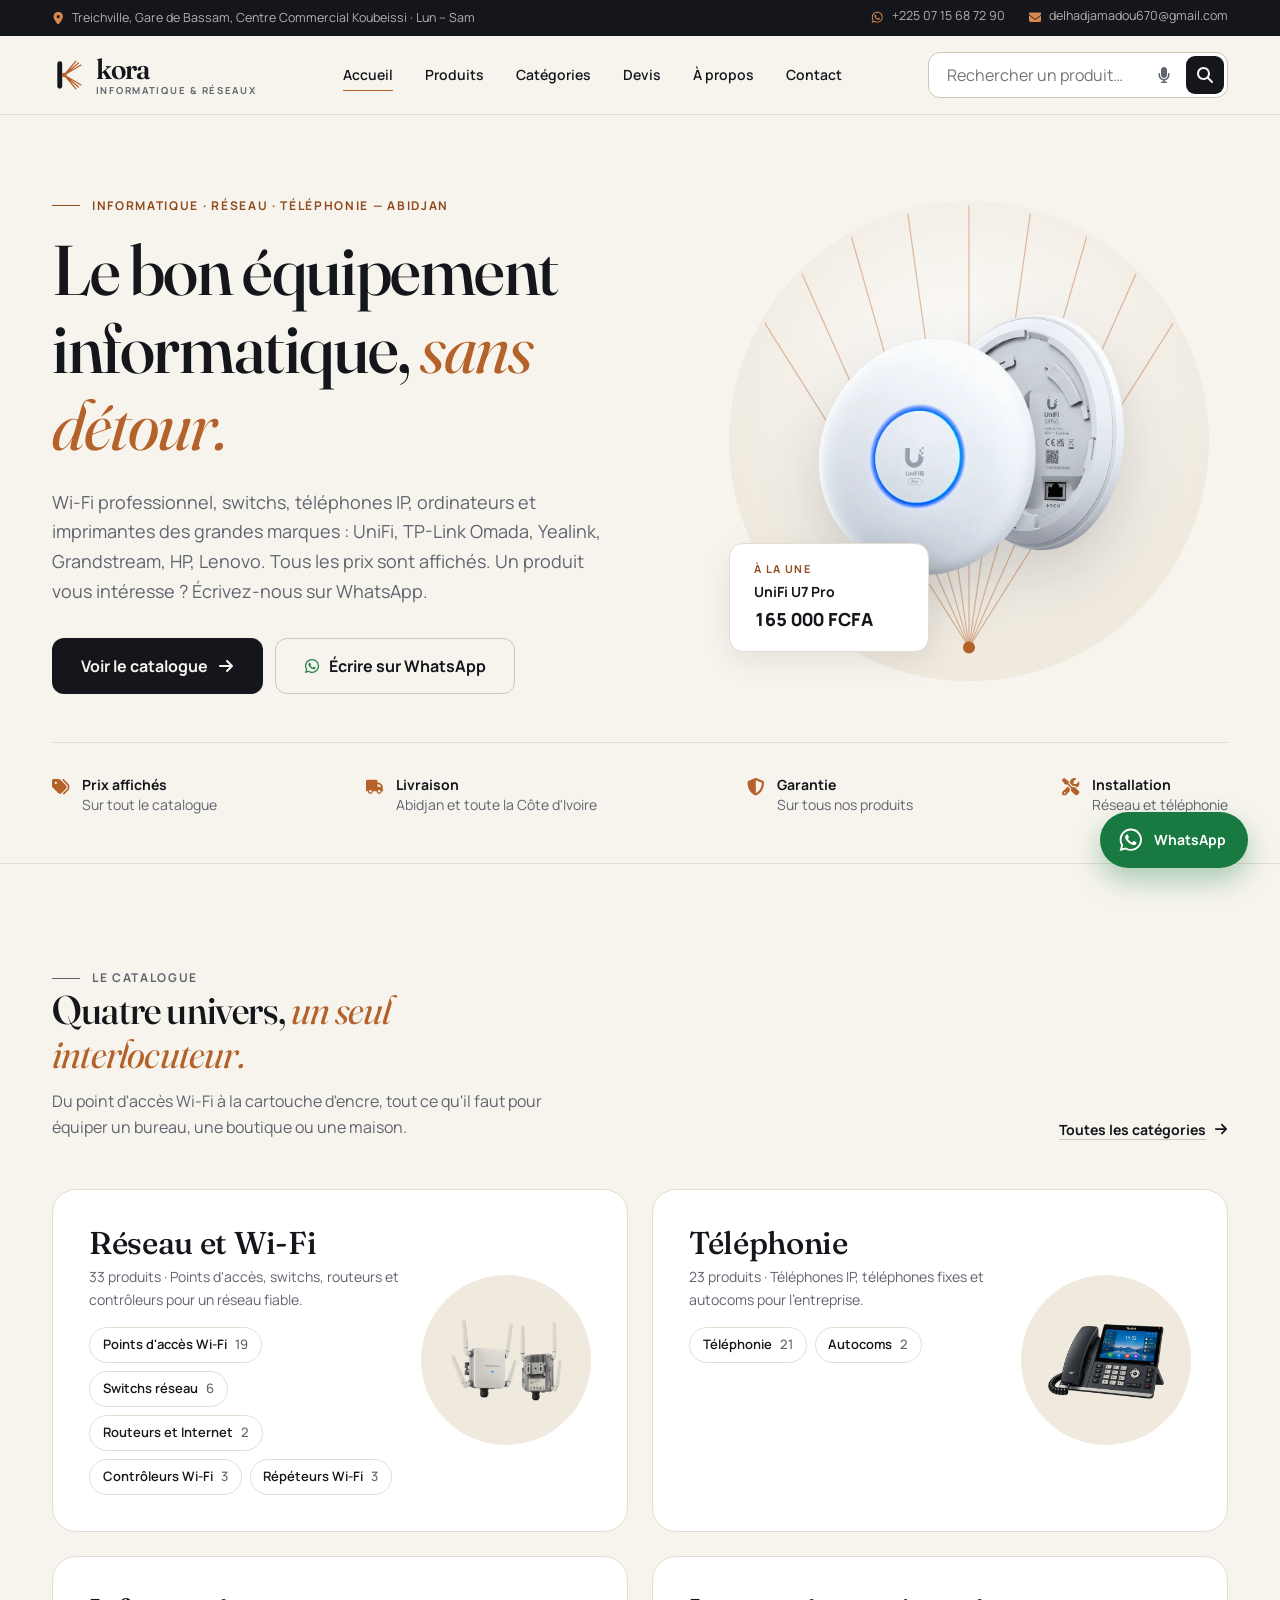
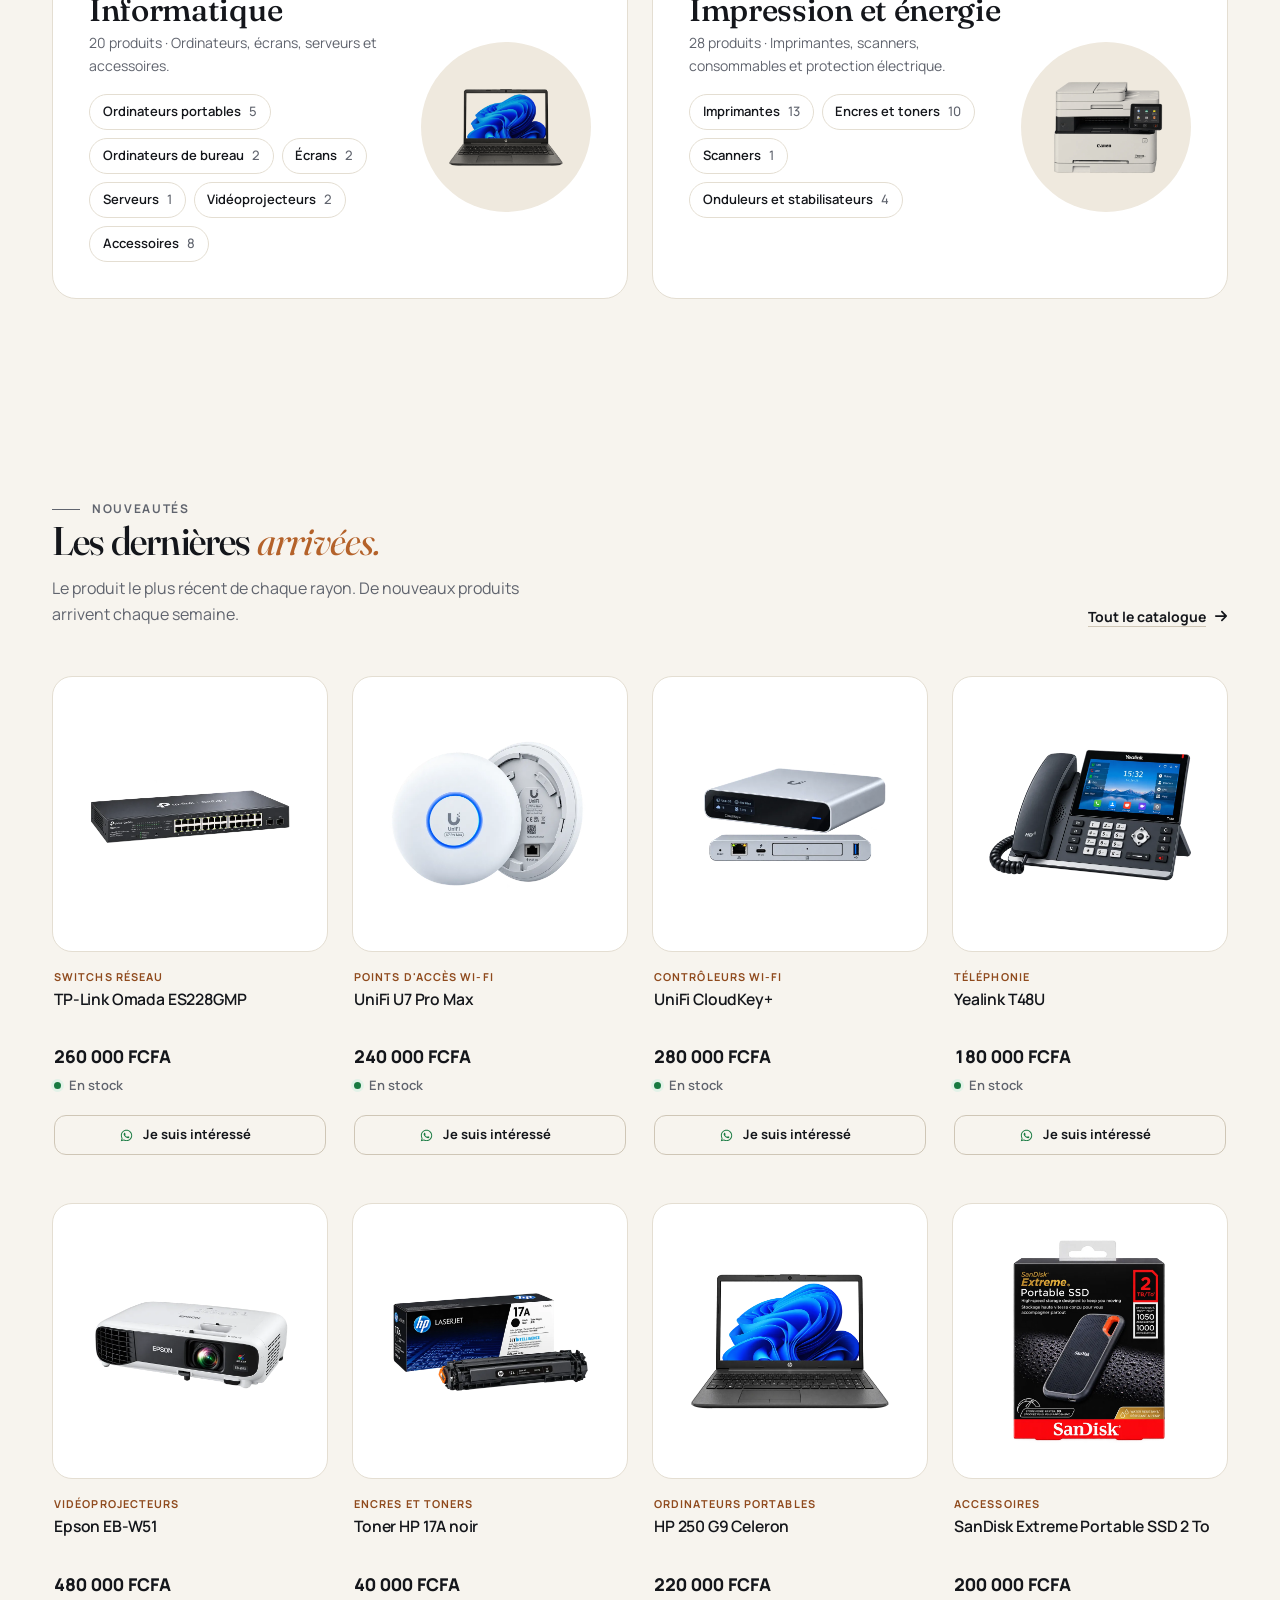
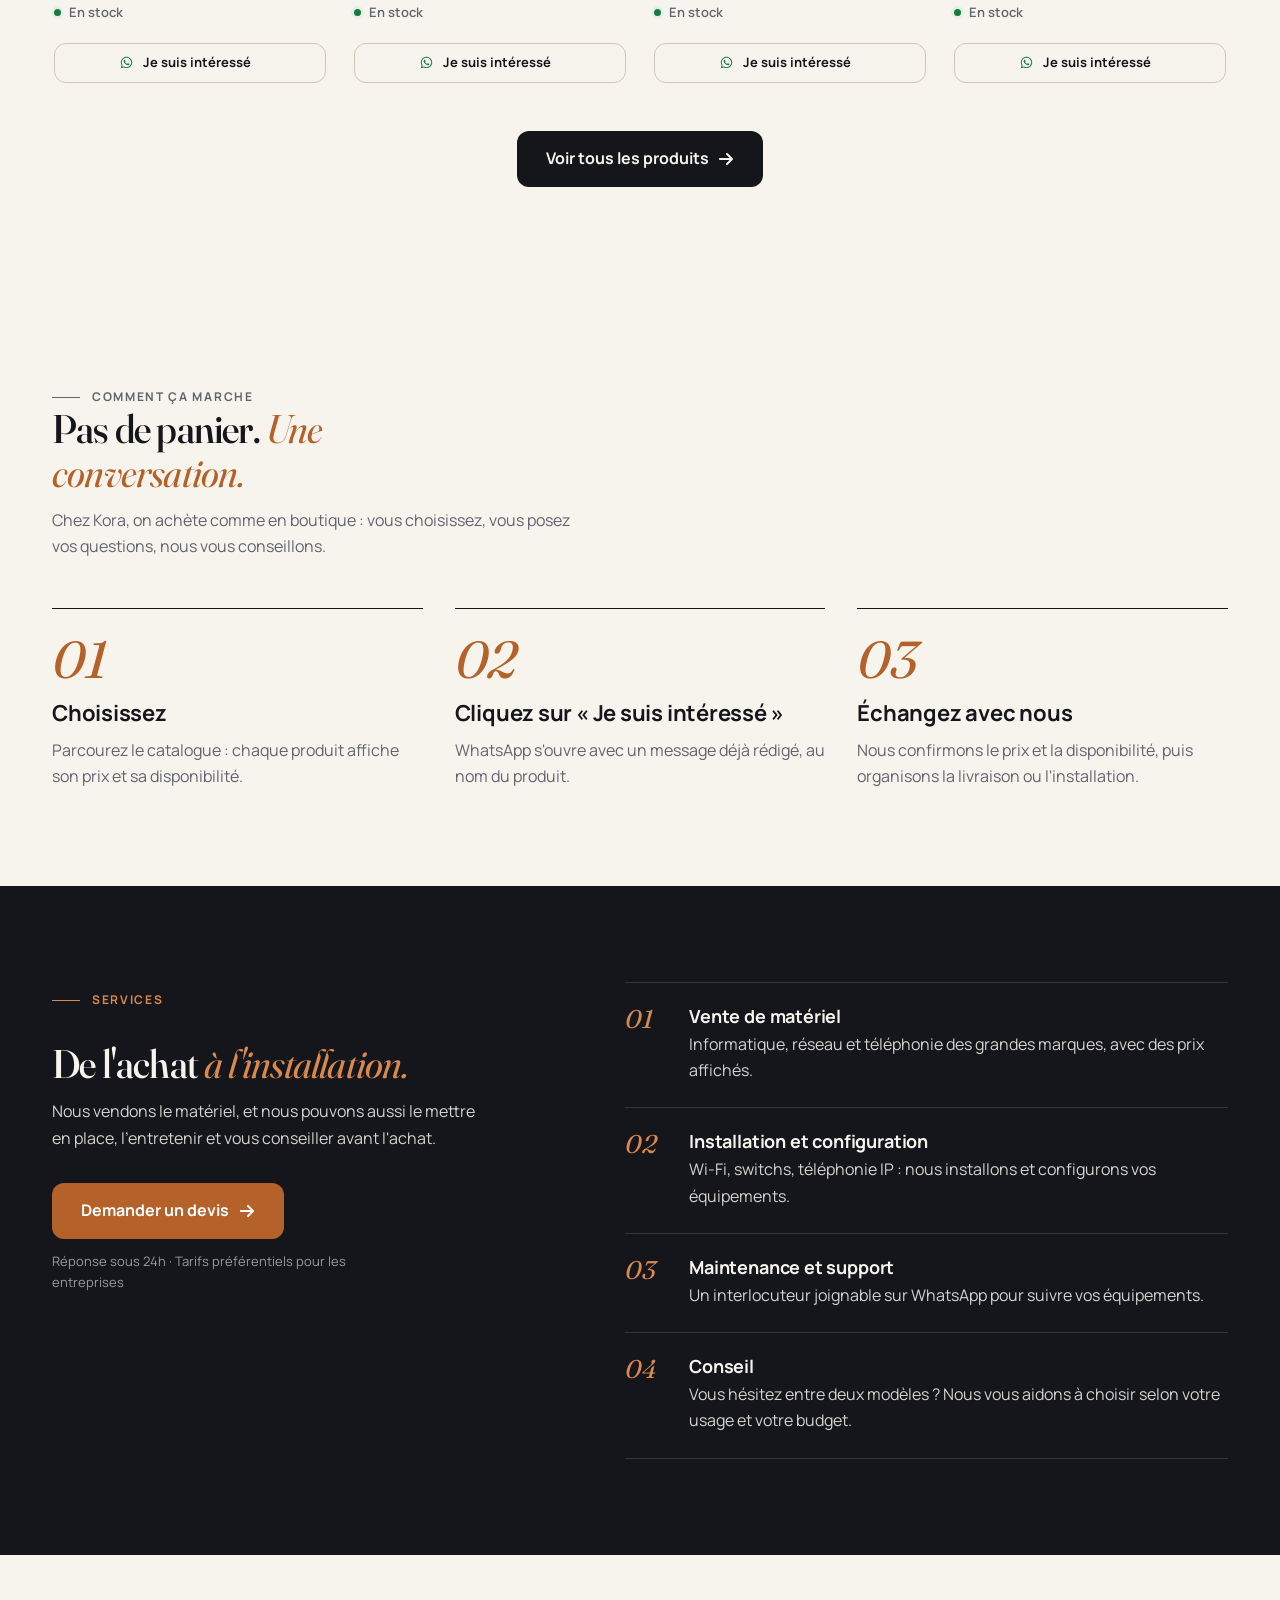
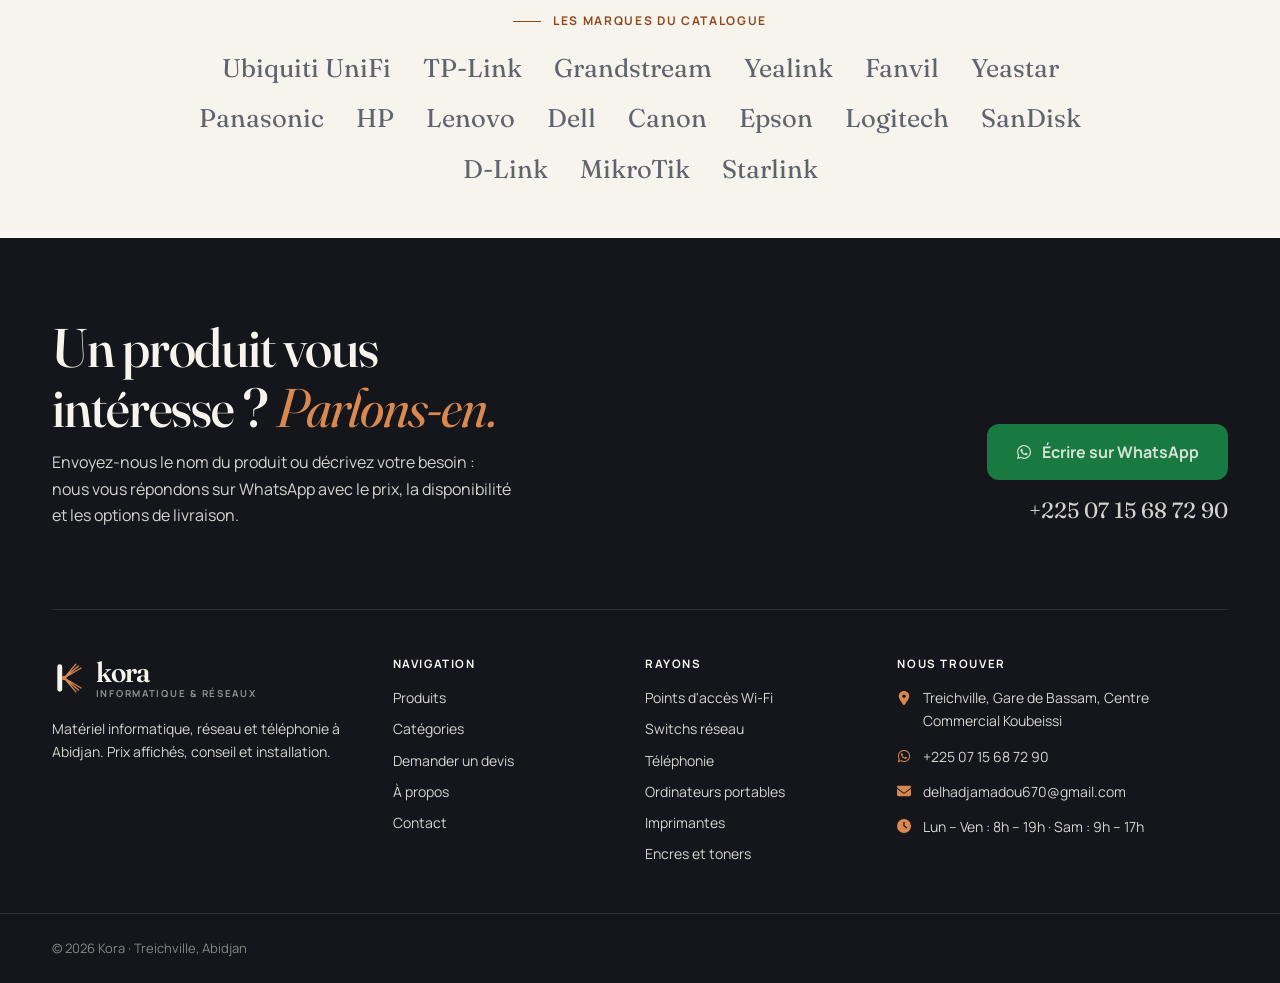
<file: index.html>
<!DOCTYPE html>
<html lang="fr">
<head>
  <meta charset="UTF-8">
  <meta name="viewport" content="width=device-width, initial-scale=1">
  <title>Kora – Matériel informatique, réseau et téléphonie à Abidjan</title>
  <meta name="description" content="Kora équipe les entreprises et les particuliers d'Abidjan : Wi-Fi professionnel, switchs, téléphones IP, ordinateurs, imprimantes. Prix affichés, réponse sur WhatsApp.">
  <meta name="theme-color" content="#f7f4ee">

  <meta property="og:type" content="website">
  <meta property="og:locale" content="fr_FR">
  <meta property="og:site_name" content="Kora">
  <meta property="og:title" content="Kora – Le bon équipement informatique, sans détour">
  <meta property="og:description" content="Wi-Fi, réseau, téléphonie IP, ordinateurs et imprimantes à Abidjan. Prix affichés, réponse sur WhatsApp.">
  <meta property="og:image" content="images/og-image.jpg">

  <link rel="icon" href="images/logo-kora.svg" type="image/svg+xml">
  <link rel="icon" href="images/favicon-32.png" type="image/png" sizes="32x32">
  <link rel="apple-touch-icon" href="images/apple-touch-icon.png">

  <link rel="preconnect" href="https://fonts.googleapis.com">
  <link rel="preconnect" href="https://fonts.gstatic.com" crossorigin>
  <link rel="stylesheet" href="https://fonts.googleapis.com/css2?family=Fraunces:ital,opsz,wght@0,9..144,400..600;1,9..144,400..500&family=Manrope:wght@400..800&display=swap">
  <link rel="stylesheet" href="css/base.css">
  <link rel="stylesheet" href="css/components.css">
  <link rel="stylesheet" href="css/pages.css">

  <script src="js/config.js" defer></script>
  <script src="js/data/catalogue.js" defer></script>
  <script src="js/main.js" defer></script>
  <script src="js/products.js" defer></script>
  <script src="js/voice-search.js" defer></script>
  <script src="js/pages/home.js" defer></script>

  <script type="application/ld+json">
    {
      "@context": "https://schema.org",
      "@type": "ComputerStore",
      "name": "Kora",
      "telephone": "+2250715687290",
      "email": "delhadjamadou670@gmail.com",
      "address": {
        "@type": "PostalAddress",
        "streetAddress": "Centre Commercial Koubeissi, Gare de Bassam",
        "addressLocality": "Treichville, Abidjan",
        "addressCountry": "CI"
      },
      "openingHoursSpecification": [
        { "@type": "OpeningHoursSpecification", "dayOfWeek": ["Monday", "Tuesday", "Wednesday", "Thursday", "Friday"], "opens": "08:00", "closes": "19:00" },
        { "@type": "OpeningHoursSpecification", "dayOfWeek": "Saturday", "opens": "09:00", "closes": "17:00" }
      ]
    }
  </script>
</head>
<body data-root="">
  <script src="js/icons.js"></script>
  <a class="skip-link" href="#contenu">Aller au contenu</a>

  <div class="topbar">
    <div class="container topbar-inner">
      <p><svg class="icon" aria-hidden="true"><use href="#icon-location-dot"></use></svg> Treichville, Gare de Bassam, Centre Commercial Koubeissi · Lun – Sam</p>
      <ul class="topbar-links">
        <li><a href="https://wa.me/2250715687290" target="_blank" rel="noopener"><svg class="icon" aria-hidden="true"><use href="#icon-whatsapp"></use></svg> +225 07 15 68 72 90</a></li>
        <li><a href="mailto:delhadjamadou670@gmail.com"><svg class="icon" aria-hidden="true"><use href="#icon-envelope"></use></svg> delhadjamadou670@gmail.com</a></li>
      </ul>
    </div>
  </div>

  <header class="site-header">
    <div class="container header-inner">
      <a class="brand" href="index.html">
        <img src="images/logo-kora.svg" alt="" width="34" height="34">
        <span class="brand-text"><span class="brand-name">kora</span><span class="brand-tagline">Informatique &amp; réseaux</span></span>
      </a>

      <nav class="main-nav" id="main-nav" aria-label="Navigation principale">
        <ul class="nav-list">
          <li><a href="index.html" aria-current="page">Accueil</a></li>
          <li><a href="pages/produits.html">Produits</a></li>
          <li><a href="pages/categories.html">Catégories</a></li>
          <li><a href="pages/devis.html">Devis</a></li>
          <li><a href="pages/a-propos.html">À propos</a></li>
          <li><a href="pages/contact.html">Contact</a></li>
        </ul>
        <a class="btn btn-whatsapp nav-whatsapp" href="https://wa.me/2250715687290" target="_blank" rel="noopener">
          <svg class="icon" aria-hidden="true"><use href="#icon-whatsapp"></use></svg> Écrire sur WhatsApp
        </a>
      </nav>

      <form class="header-search" action="pages/produits.html" method="get" role="search">
        <label class="visually-hidden" for="search-input">Rechercher un produit</label>
        <input id="search-input" type="search" name="search" placeholder="Rechercher un produit…" autocomplete="off">
        <button class="search-btn voice-search-btn" type="button" aria-label="Recherche vocale" aria-pressed="false">
          <svg class="icon" aria-hidden="true"><use href="#icon-microphone"></use></svg>
        </button>
        <button class="search-btn search-submit" type="submit" aria-label="Rechercher">
          <svg class="icon" aria-hidden="true"><use href="#icon-magnifying-glass"></use></svg>
        </button>
      </form>

      <button class="menu-toggle" type="button" aria-expanded="false" aria-controls="main-nav" aria-label="Ouvrir le menu">
        <svg class="icon icon-open" aria-hidden="true"><use href="#icon-bars"></use></svg>
        <svg class="icon icon-close" aria-hidden="true"><use href="#icon-xmark"></use></svg>
      </button>
    </div>
  </header>

  <main id="contenu">
    <section class="hero">
      <div class="container">
        <div class="hero-inner">
          <div>
            <p class="eyebrow">Informatique · Réseau · Téléphonie — Abidjan</p>
            <h1>Le bon équipement informatique, <em>sans détour.</em></h1>
            <p class="hero-lead">
              Wi-Fi professionnel, switchs, téléphones IP, ordinateurs et imprimantes des grandes marques :
              UniFi, TP-Link Omada, Yealink, Grandstream, HP, Lenovo. Tous les prix sont affichés.
              Un produit vous intéresse ? Écrivez-nous sur WhatsApp.
            </p>
            <div class="hero-actions">
              <a class="btn btn-primary btn-lg" href="pages/produits.html">
                Voir le catalogue <svg class="icon icon-arrow" aria-hidden="true"><use href="#icon-arrow-right"></use></svg>
              </a>
              <a class="btn btn-outline btn-lg" href="https://wa.me/2250715687290" target="_blank" rel="noopener">
                <svg class="icon icon-whatsapp" aria-hidden="true"><use href="#icon-whatsapp"></use></svg> Écrire sur WhatsApp
              </a>
            </div>
          </div>

          <div class="hero-visual">
            <div class="hero-calabash">
              <svg class="hero-strings" viewBox="0 0 400 400" aria-hidden="true">
                <g stroke="currentColor" stroke-width="1" stroke-opacity="0.4" stroke-linecap="round">
                  <line x1="200" y1="372" x2="30" y2="102"/>
                  <line x1="200" y1="372" x2="61" y2="61"/>
                  <line x1="200" y1="372" x2="102" y2="30"/>
                  <line x1="200" y1="372" x2="149" y2="11"/>
                  <line x1="200" y1="372" x2="200" y2="4"/>
                  <line x1="200" y1="372" x2="251" y2="11"/>
                  <line x1="200" y1="372" x2="298" y2="30"/>
                  <line x1="200" y1="372" x2="339" y2="61"/>
                  <line x1="200" y1="372" x2="370" y2="102"/>
                </g>
                <circle cx="200" cy="372" r="5" fill="currentColor"/>
              </svg>
              <img src="images/products/unifi-u7-pro.webp" alt="Point d'accès Wi-Fi UniFi U7 Pro" width="320" height="320" fetchpriority="high">
            </div>
            <a class="hero-tag" id="hero-product" data-slug="unifi-u7-pro" href="pages/produit.html?slug=unifi-u7-pro">
              <span class="hero-tag-label">À la une</span>
              <strong>UniFi U7 Pro</strong>
              <span class="hero-tag-price"></span>
            </a>
          </div>
        </div>

        <ul class="assurances">
          <li>
            <svg class="icon" aria-hidden="true"><use href="#icon-tags"></use></svg>
            <div><strong>Prix affichés</strong><span>Sur tout le catalogue</span></div>
          </li>
          <li>
            <svg class="icon" aria-hidden="true"><use href="#icon-truck"></use></svg>
            <div><strong>Livraison</strong><span>Abidjan et toute la Côte d'Ivoire</span></div>
          </li>
          <li>
            <svg class="icon" aria-hidden="true"><use href="#icon-shield-halved"></use></svg>
            <div><strong>Garantie</strong><span>Sur tous nos produits</span></div>
          </li>
          <li>
            <svg class="icon" aria-hidden="true"><use href="#icon-screwdriver-wrench"></use></svg>
            <div><strong>Installation</strong><span>Réseau et téléphonie</span></div>
          </li>
        </ul>
      </div>
    </section>

    <section class="section" aria-labelledby="universes-title" data-reveal>
      <div class="container">
        <div class="section-header">
          <div>
            <p class="eyebrow">Le catalogue</p>
            <h2 id="universes-title">Quatre univers, <em>un seul interlocuteur.</em></h2>
            <p>Du point d'accès Wi-Fi à la cartouche d'encre, tout ce qu'il faut pour équiper un bureau, une boutique ou une maison.</p>
          </div>
          <a class="link-arrow" href="pages/categories.html">
            Toutes les catégories <svg class="icon" aria-hidden="true"><use href="#icon-arrow-right"></use></svg>
          </a>
        </div>
        <ul class="universe-grid" id="home-universes"></ul>
      </div>
    </section>

    <section class="section" aria-labelledby="latest-title" data-reveal>
      <div class="container">
        <div class="section-header">
          <div>
            <p class="eyebrow">Nouveautés</p>
            <h2 id="latest-title">Les dernières <em>arrivées.</em></h2>
            <p>Le produit le plus récent de chaque rayon. De nouveaux produits arrivent chaque semaine.</p>
          </div>
          <a class="link-arrow" href="pages/produits.html">
            Tout le catalogue <svg class="icon" aria-hidden="true"><use href="#icon-arrow-right"></use></svg>
          </a>
        </div>
        <ul class="product-grid" id="latest-products"></ul>
        <div class="section-footer">
          <a class="btn btn-primary btn-lg" href="pages/produits.html">
            Voir tous les produits <svg class="icon icon-arrow" aria-hidden="true"><use href="#icon-arrow-right"></use></svg>
          </a>
        </div>
      </div>
    </section>

    <section class="section" aria-labelledby="steps-title" data-reveal>
      <div class="container">
        <div class="section-header">
          <div>
            <p class="eyebrow">Comment ça marche</p>
            <h2 id="steps-title">Pas de panier. <em>Une conversation.</em></h2>
            <p>Chez Kora, on achète comme en boutique : vous choisissez, vous posez vos questions, nous vous conseillons.</p>
          </div>
        </div>
        <ol class="steps">
          <li>
            <span class="step-number" aria-hidden="true">01</span>
            <h3>Choisissez</h3>
            <p>Parcourez le catalogue : chaque produit affiche son prix et sa disponibilité.</p>
          </li>
          <li>
            <span class="step-number" aria-hidden="true">02</span>
            <h3>Cliquez sur « Je suis intéressé »</h3>
            <p>WhatsApp s'ouvre avec un message déjà rédigé, au nom du produit.</p>
          </li>
          <li>
            <span class="step-number" aria-hidden="true">03</span>
            <h3>Échangez avec nous</h3>
            <p>Nous confirmons le prix et la disponibilité, puis organisons la livraison ou l'installation.</p>
          </li>
        </ol>
      </div>
    </section>

    <section class="section on-dark" aria-labelledby="services-title">
      <div class="container services-inner">
        <div class="services-intro">
          <p class="eyebrow">Services</p>
          <h2 id="services-title">De l'achat <em>à l'installation.</em></h2>
          <p>Nous vendons le matériel, et nous pouvons aussi le mettre en place, l'entretenir et vous conseiller avant l'achat.</p>
          <a class="btn btn-accent btn-lg" href="pages/devis.html">
            Demander un devis <svg class="icon icon-arrow" aria-hidden="true"><use href="#icon-arrow-right"></use></svg>
          </a>
          <p class="form-note">Réponse sous 24h · Tarifs préférentiels pour les entreprises</p>
        </div>
        <ol class="services-list">
          <li>
            <span class="step-number" aria-hidden="true">01</span>
            <div>
              <h3>Vente de matériel</h3>
              <p>Informatique, réseau et téléphonie des grandes marques, avec des prix affichés.</p>
            </div>
          </li>
          <li>
            <span class="step-number" aria-hidden="true">02</span>
            <div>
              <h3>Installation et configuration</h3>
              <p>Wi-Fi, switchs, téléphonie IP : nous installons et configurons vos équipements.</p>
            </div>
          </li>
          <li>
            <span class="step-number" aria-hidden="true">03</span>
            <div>
              <h3>Maintenance et support</h3>
              <p>Un interlocuteur joignable sur WhatsApp pour suivre vos équipements.</p>
            </div>
          </li>
          <li>
            <span class="step-number" aria-hidden="true">04</span>
            <div>
              <h3>Conseil</h3>
              <p>Vous hésitez entre deux modèles ? Nous vous aidons à choisir selon votre usage et votre budget.</p>
            </div>
          </li>
        </ol>
      </div>
    </section>

    <section class="brands" aria-labelledby="brands-title">
      <div class="container">
        <p class="eyebrow" id="brands-title">Les marques du catalogue</p>
        <ul class="brand-list">
          <li>Ubiquiti UniFi</li>
          <li>TP-Link</li>
          <li>Grandstream</li>
          <li>Yealink</li>
          <li>Fanvil</li>
          <li>Yeastar</li>
          <li>Panasonic</li>
          <li>HP</li>
          <li>Lenovo</li>
          <li>Dell</li>
          <li>Canon</li>
          <li>Epson</li>
          <li>Logitech</li>
          <li>SanDisk</li>
          <li>D-Link</li>
          <li>MikroTik</li>
          <li>Starlink</li>
        </ul>
      </div>
    </section>
  </main>

  <footer class="site-footer on-dark">
    <div class="container">
      <div class="footer-cta">
        <div>
          <h2>Un produit vous intéresse&nbsp;? <em>Parlons-en.</em></h2>
          <p>Envoyez-nous le nom du produit ou décrivez votre besoin : nous vous répondons sur WhatsApp avec le prix, la disponibilité et les options de livraison.</p>
        </div>
        <div class="footer-cta-action">
          <a class="btn btn-whatsapp btn-lg" href="https://wa.me/2250715687290" target="_blank" rel="noopener">
            <svg class="icon" aria-hidden="true"><use href="#icon-whatsapp"></use></svg> Écrire sur WhatsApp
          </a>
          <a class="footer-cta-number" href="tel:+2250715687290">+225 07 15 68 72 90</a>
        </div>
      </div>

      <div class="footer-grid">
        <div class="footer-about">
          <a class="brand" href="index.html">
            <img src="images/logo-kora-light.svg" alt="" width="34" height="34">
            <span class="brand-text"><span class="brand-name">kora</span><span class="brand-tagline">Informatique &amp; réseaux</span></span>
          </a>
          <p>Matériel informatique, réseau et téléphonie à Abidjan. Prix affichés, conseil et installation.</p>
        </div>

        <nav aria-labelledby="footer-nav-title">
          <h2 class="footer-title" id="footer-nav-title">Navigation</h2>
          <ul class="footer-links">
            <li><a href="pages/produits.html">Produits</a></li>
            <li><a href="pages/categories.html">Catégories</a></li>
            <li><a href="pages/devis.html">Demander un devis</a></li>
            <li><a href="pages/a-propos.html">À propos</a></li>
            <li><a href="pages/contact.html">Contact</a></li>
          </ul>
        </nav>

        <div>
          <h2 class="footer-title">Rayons</h2>
          <ul class="footer-links">
            <li><a href="pages/produits.html?categorie=point-d-acces">Points d'accès Wi-Fi</a></li>
            <li><a href="pages/produits.html?categorie=switchs">Switchs réseau</a></li>
            <li><a href="pages/produits.html?categorie=telephonie-ip-analogique">Téléphonie</a></li>
            <li><a href="pages/produits.html?categorie=ordinateurs-portables">Ordinateurs portables</a></li>
            <li><a href="pages/produits.html?categorie=imprimantes">Imprimantes</a></li>
            <li><a href="pages/produits.html?categorie=consommables">Encres et toners</a></li>
          </ul>
        </div>

        <div>
          <h2 class="footer-title">Nous trouver</h2>
          <ul class="footer-contact">
            <li><svg class="icon" aria-hidden="true"><use href="#icon-location-dot"></use></svg> Treichville, Gare de Bassam, Centre Commercial Koubeissi</li>
            <li><svg class="icon" aria-hidden="true"><use href="#icon-whatsapp"></use></svg> <a href="https://wa.me/2250715687290" target="_blank" rel="noopener">+225 07 15 68 72 90</a></li>
            <li><svg class="icon" aria-hidden="true"><use href="#icon-envelope"></use></svg> <a href="mailto:delhadjamadou670@gmail.com">delhadjamadou670@gmail.com</a></li>
            <li><svg class="icon" aria-hidden="true"><use href="#icon-clock"></use></svg> Lun – Ven : 8h – 19h · Sam : 9h – 17h</li>
          </ul>
        </div>
      </div>
    </div>
    <div class="footer-bottom">
      <div class="container">
        <p>© <span data-year>2026</span> Kora · Treichville, Abidjan</p>
      </div>
    </div>
  </footer>
</body>
</html>
</file>
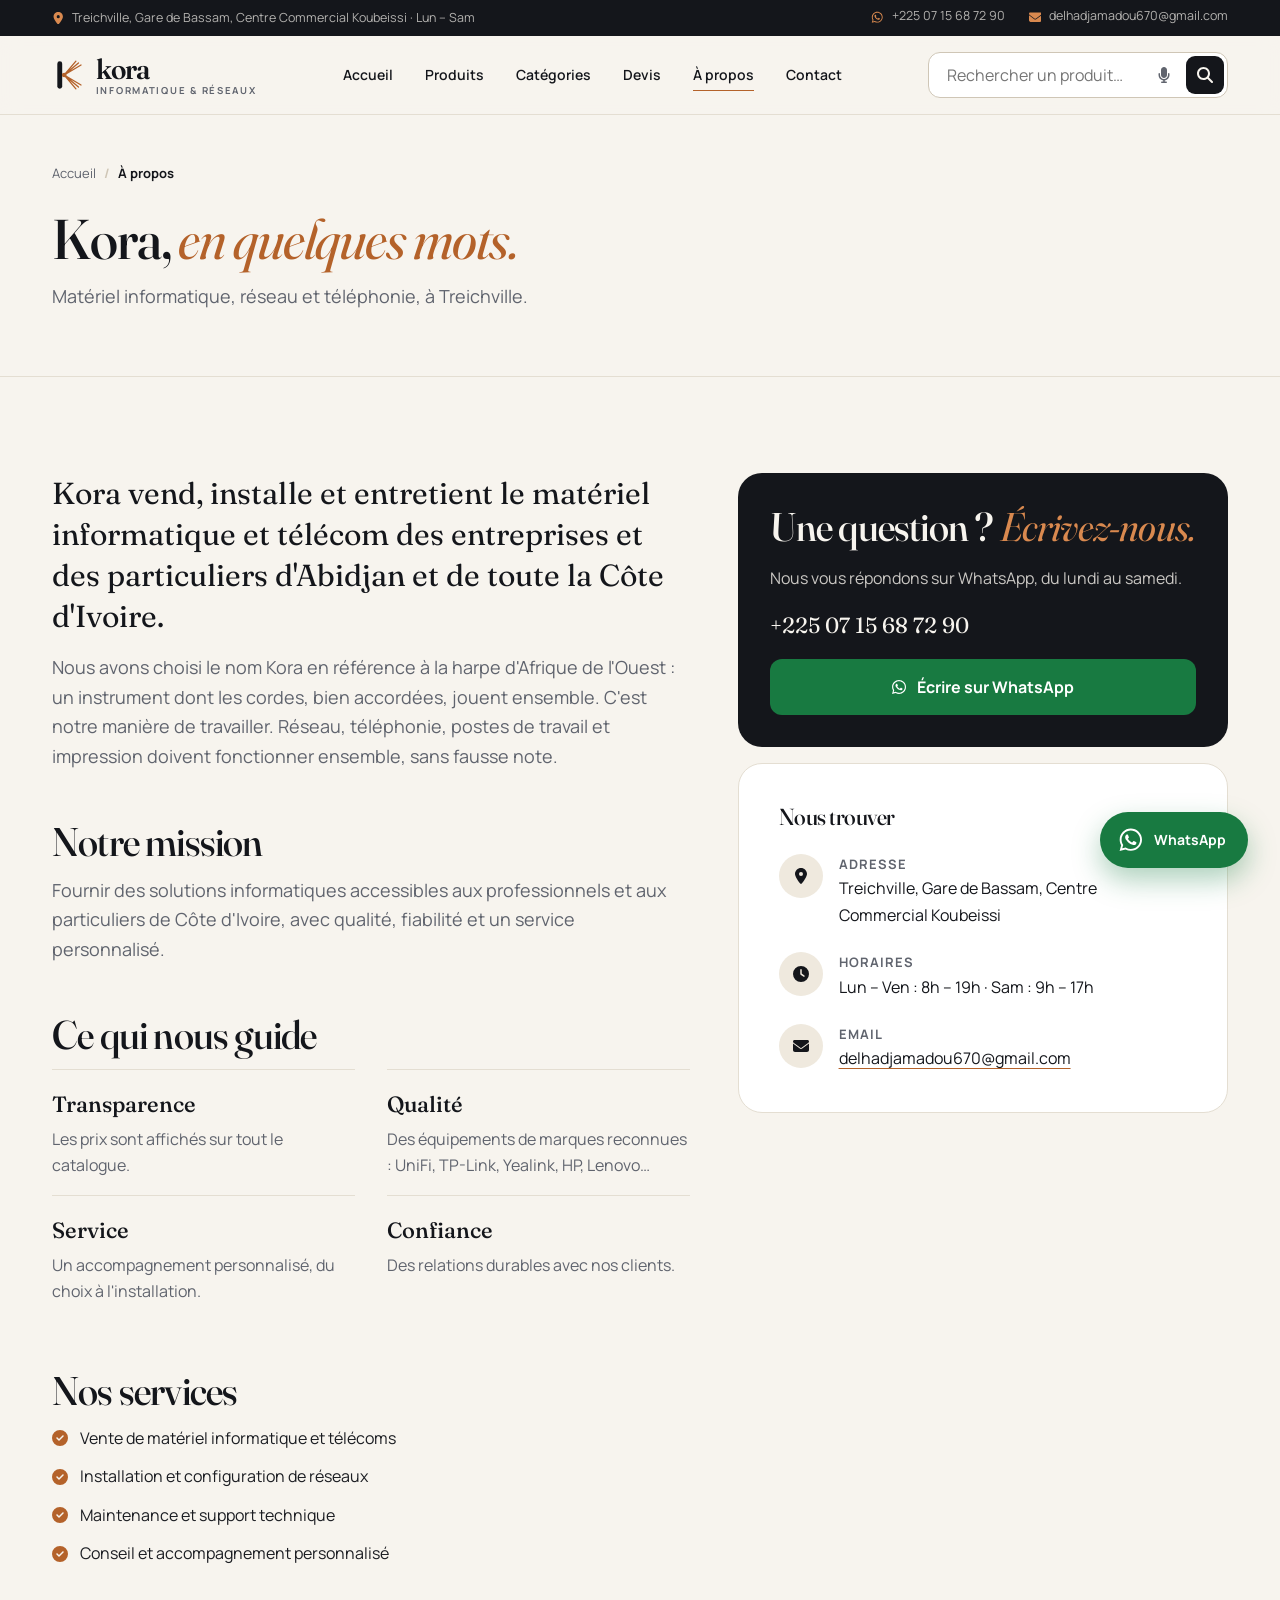
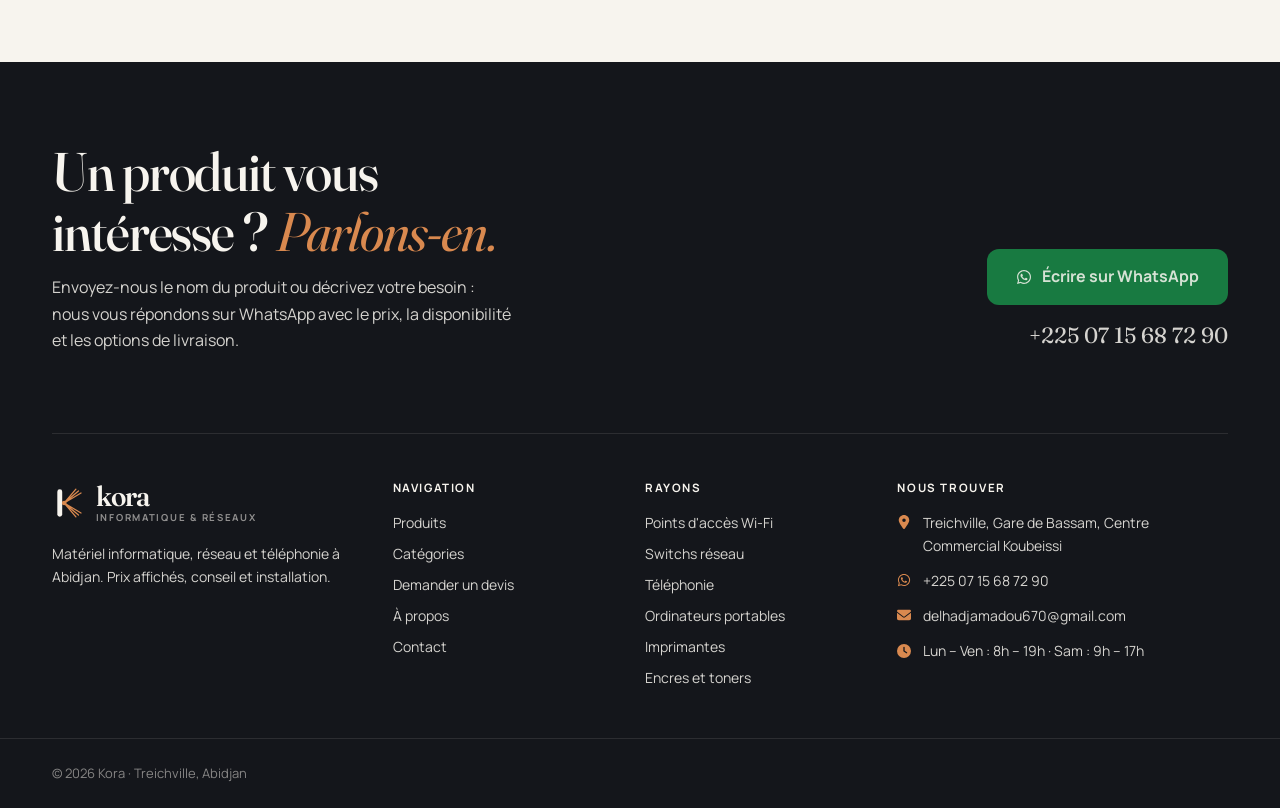
<file: pages/a-propos.html>
<!DOCTYPE html>
<html lang="fr">
<head>
  <meta charset="UTF-8">
  <meta name="viewport" content="width=device-width, initial-scale=1">
  <title>À propos | Kora</title>
  <meta name="description" content="Kora vend, installe et entretient du matériel informatique, réseau et téléphonie à Abidjan, pour les entreprises et les particuliers.">
  <meta name="theme-color" content="#f7f4ee">

  <meta property="og:type" content="website">
  <meta property="og:locale" content="fr_FR">
  <meta property="og:site_name" content="Kora">
  <meta property="og:title" content="À propos | Kora">
  <meta property="og:description" content="Vente d'équipements informatiques et de télécommunications à Abidjan.">
  <meta property="og:image" content="../images/og-image.jpg">

  <link rel="icon" href="../images/logo-kora.svg" type="image/svg+xml">
  <link rel="icon" href="../images/favicon-32.png" type="image/png" sizes="32x32">
  <link rel="apple-touch-icon" href="../images/apple-touch-icon.png">

  <link rel="preconnect" href="https://fonts.googleapis.com">
  <link rel="preconnect" href="https://fonts.gstatic.com" crossorigin>
  <link rel="stylesheet" href="https://fonts.googleapis.com/css2?family=Fraunces:ital,opsz,wght@0,9..144,400..600;1,9..144,400..500&family=Manrope:wght@400..800&display=swap">
  <link rel="stylesheet" href="../css/base.css">
  <link rel="stylesheet" href="../css/components.css">
  <link rel="stylesheet" href="../css/pages.css">

  <script src="../js/config.js" defer></script>
  <script src="../js/main.js" defer></script>
  <script src="../js/voice-search.js" defer></script>
</head>
<body data-root="../">
  <script src="../js/icons.js"></script>
  <a class="skip-link" href="#contenu">Aller au contenu</a>

  <div class="topbar">
    <div class="container topbar-inner">
      <p><svg class="icon" aria-hidden="true"><use href="#icon-location-dot"></use></svg> Treichville, Gare de Bassam, Centre Commercial Koubeissi · Lun – Sam</p>
      <ul class="topbar-links">
        <li><a href="https://wa.me/2250715687290" target="_blank" rel="noopener"><svg class="icon" aria-hidden="true"><use href="#icon-whatsapp"></use></svg> +225 07 15 68 72 90</a></li>
        <li><a href="mailto:delhadjamadou670@gmail.com"><svg class="icon" aria-hidden="true"><use href="#icon-envelope"></use></svg> delhadjamadou670@gmail.com</a></li>
      </ul>
    </div>
  </div>

  <header class="site-header">
    <div class="container header-inner">
      <a class="brand" href="../index.html">
        <img src="../images/logo-kora.svg" alt="" width="34" height="34">
        <span class="brand-text"><span class="brand-name">kora</span><span class="brand-tagline">Informatique &amp; réseaux</span></span>
      </a>

      <nav class="main-nav" id="main-nav" aria-label="Navigation principale">
        <ul class="nav-list">
          <li><a href="../index.html">Accueil</a></li>
          <li><a href="produits.html">Produits</a></li>
          <li><a href="categories.html">Catégories</a></li>
          <li><a href="devis.html">Devis</a></li>
          <li><a href="a-propos.html" aria-current="page">À propos</a></li>
          <li><a href="contact.html">Contact</a></li>
        </ul>
        <a class="btn btn-whatsapp nav-whatsapp" href="https://wa.me/2250715687290" target="_blank" rel="noopener">
          <svg class="icon" aria-hidden="true"><use href="#icon-whatsapp"></use></svg> Écrire sur WhatsApp
        </a>
      </nav>

      <form class="header-search" action="produits.html" method="get" role="search">
        <label class="visually-hidden" for="search-input">Rechercher un produit</label>
        <input id="search-input" type="search" name="search" placeholder="Rechercher un produit…" autocomplete="off">
        <button class="search-btn voice-search-btn" type="button" aria-label="Recherche vocale" aria-pressed="false">
          <svg class="icon" aria-hidden="true"><use href="#icon-microphone"></use></svg>
        </button>
        <button class="search-btn search-submit" type="submit" aria-label="Rechercher">
          <svg class="icon" aria-hidden="true"><use href="#icon-magnifying-glass"></use></svg>
        </button>
      </form>

      <button class="menu-toggle" type="button" aria-expanded="false" aria-controls="main-nav" aria-label="Ouvrir le menu">
        <svg class="icon icon-open" aria-hidden="true"><use href="#icon-bars"></use></svg>
        <svg class="icon icon-close" aria-hidden="true"><use href="#icon-xmark"></use></svg>
      </button>
    </div>
  </header>

  <main id="contenu">
    <section class="page-hero">
      <div class="container">
        <nav class="breadcrumb" aria-label="Fil d'Ariane">
          <ol>
            <li><a href="../index.html">Accueil</a></li>
            <li aria-current="page">À propos</li>
          </ol>
        </nav>
        <h1>Kora, <em>en quelques mots.</em></h1>
        <p>Matériel informatique, réseau et téléphonie, à Treichville.</p>
      </div>
    </section>

    <div class="section container">
      <div class="contact-layout">
        <article class="prose">
          <p class="lead">
            Kora vend, installe et entretient le matériel informatique et télécom des entreprises
            et des particuliers d'Abidjan et de toute la Côte d'Ivoire.
          </p>
          <p>
            Nous avons choisi le nom Kora en référence à la harpe
            d'Afrique de l'Ouest : un instrument dont les cordes, bien accordées, jouent ensemble.
            C'est notre manière de travailler. Réseau, téléphonie, postes de travail et impression
            doivent fonctionner ensemble, sans fausse note.
          </p>

          <h2>Notre mission</h2>
          <p>
            Fournir des solutions informatiques accessibles aux professionnels et aux particuliers
            de Côte d'Ivoire, avec qualité, fiabilité et un service personnalisé.
          </p>

          <h2>Ce qui nous guide</h2>
          <ul class="values-grid">
            <li><strong>Transparence</strong> Les prix sont affichés sur tout le catalogue.</li>
            <li><strong>Qualité</strong> Des équipements de marques reconnues : UniFi, TP-Link, Yealink, HP, Lenovo…</li>
            <li><strong>Service</strong> Un accompagnement personnalisé, du choix à l'installation.</li>
            <li><strong>Confiance</strong> Des relations durables avec nos clients.</li>
          </ul>

          <h2>Nos services</h2>
          <ul class="check-list">
            <li><svg class="icon" aria-hidden="true"><use href="#icon-circle-check"></use></svg> Vente de matériel informatique et télécoms</li>
            <li><svg class="icon" aria-hidden="true"><use href="#icon-circle-check"></use></svg> Installation et configuration de réseaux</li>
            <li><svg class="icon" aria-hidden="true"><use href="#icon-circle-check"></use></svg> Maintenance et support technique</li>
            <li><svg class="icon" aria-hidden="true"><use href="#icon-circle-check"></use></svg> Conseil et accompagnement personnalisé</li>
          </ul>
        </article>

        <div class="aside-stack">
          <section class="whatsapp-card on-dark" aria-labelledby="about-whatsapp-title">
            <h2 id="about-whatsapp-title">Une question&nbsp;? <em>Écrivez-nous.</em></h2>
            <p>Nous vous répondons sur WhatsApp, du lundi au samedi.</p>
            <span class="whatsapp-card-number">+225 07 15 68 72 90</span>
            <a class="btn btn-whatsapp btn-lg btn-block" href="https://wa.me/2250715687290" target="_blank" rel="noopener">
              <svg class="icon" aria-hidden="true"><use href="#icon-whatsapp"></use></svg> Écrire sur WhatsApp
            </a>
          </section>

          <section class="panel" aria-labelledby="about-contact-title">
            <h2 class="panel-title" id="about-contact-title">Nous trouver</h2>
            <ul class="info-list">
              <li>
                <span class="info-icon"><svg class="icon" aria-hidden="true"><use href="#icon-location-dot"></use></svg></span>
                <div><strong>Adresse</strong><span>Treichville, Gare de Bassam, Centre Commercial Koubeissi</span></div>
              </li>
              <li>
                <span class="info-icon"><svg class="icon" aria-hidden="true"><use href="#icon-clock"></use></svg></span>
                <div><strong>Horaires</strong><span>Lun – Ven : 8h – 19h · Sam : 9h – 17h</span></div>
              </li>
              <li>
                <span class="info-icon"><svg class="icon" aria-hidden="true"><use href="#icon-envelope"></use></svg></span>
                <div><strong>Email</strong><a href="mailto:delhadjamadou670@gmail.com">delhadjamadou670@gmail.com</a></div>
              </li>
            </ul>
          </section>
        </div>
      </div>
    </div>
  </main>

  <footer class="site-footer on-dark">
    <div class="container">
      <div class="footer-cta">
        <div>
          <h2>Un produit vous intéresse&nbsp;? <em>Parlons-en.</em></h2>
          <p>Envoyez-nous le nom du produit ou décrivez votre besoin : nous vous répondons sur WhatsApp avec le prix, la disponibilité et les options de livraison.</p>
        </div>
        <div class="footer-cta-action">
          <a class="btn btn-whatsapp btn-lg" href="https://wa.me/2250715687290" target="_blank" rel="noopener">
            <svg class="icon" aria-hidden="true"><use href="#icon-whatsapp"></use></svg> Écrire sur WhatsApp
          </a>
          <a class="footer-cta-number" href="tel:+2250715687290">+225 07 15 68 72 90</a>
        </div>
      </div>

      <div class="footer-grid">
        <div class="footer-about">
          <a class="brand" href="../index.html">
            <img src="../images/logo-kora-light.svg" alt="" width="34" height="34">
            <span class="brand-text"><span class="brand-name">kora</span><span class="brand-tagline">Informatique &amp; réseaux</span></span>
          </a>
          <p>Matériel informatique, réseau et téléphonie à Abidjan. Prix affichés, conseil et installation.</p>
        </div>

        <nav aria-labelledby="footer-nav-title">
          <h2 class="footer-title" id="footer-nav-title">Navigation</h2>
          <ul class="footer-links">
            <li><a href="produits.html">Produits</a></li>
            <li><a href="categories.html">Catégories</a></li>
            <li><a href="devis.html">Demander un devis</a></li>
            <li><a href="a-propos.html">À propos</a></li>
            <li><a href="contact.html">Contact</a></li>
          </ul>
        </nav>

        <div>
          <h2 class="footer-title">Rayons</h2>
          <ul class="footer-links">
            <li><a href="produits.html?categorie=point-d-acces">Points d'accès Wi-Fi</a></li>
            <li><a href="produits.html?categorie=switchs">Switchs réseau</a></li>
            <li><a href="produits.html?categorie=telephonie-ip-analogique">Téléphonie</a></li>
            <li><a href="produits.html?categorie=ordinateurs-portables">Ordinateurs portables</a></li>
            <li><a href="produits.html?categorie=imprimantes">Imprimantes</a></li>
            <li><a href="produits.html?categorie=consommables">Encres et toners</a></li>
          </ul>
        </div>

        <div>
          <h2 class="footer-title">Nous trouver</h2>
          <ul class="footer-contact">
            <li><svg class="icon" aria-hidden="true"><use href="#icon-location-dot"></use></svg> Treichville, Gare de Bassam, Centre Commercial Koubeissi</li>
            <li><svg class="icon" aria-hidden="true"><use href="#icon-whatsapp"></use></svg> <a href="https://wa.me/2250715687290" target="_blank" rel="noopener">+225 07 15 68 72 90</a></li>
            <li><svg class="icon" aria-hidden="true"><use href="#icon-envelope"></use></svg> <a href="mailto:delhadjamadou670@gmail.com">delhadjamadou670@gmail.com</a></li>
            <li><svg class="icon" aria-hidden="true"><use href="#icon-clock"></use></svg> Lun – Ven : 8h – 19h · Sam : 9h – 17h</li>
          </ul>
        </div>
      </div>
    </div>
    <div class="footer-bottom">
      <div class="container">
        <p>© <span data-year>2026</span> Kora · Treichville, Abidjan</p>
      </div>
    </div>
  </footer>
</body>
</html>
</file>
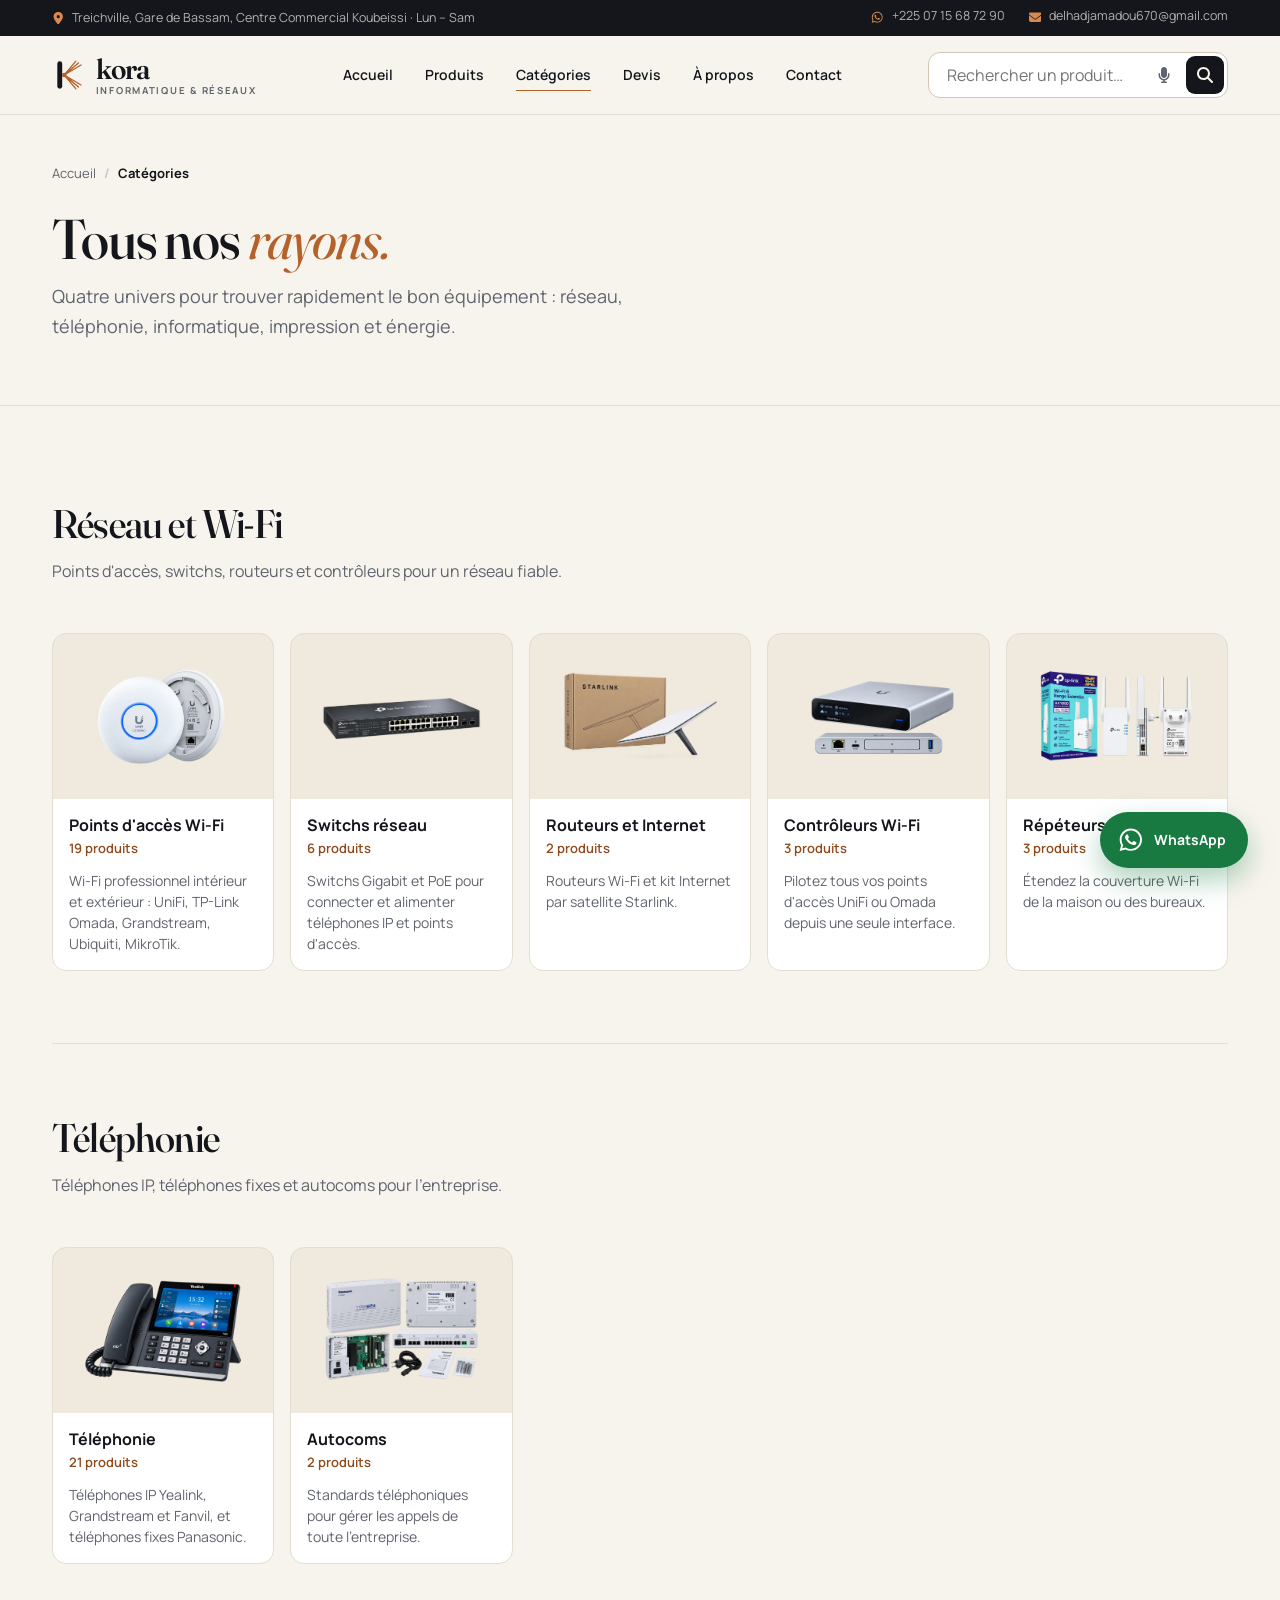
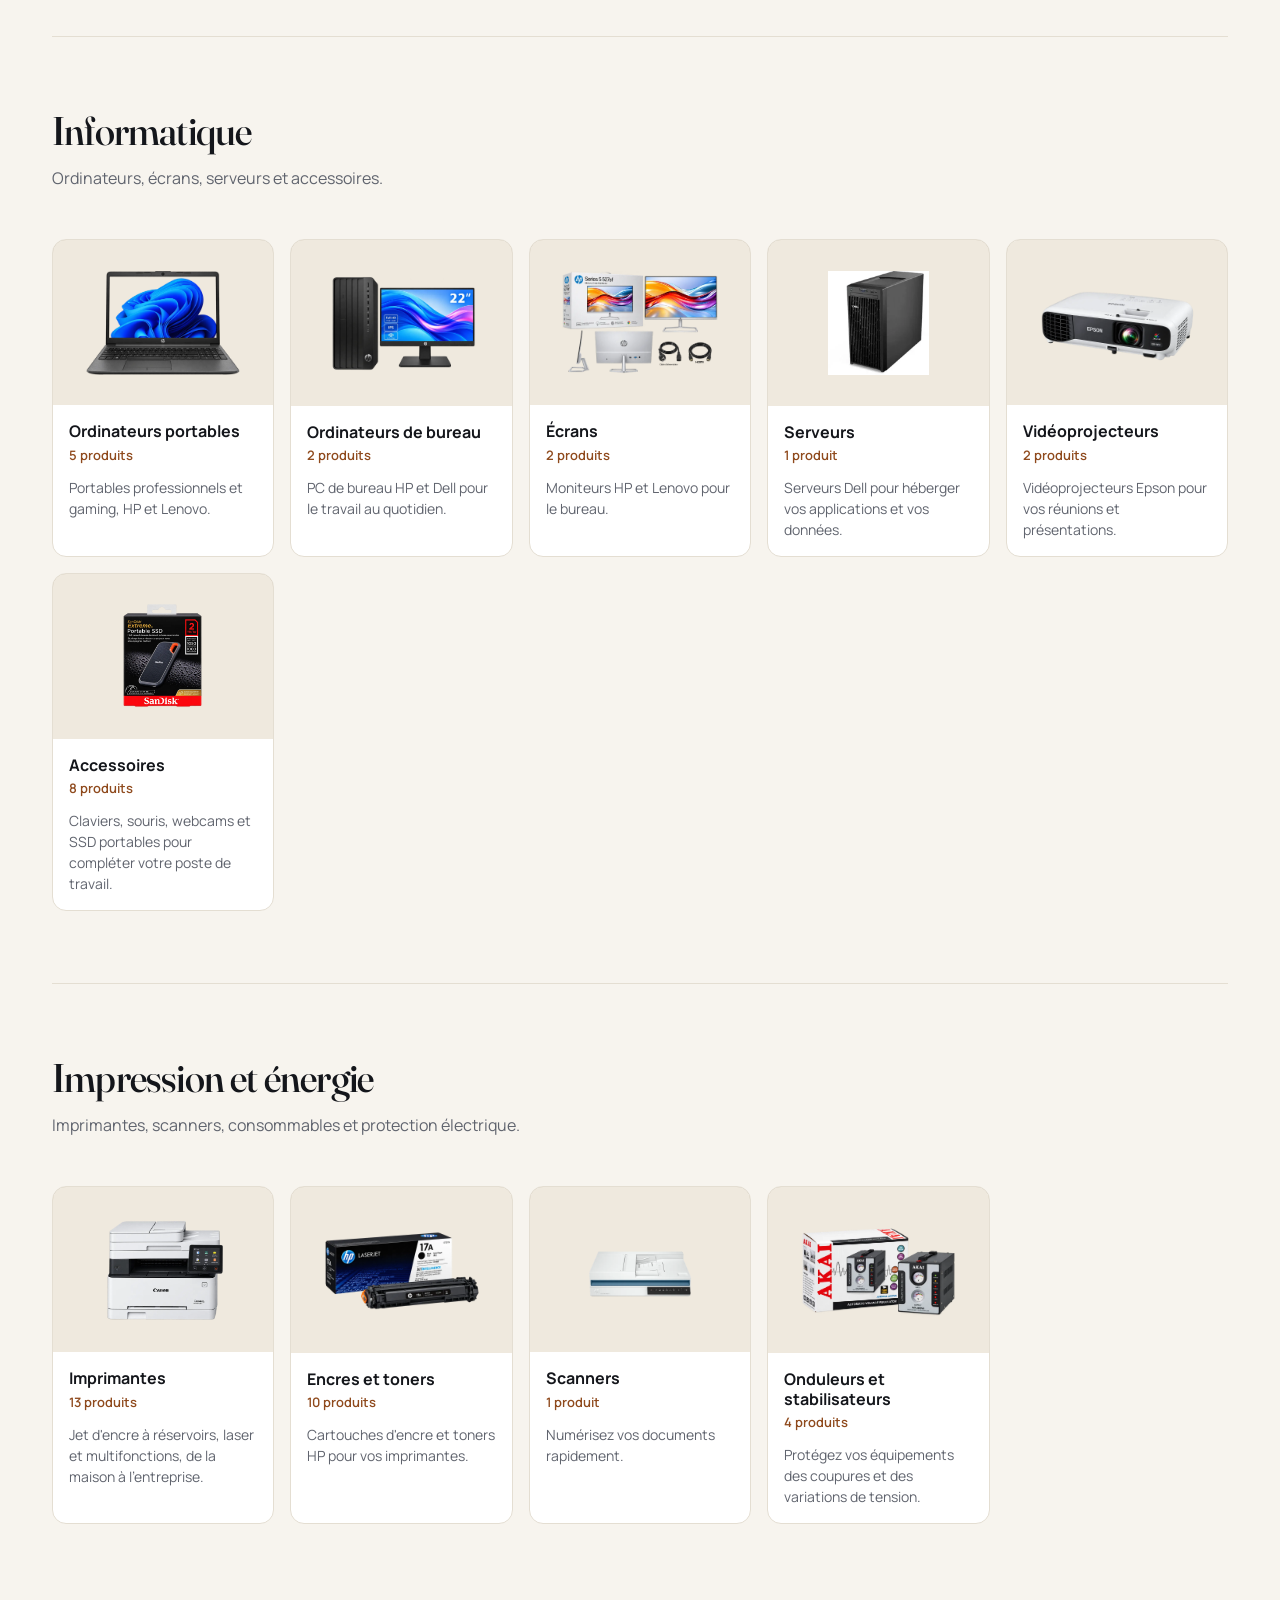
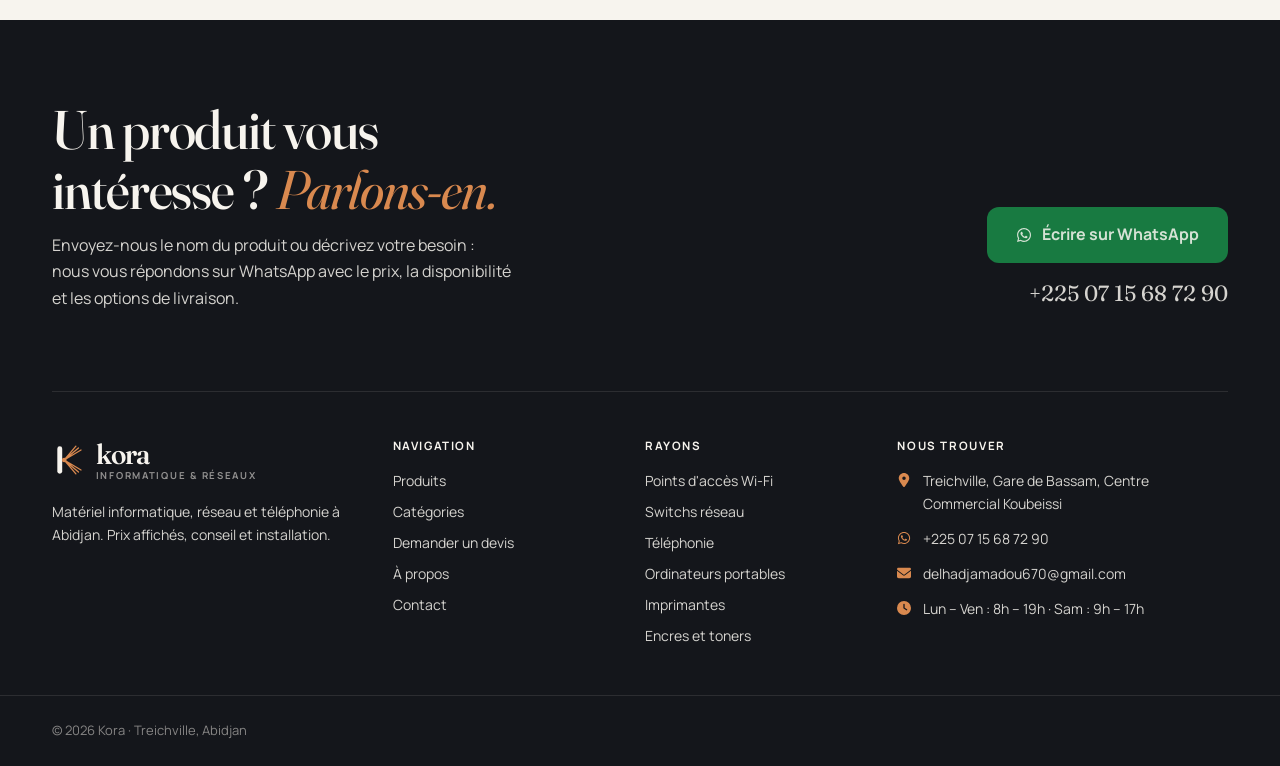
<file: pages/categories.html>
<!DOCTYPE html>
<html lang="fr">
<head>
  <meta charset="UTF-8">
  <meta name="viewport" content="width=device-width, initial-scale=1">
  <title>Nos catégories | Kora</title>
  <meta name="description" content="Parcourez les rayons de Kora : téléphonie IP, points d'accès Wi-Fi, switchs, routeurs, ordinateurs, imprimantes, onduleurs, consommables et plus.">
  <meta name="theme-color" content="#f7f4ee">

  <meta property="og:type" content="website">
  <meta property="og:locale" content="fr_FR">
  <meta property="og:site_name" content="Kora">
  <meta property="og:title" content="Nos catégories | Kora">
  <meta property="og:description" content="Toutes les catégories de matériel informatique, réseau et téléphonie de Kora.">
  <meta property="og:image" content="../images/og-image.jpg">

  <link rel="icon" href="../images/logo-kora.svg" type="image/svg+xml">
  <link rel="icon" href="../images/favicon-32.png" type="image/png" sizes="32x32">
  <link rel="apple-touch-icon" href="../images/apple-touch-icon.png">

  <link rel="preconnect" href="https://fonts.googleapis.com">
  <link rel="preconnect" href="https://fonts.gstatic.com" crossorigin>
  <link rel="stylesheet" href="https://fonts.googleapis.com/css2?family=Fraunces:ital,opsz,wght@0,9..144,400..600;1,9..144,400..500&family=Manrope:wght@400..800&display=swap">
  <link rel="stylesheet" href="../css/base.css">
  <link rel="stylesheet" href="../css/components.css">
  <link rel="stylesheet" href="../css/pages.css">

  <script src="../js/config.js" defer></script>
  <script src="../js/data/catalogue.js" defer></script>
  <script src="../js/main.js" defer></script>
  <script src="../js/products.js" defer></script>
  <script src="../js/voice-search.js" defer></script>
  <script src="../js/pages/categories.js" defer></script>
</head>
<body data-root="../">
  <script src="../js/icons.js"></script>
  <a class="skip-link" href="#contenu">Aller au contenu</a>

  <div class="topbar">
    <div class="container topbar-inner">
      <p><svg class="icon" aria-hidden="true"><use href="#icon-location-dot"></use></svg> Treichville, Gare de Bassam, Centre Commercial Koubeissi · Lun – Sam</p>
      <ul class="topbar-links">
        <li><a href="https://wa.me/2250715687290" target="_blank" rel="noopener"><svg class="icon" aria-hidden="true"><use href="#icon-whatsapp"></use></svg> +225 07 15 68 72 90</a></li>
        <li><a href="mailto:delhadjamadou670@gmail.com"><svg class="icon" aria-hidden="true"><use href="#icon-envelope"></use></svg> delhadjamadou670@gmail.com</a></li>
      </ul>
    </div>
  </div>

  <header class="site-header">
    <div class="container header-inner">
      <a class="brand" href="../index.html">
        <img src="../images/logo-kora.svg" alt="" width="34" height="34">
        <span class="brand-text"><span class="brand-name">kora</span><span class="brand-tagline">Informatique &amp; réseaux</span></span>
      </a>

      <nav class="main-nav" id="main-nav" aria-label="Navigation principale">
        <ul class="nav-list">
          <li><a href="../index.html">Accueil</a></li>
          <li><a href="produits.html">Produits</a></li>
          <li><a href="categories.html" aria-current="page">Catégories</a></li>
          <li><a href="devis.html">Devis</a></li>
          <li><a href="a-propos.html">À propos</a></li>
          <li><a href="contact.html">Contact</a></li>
        </ul>
        <a class="btn btn-whatsapp nav-whatsapp" href="https://wa.me/2250715687290" target="_blank" rel="noopener">
          <svg class="icon" aria-hidden="true"><use href="#icon-whatsapp"></use></svg> Écrire sur WhatsApp
        </a>
      </nav>

      <form class="header-search" action="produits.html" method="get" role="search">
        <label class="visually-hidden" for="search-input">Rechercher un produit</label>
        <input id="search-input" type="search" name="search" placeholder="Rechercher un produit…" autocomplete="off">
        <button class="search-btn voice-search-btn" type="button" aria-label="Recherche vocale" aria-pressed="false">
          <svg class="icon" aria-hidden="true"><use href="#icon-microphone"></use></svg>
        </button>
        <button class="search-btn search-submit" type="submit" aria-label="Rechercher">
          <svg class="icon" aria-hidden="true"><use href="#icon-magnifying-glass"></use></svg>
        </button>
      </form>

      <button class="menu-toggle" type="button" aria-expanded="false" aria-controls="main-nav" aria-label="Ouvrir le menu">
        <svg class="icon icon-open" aria-hidden="true"><use href="#icon-bars"></use></svg>
        <svg class="icon icon-close" aria-hidden="true"><use href="#icon-xmark"></use></svg>
      </button>
    </div>
  </header>

  <main id="contenu">
    <section class="page-hero">
      <div class="container">
        <nav class="breadcrumb" aria-label="Fil d'Ariane">
          <ol>
            <li><a href="../index.html">Accueil</a></li>
            <li aria-current="page">Catégories</li>
          </ol>
        </nav>
        <h1>Tous nos <em>rayons.</em></h1>
        <p>Quatre univers pour trouver rapidement le bon équipement : réseau, téléphonie, informatique, impression et énergie.</p>
      </div>
    </section>

    <div class="section">
      <div class="container" id="category-list"></div>
    </div>
  </main>

  <footer class="site-footer on-dark">
    <div class="container">
      <div class="footer-cta">
        <div>
          <h2>Un produit vous intéresse&nbsp;? <em>Parlons-en.</em></h2>
          <p>Envoyez-nous le nom du produit ou décrivez votre besoin : nous vous répondons sur WhatsApp avec le prix, la disponibilité et les options de livraison.</p>
        </div>
        <div class="footer-cta-action">
          <a class="btn btn-whatsapp btn-lg" href="https://wa.me/2250715687290" target="_blank" rel="noopener">
            <svg class="icon" aria-hidden="true"><use href="#icon-whatsapp"></use></svg> Écrire sur WhatsApp
          </a>
          <a class="footer-cta-number" href="tel:+2250715687290">+225 07 15 68 72 90</a>
        </div>
      </div>

      <div class="footer-grid">
        <div class="footer-about">
          <a class="brand" href="../index.html">
            <img src="../images/logo-kora-light.svg" alt="" width="34" height="34">
            <span class="brand-text"><span class="brand-name">kora</span><span class="brand-tagline">Informatique &amp; réseaux</span></span>
          </a>
          <p>Matériel informatique, réseau et téléphonie à Abidjan. Prix affichés, conseil et installation.</p>
        </div>

        <nav aria-labelledby="footer-nav-title">
          <h2 class="footer-title" id="footer-nav-title">Navigation</h2>
          <ul class="footer-links">
            <li><a href="produits.html">Produits</a></li>
            <li><a href="categories.html">Catégories</a></li>
            <li><a href="devis.html">Demander un devis</a></li>
            <li><a href="a-propos.html">À propos</a></li>
            <li><a href="contact.html">Contact</a></li>
          </ul>
        </nav>

        <div>
          <h2 class="footer-title">Rayons</h2>
          <ul class="footer-links">
            <li><a href="produits.html?categorie=point-d-acces">Points d'accès Wi-Fi</a></li>
            <li><a href="produits.html?categorie=switchs">Switchs réseau</a></li>
            <li><a href="produits.html?categorie=telephonie-ip-analogique">Téléphonie</a></li>
            <li><a href="produits.html?categorie=ordinateurs-portables">Ordinateurs portables</a></li>
            <li><a href="produits.html?categorie=imprimantes">Imprimantes</a></li>
            <li><a href="produits.html?categorie=consommables">Encres et toners</a></li>
          </ul>
        </div>

        <div>
          <h2 class="footer-title">Nous trouver</h2>
          <ul class="footer-contact">
            <li><svg class="icon" aria-hidden="true"><use href="#icon-location-dot"></use></svg> Treichville, Gare de Bassam, Centre Commercial Koubeissi</li>
            <li><svg class="icon" aria-hidden="true"><use href="#icon-whatsapp"></use></svg> <a href="https://wa.me/2250715687290" target="_blank" rel="noopener">+225 07 15 68 72 90</a></li>
            <li><svg class="icon" aria-hidden="true"><use href="#icon-envelope"></use></svg> <a href="mailto:delhadjamadou670@gmail.com">delhadjamadou670@gmail.com</a></li>
            <li><svg class="icon" aria-hidden="true"><use href="#icon-clock"></use></svg> Lun – Ven : 8h – 19h · Sam : 9h – 17h</li>
          </ul>
        </div>
      </div>
    </div>
    <div class="footer-bottom">
      <div class="container">
        <p>© <span data-year>2026</span> Kora · Treichville, Abidjan</p>
      </div>
    </div>
  </footer>
</body>
</html>
</file>
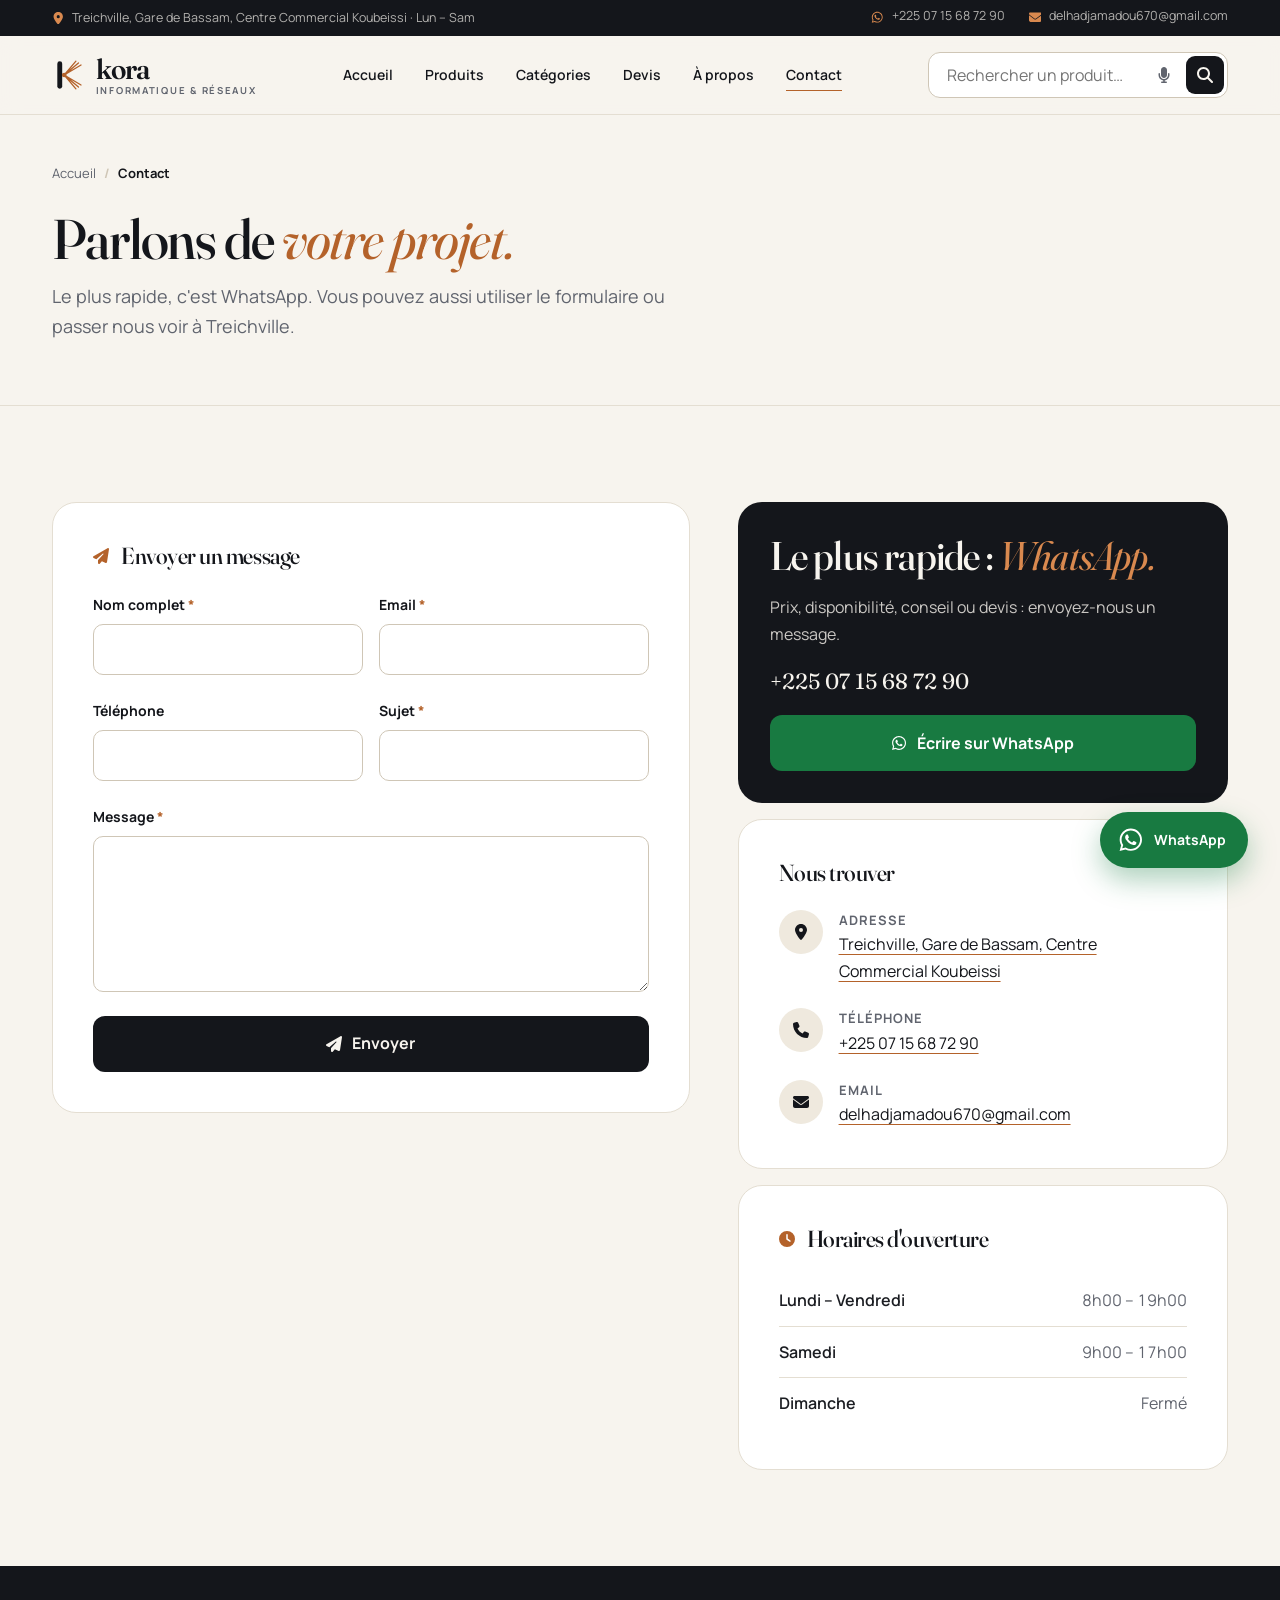
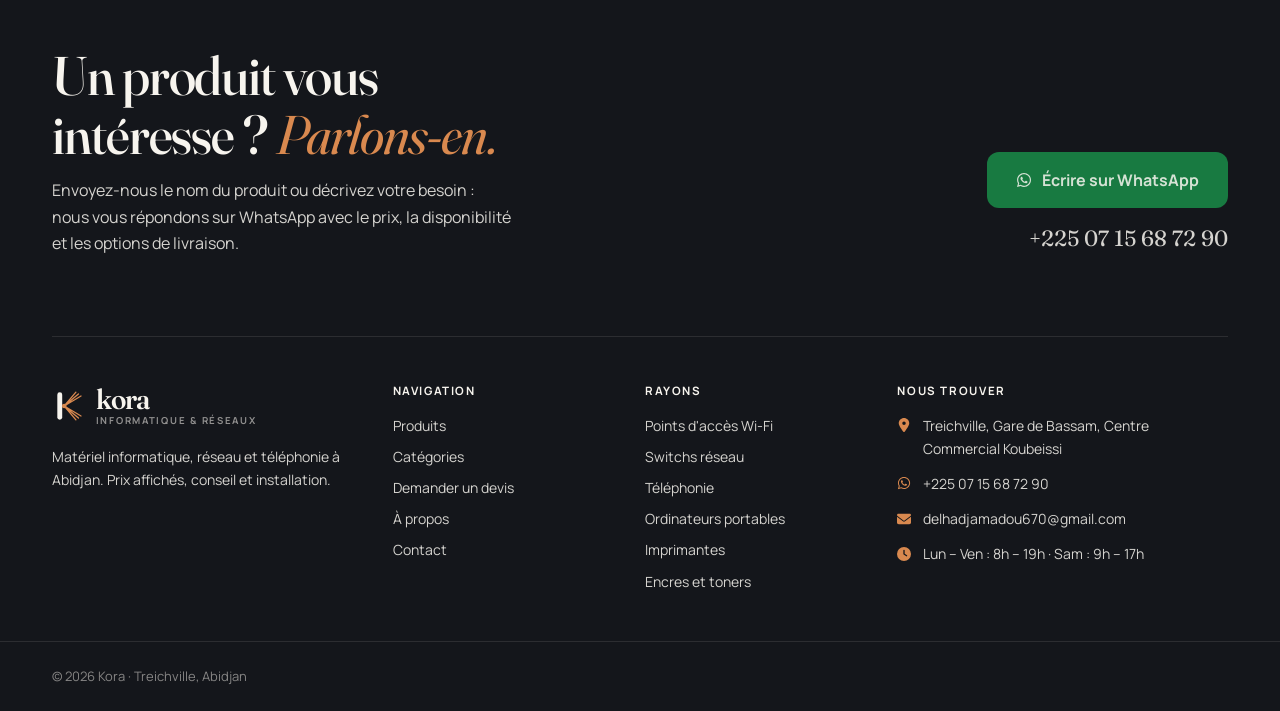
<file: pages/contact.html>
<!DOCTYPE html>
<html lang="fr">
<head>
  <meta charset="UTF-8">
  <meta name="viewport" content="width=device-width, initial-scale=1">
  <title>Contactez-nous | Kora</title>
  <meta name="description" content="Contactez Kora à Treichville (Gare de Bassam, Centre Commercial Koubeissi) : téléphone, WhatsApp, email et formulaire. Ouvert du lundi au samedi.">
  <meta name="theme-color" content="#f7f4ee">

  <meta property="og:type" content="website">
  <meta property="og:locale" content="fr_FR">
  <meta property="og:site_name" content="Kora">
  <meta property="og:title" content="Contactez-nous | Kora">
  <meta property="og:description" content="Téléphone, WhatsApp, email et adresse de Kora à Abidjan.">
  <meta property="og:image" content="../images/og-image.jpg">

  <link rel="icon" href="../images/logo-kora.svg" type="image/svg+xml">
  <link rel="icon" href="../images/favicon-32.png" type="image/png" sizes="32x32">
  <link rel="apple-touch-icon" href="../images/apple-touch-icon.png">

  <link rel="preconnect" href="https://fonts.googleapis.com">
  <link rel="preconnect" href="https://fonts.gstatic.com" crossorigin>
  <link rel="stylesheet" href="https://fonts.googleapis.com/css2?family=Fraunces:ital,opsz,wght@0,9..144,400..600;1,9..144,400..500&family=Manrope:wght@400..800&display=swap">
  <link rel="stylesheet" href="../css/base.css">
  <link rel="stylesheet" href="../css/components.css">
  <link rel="stylesheet" href="../css/pages.css">

  <script src="../js/config.js" defer></script>
  <script src="../js/main.js" defer></script>
  <script src="../js/voice-search.js" defer></script>
  <script src="../js/forms.js" defer></script>
  <script src="../js/pages/contact.js" defer></script>
</head>
<body data-root="../">
  <script src="../js/icons.js"></script>
  <a class="skip-link" href="#contenu">Aller au contenu</a>

  <div class="topbar">
    <div class="container topbar-inner">
      <p><svg class="icon" aria-hidden="true"><use href="#icon-location-dot"></use></svg> Treichville, Gare de Bassam, Centre Commercial Koubeissi · Lun – Sam</p>
      <ul class="topbar-links">
        <li><a href="https://wa.me/2250715687290" target="_blank" rel="noopener"><svg class="icon" aria-hidden="true"><use href="#icon-whatsapp"></use></svg> +225 07 15 68 72 90</a></li>
        <li><a href="mailto:delhadjamadou670@gmail.com"><svg class="icon" aria-hidden="true"><use href="#icon-envelope"></use></svg> delhadjamadou670@gmail.com</a></li>
      </ul>
    </div>
  </div>

  <header class="site-header">
    <div class="container header-inner">
      <a class="brand" href="../index.html">
        <img src="../images/logo-kora.svg" alt="" width="34" height="34">
        <span class="brand-text"><span class="brand-name">kora</span><span class="brand-tagline">Informatique &amp; réseaux</span></span>
      </a>

      <nav class="main-nav" id="main-nav" aria-label="Navigation principale">
        <ul class="nav-list">
          <li><a href="../index.html">Accueil</a></li>
          <li><a href="produits.html">Produits</a></li>
          <li><a href="categories.html">Catégories</a></li>
          <li><a href="devis.html">Devis</a></li>
          <li><a href="a-propos.html">À propos</a></li>
          <li><a href="contact.html" aria-current="page">Contact</a></li>
        </ul>
        <a class="btn btn-whatsapp nav-whatsapp" href="https://wa.me/2250715687290" target="_blank" rel="noopener">
          <svg class="icon" aria-hidden="true"><use href="#icon-whatsapp"></use></svg> Écrire sur WhatsApp
        </a>
      </nav>

      <form class="header-search" action="produits.html" method="get" role="search">
        <label class="visually-hidden" for="search-input">Rechercher un produit</label>
        <input id="search-input" type="search" name="search" placeholder="Rechercher un produit…" autocomplete="off">
        <button class="search-btn voice-search-btn" type="button" aria-label="Recherche vocale" aria-pressed="false">
          <svg class="icon" aria-hidden="true"><use href="#icon-microphone"></use></svg>
        </button>
        <button class="search-btn search-submit" type="submit" aria-label="Rechercher">
          <svg class="icon" aria-hidden="true"><use href="#icon-magnifying-glass"></use></svg>
        </button>
      </form>

      <button class="menu-toggle" type="button" aria-expanded="false" aria-controls="main-nav" aria-label="Ouvrir le menu">
        <svg class="icon icon-open" aria-hidden="true"><use href="#icon-bars"></use></svg>
        <svg class="icon icon-close" aria-hidden="true"><use href="#icon-xmark"></use></svg>
      </button>
    </div>
  </header>

  <main id="contenu">
    <section class="page-hero">
      <div class="container">
        <nav class="breadcrumb" aria-label="Fil d'Ariane">
          <ol>
            <li><a href="../index.html">Accueil</a></li>
            <li aria-current="page">Contact</li>
          </ol>
        </nav>
        <h1>Parlons de <em>votre projet.</em></h1>
        <p>Le plus rapide, c'est WhatsApp. Vous pouvez aussi utiliser le formulaire ou passer nous voir à Treichville.</p>
      </div>
    </section>

    <div class="section container">
      <div class="contact-layout">
        <form class="panel" id="contact-form">
          <h2 class="panel-title"><svg class="icon" aria-hidden="true"><use href="#icon-paper-plane"></use></svg> Envoyer un message</h2>
          <div class="form-grid">
            <div class="form-field">
              <label class="form-label" for="contact-nom">Nom complet <span class="required" aria-hidden="true">*</span></label>
              <input class="form-control" id="contact-nom" name="nom" type="text" autocomplete="name" required>
            </div>
            <div class="form-field">
              <label class="form-label" for="contact-email">Email <span class="required" aria-hidden="true">*</span></label>
              <input class="form-control" id="contact-email" name="email" type="email" autocomplete="email" required>
            </div>
            <div class="form-field">
              <label class="form-label" for="contact-telephone">Téléphone</label>
              <input class="form-control" id="contact-telephone" name="telephone" type="tel" autocomplete="tel">
            </div>
            <div class="form-field">
              <label class="form-label" for="contact-sujet">Sujet <span class="required" aria-hidden="true">*</span></label>
              <input class="form-control" id="contact-sujet" name="sujet" type="text" required>
            </div>
            <div class="form-field full">
              <label class="form-label" for="contact-message">Message <span class="required" aria-hidden="true">*</span></label>
              <textarea class="form-control" id="contact-message" name="message" rows="5" required></textarea>
            </div>
            <div class="full">
              <button class="btn btn-primary btn-lg btn-block" type="submit">
                <svg class="icon" aria-hidden="true"><use href="#icon-paper-plane"></use></svg> Envoyer
              </button>
            </div>
          </div>
          <div class="form-status" role="status" tabindex="-1" hidden>
            <svg class="icon" aria-hidden="true"><use href="#icon-circle-check"></use></svg>
            <p>Votre message est prêt dans WhatsApp, il ne reste qu'à l'envoyer. WhatsApp ne s'est pas ouvert ? <a href="https://wa.me/2250715687290" target="_blank" rel="noopener">Cliquez ici</a>.</p>
          </div>
        </form>

        <div class="aside-stack contact-aside">
          <section class="whatsapp-card on-dark" aria-labelledby="whatsapp-title">
            <h2 id="whatsapp-title">Le plus rapide : <em>WhatsApp.</em></h2>
            <p>Prix, disponibilité, conseil ou devis : envoyez-nous un message.</p>
            <span class="whatsapp-card-number">+225 07 15 68 72 90</span>
            <a class="btn btn-whatsapp btn-lg btn-block" href="https://wa.me/2250715687290" target="_blank" rel="noopener">
              <svg class="icon" aria-hidden="true"><use href="#icon-whatsapp"></use></svg> Écrire sur WhatsApp
            </a>
          </section>

          <section class="panel" aria-labelledby="contact-info-title">
            <h2 class="panel-title" id="contact-info-title">Nous trouver</h2>
            <ul class="info-list">
              <li>
                <span class="info-icon"><svg class="icon" aria-hidden="true"><use href="#icon-location-dot"></use></svg></span>
                <div>
                  <strong>Adresse</strong>
                  <a href="https://www.google.com/maps/search/?api=1&amp;query=Centre+Commercial+Koubeissi+Gare+de+Bassam+Treichville+Abidjan" target="_blank" rel="noopener">Treichville, Gare de Bassam, Centre Commercial Koubeissi</a>
                </div>
              </li>
              <li>
                <span class="info-icon"><svg class="icon" aria-hidden="true"><use href="#icon-phone"></use></svg></span>
                <div>
                  <strong>Téléphone</strong>
                  <a href="tel:+2250715687290">+225 07 15 68 72 90</a>
                </div>
              </li>
              <li>
                <span class="info-icon"><svg class="icon" aria-hidden="true"><use href="#icon-envelope"></use></svg></span>
                <div>
                  <strong>Email</strong>
                  <a href="mailto:delhadjamadou670@gmail.com">delhadjamadou670@gmail.com</a>
                </div>
              </li>
            </ul>
          </section>

          <section class="panel" aria-labelledby="hours-title">
            <h2 class="panel-title" id="hours-title"><svg class="icon" aria-hidden="true"><use href="#icon-clock"></use></svg> Horaires d'ouverture</h2>
            <dl class="hours">
              <div><dt>Lundi – Vendredi</dt><dd>8h00 – 19h00</dd></div>
              <div><dt>Samedi</dt><dd>9h00 – 17h00</dd></div>
              <div><dt>Dimanche</dt><dd>Fermé</dd></div>
            </dl>
          </section>
        </div>
      </div>
    </div>
  </main>

  <footer class="site-footer on-dark">
    <div class="container">
      <div class="footer-cta">
        <div>
          <h2>Un produit vous intéresse&nbsp;? <em>Parlons-en.</em></h2>
          <p>Envoyez-nous le nom du produit ou décrivez votre besoin : nous vous répondons sur WhatsApp avec le prix, la disponibilité et les options de livraison.</p>
        </div>
        <div class="footer-cta-action">
          <a class="btn btn-whatsapp btn-lg" href="https://wa.me/2250715687290" target="_blank" rel="noopener">
            <svg class="icon" aria-hidden="true"><use href="#icon-whatsapp"></use></svg> Écrire sur WhatsApp
          </a>
          <a class="footer-cta-number" href="tel:+2250715687290">+225 07 15 68 72 90</a>
        </div>
      </div>

      <div class="footer-grid">
        <div class="footer-about">
          <a class="brand" href="../index.html">
            <img src="../images/logo-kora-light.svg" alt="" width="34" height="34">
            <span class="brand-text"><span class="brand-name">kora</span><span class="brand-tagline">Informatique &amp; réseaux</span></span>
          </a>
          <p>Matériel informatique, réseau et téléphonie à Abidjan. Prix affichés, conseil et installation.</p>
        </div>

        <nav aria-labelledby="footer-nav-title">
          <h2 class="footer-title" id="footer-nav-title">Navigation</h2>
          <ul class="footer-links">
            <li><a href="produits.html">Produits</a></li>
            <li><a href="categories.html">Catégories</a></li>
            <li><a href="devis.html">Demander un devis</a></li>
            <li><a href="a-propos.html">À propos</a></li>
            <li><a href="contact.html">Contact</a></li>
          </ul>
        </nav>

        <div>
          <h2 class="footer-title">Rayons</h2>
          <ul class="footer-links">
            <li><a href="produits.html?categorie=point-d-acces">Points d'accès Wi-Fi</a></li>
            <li><a href="produits.html?categorie=switchs">Switchs réseau</a></li>
            <li><a href="produits.html?categorie=telephonie-ip-analogique">Téléphonie</a></li>
            <li><a href="produits.html?categorie=ordinateurs-portables">Ordinateurs portables</a></li>
            <li><a href="produits.html?categorie=imprimantes">Imprimantes</a></li>
            <li><a href="produits.html?categorie=consommables">Encres et toners</a></li>
          </ul>
        </div>

        <div>
          <h2 class="footer-title">Nous trouver</h2>
          <ul class="footer-contact">
            <li><svg class="icon" aria-hidden="true"><use href="#icon-location-dot"></use></svg> Treichville, Gare de Bassam, Centre Commercial Koubeissi</li>
            <li><svg class="icon" aria-hidden="true"><use href="#icon-whatsapp"></use></svg> <a href="https://wa.me/2250715687290" target="_blank" rel="noopener">+225 07 15 68 72 90</a></li>
            <li><svg class="icon" aria-hidden="true"><use href="#icon-envelope"></use></svg> <a href="mailto:delhadjamadou670@gmail.com">delhadjamadou670@gmail.com</a></li>
            <li><svg class="icon" aria-hidden="true"><use href="#icon-clock"></use></svg> Lun – Ven : 8h – 19h · Sam : 9h – 17h</li>
          </ul>
        </div>
      </div>
    </div>
    <div class="footer-bottom">
      <div class="container">
        <p>© <span data-year>2026</span> Kora · Treichville, Abidjan</p>
      </div>
    </div>
  </footer>
</body>
</html>
</file>
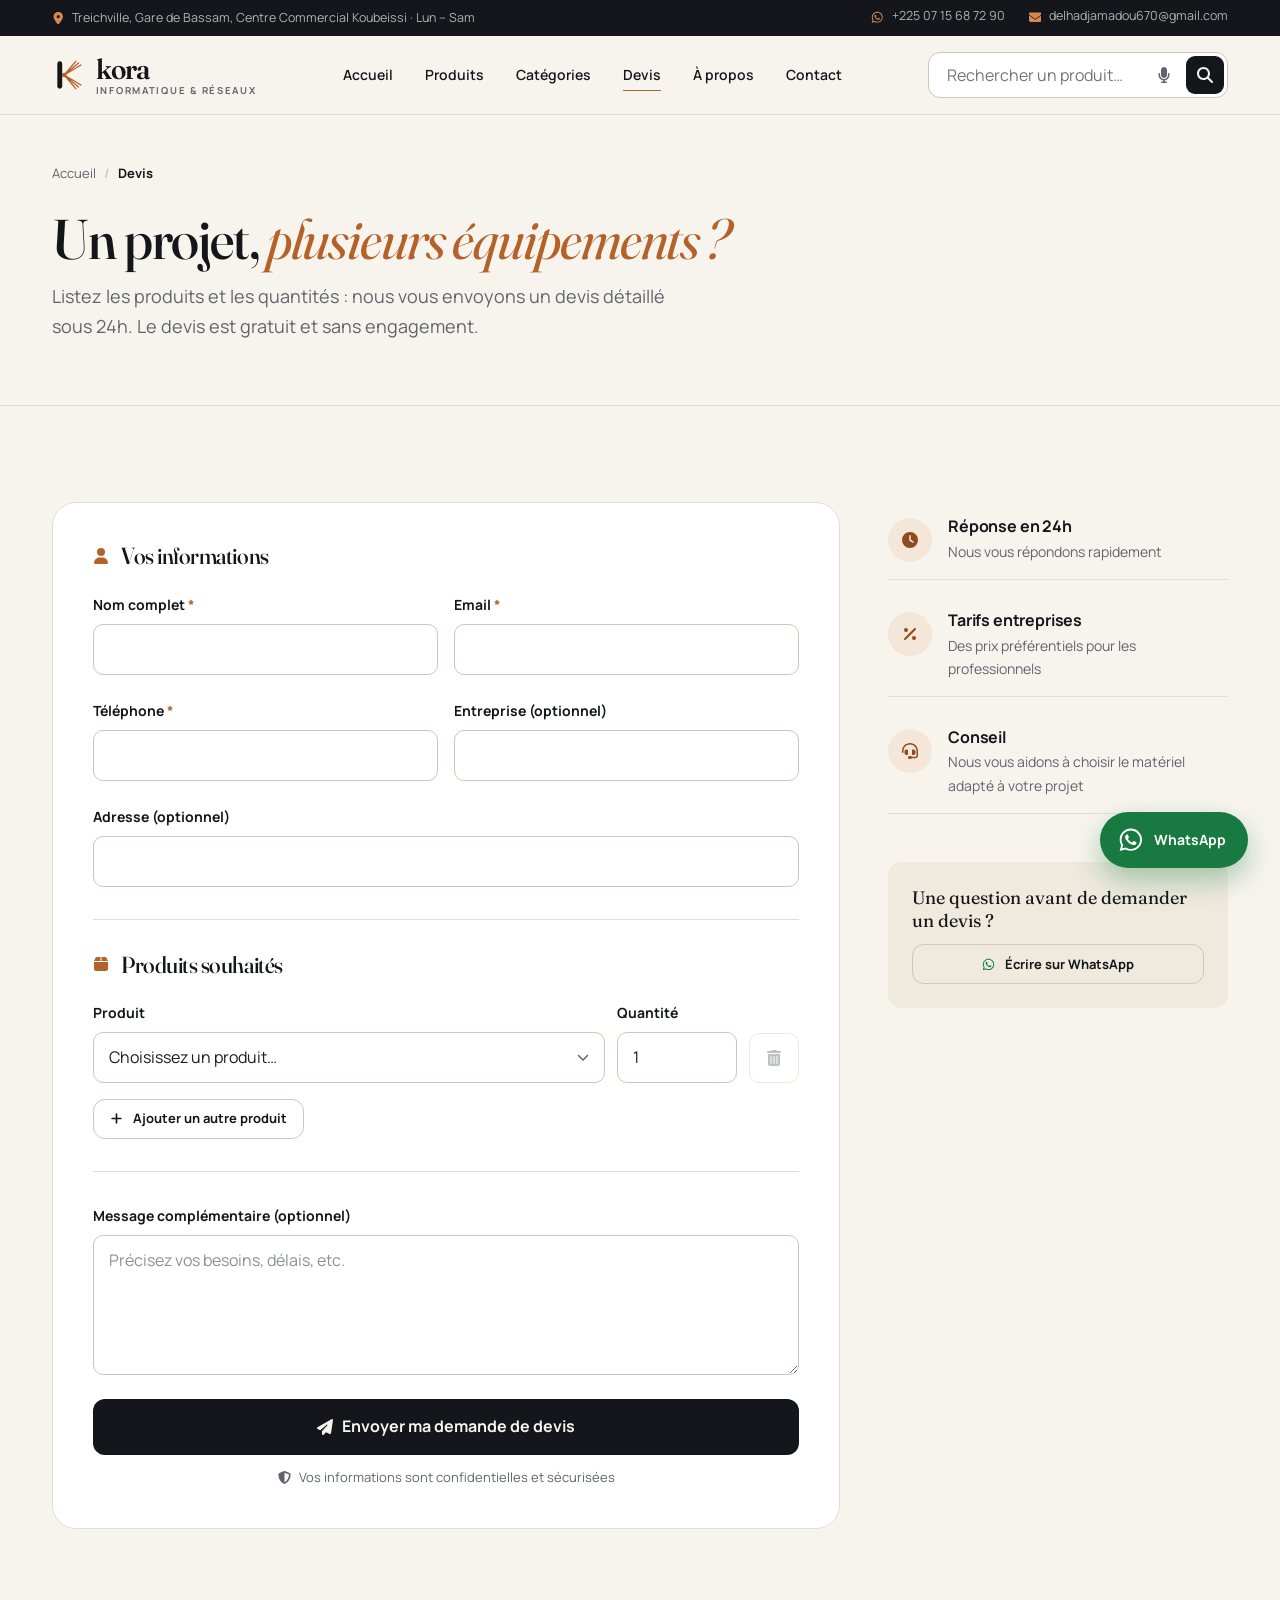
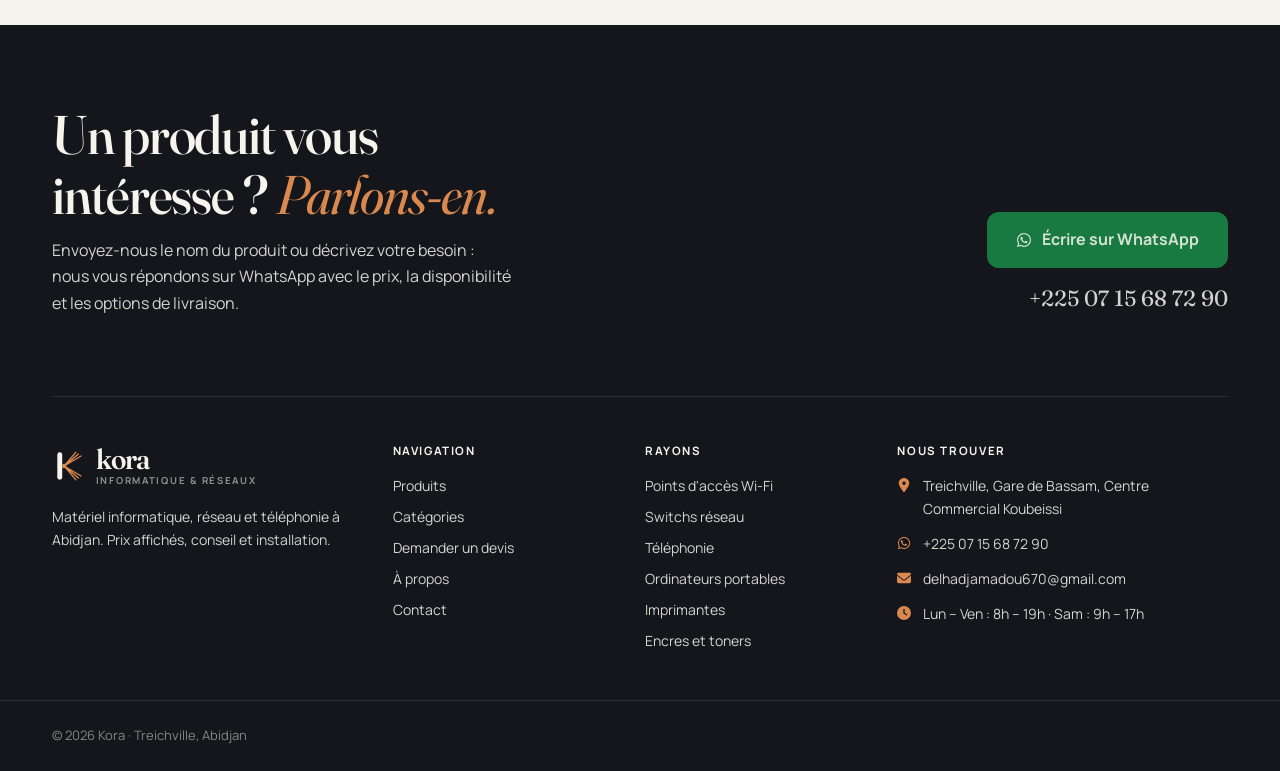
<file: pages/devis.html>
<!DOCTYPE html>
<html lang="fr">
<head>
  <meta charset="UTF-8">
  <meta name="viewport" content="width=device-width, initial-scale=1">
  <title>Demander un devis gratuit | Kora</title>
  <meta name="description" content="Demandez un devis gratuit à Kora : choisissez vos produits et quantités, réponse sous 24h. Tarifs préférentiels pour les entreprises.">
  <meta name="theme-color" content="#f7f4ee">

  <meta property="og:type" content="website">
  <meta property="og:locale" content="fr_FR">
  <meta property="og:site_name" content="Kora">
  <meta property="og:title" content="Demander un devis gratuit | Kora">
  <meta property="og:description" content="Recevez votre devis sous 24h. Tarifs préférentiels pour les entreprises.">
  <meta property="og:image" content="../images/og-image.jpg">

  <link rel="icon" href="../images/logo-kora.svg" type="image/svg+xml">
  <link rel="icon" href="../images/favicon-32.png" type="image/png" sizes="32x32">
  <link rel="apple-touch-icon" href="../images/apple-touch-icon.png">

  <link rel="preconnect" href="https://fonts.googleapis.com">
  <link rel="preconnect" href="https://fonts.gstatic.com" crossorigin>
  <link rel="stylesheet" href="https://fonts.googleapis.com/css2?family=Fraunces:ital,opsz,wght@0,9..144,400..600;1,9..144,400..500&family=Manrope:wght@400..800&display=swap">
  <link rel="stylesheet" href="../css/base.css">
  <link rel="stylesheet" href="../css/components.css">
  <link rel="stylesheet" href="../css/pages.css">

  <script src="../js/config.js" defer></script>
  <script src="../js/data/catalogue.js" defer></script>
  <script src="../js/main.js" defer></script>
  <script src="../js/products.js" defer></script>
  <script src="../js/voice-search.js" defer></script>
  <script src="../js/forms.js" defer></script>
  <script src="../js/pages/quote.js" defer></script>
</head>
<body data-root="../">
  <script src="../js/icons.js"></script>
  <a class="skip-link" href="#contenu">Aller au contenu</a>

  <div class="topbar">
    <div class="container topbar-inner">
      <p><svg class="icon" aria-hidden="true"><use href="#icon-location-dot"></use></svg> Treichville, Gare de Bassam, Centre Commercial Koubeissi · Lun – Sam</p>
      <ul class="topbar-links">
        <li><a href="https://wa.me/2250715687290" target="_blank" rel="noopener"><svg class="icon" aria-hidden="true"><use href="#icon-whatsapp"></use></svg> +225 07 15 68 72 90</a></li>
        <li><a href="mailto:delhadjamadou670@gmail.com"><svg class="icon" aria-hidden="true"><use href="#icon-envelope"></use></svg> delhadjamadou670@gmail.com</a></li>
      </ul>
    </div>
  </div>

  <header class="site-header">
    <div class="container header-inner">
      <a class="brand" href="../index.html">
        <img src="../images/logo-kora.svg" alt="" width="34" height="34">
        <span class="brand-text"><span class="brand-name">kora</span><span class="brand-tagline">Informatique &amp; réseaux</span></span>
      </a>

      <nav class="main-nav" id="main-nav" aria-label="Navigation principale">
        <ul class="nav-list">
          <li><a href="../index.html">Accueil</a></li>
          <li><a href="produits.html">Produits</a></li>
          <li><a href="categories.html">Catégories</a></li>
          <li><a href="devis.html" aria-current="page">Devis</a></li>
          <li><a href="a-propos.html">À propos</a></li>
          <li><a href="contact.html">Contact</a></li>
        </ul>
        <a class="btn btn-whatsapp nav-whatsapp" href="https://wa.me/2250715687290" target="_blank" rel="noopener">
          <svg class="icon" aria-hidden="true"><use href="#icon-whatsapp"></use></svg> Écrire sur WhatsApp
        </a>
      </nav>

      <form class="header-search" action="produits.html" method="get" role="search">
        <label class="visually-hidden" for="search-input">Rechercher un produit</label>
        <input id="search-input" type="search" name="search" placeholder="Rechercher un produit…" autocomplete="off">
        <button class="search-btn voice-search-btn" type="button" aria-label="Recherche vocale" aria-pressed="false">
          <svg class="icon" aria-hidden="true"><use href="#icon-microphone"></use></svg>
        </button>
        <button class="search-btn search-submit" type="submit" aria-label="Rechercher">
          <svg class="icon" aria-hidden="true"><use href="#icon-magnifying-glass"></use></svg>
        </button>
      </form>

      <button class="menu-toggle" type="button" aria-expanded="false" aria-controls="main-nav" aria-label="Ouvrir le menu">
        <svg class="icon icon-open" aria-hidden="true"><use href="#icon-bars"></use></svg>
        <svg class="icon icon-close" aria-hidden="true"><use href="#icon-xmark"></use></svg>
      </button>
    </div>
  </header>

  <main id="contenu">
    <section class="page-hero">
      <div class="container">
        <nav class="breadcrumb" aria-label="Fil d'Ariane">
          <ol>
            <li><a href="../index.html">Accueil</a></li>
            <li aria-current="page">Devis</li>
          </ol>
        </nav>
        <h1>Un projet, <em>plusieurs équipements&nbsp;?</em></h1>
        <p>Listez les produits et les quantités : nous vous envoyons un devis détaillé sous 24h. Le devis est gratuit et sans engagement.</p>
      </div>
    </section>

    <div class="section container">
      <div class="page-layout">
        <form class="panel" id="quote-form">
          <div class="form-section">
            <h2 class="panel-title"><svg class="icon" aria-hidden="true"><use href="#icon-user"></use></svg> Vos informations</h2>
            <div class="form-grid">
              <div class="form-field">
                <label class="form-label" for="quote-nom">Nom complet <span class="required" aria-hidden="true">*</span></label>
                <input class="form-control" id="quote-nom" name="nom" type="text" autocomplete="name" required>
              </div>
              <div class="form-field">
                <label class="form-label" for="quote-email">Email <span class="required" aria-hidden="true">*</span></label>
                <input class="form-control" id="quote-email" name="email" type="email" autocomplete="email" required>
              </div>
              <div class="form-field">
                <label class="form-label" for="quote-telephone">Téléphone <span class="required" aria-hidden="true">*</span></label>
                <input class="form-control" id="quote-telephone" name="telephone" type="tel" autocomplete="tel" required>
              </div>
              <div class="form-field">
                <label class="form-label" for="quote-entreprise">Entreprise (optionnel)</label>
                <input class="form-control" id="quote-entreprise" name="entreprise" type="text" autocomplete="organization">
              </div>
              <div class="form-field full">
                <label class="form-label" for="quote-adresse">Adresse (optionnel)</label>
                <input class="form-control" id="quote-adresse" name="adresse" type="text" autocomplete="street-address">
              </div>
            </div>
          </div>

          <div class="form-section">
            <h2 class="panel-title"><svg class="icon" aria-hidden="true"><use href="#icon-box"></use></svg> Produits souhaités</h2>
            <div class="quote-lines" id="quote-lines">
              <div class="quote-line">
                <label class="form-field">
                  <span class="form-label">Produit</span>
                  <select class="form-control" name="produits[]">
                    <option value="">Choisissez un produit…</option>
                  </select>
                </label>
                <label class="form-field">
                  <span class="form-label">Quantité</span>
                  <input class="form-control" name="quantites[]" type="number" value="1" min="1" inputmode="numeric">
                </label>
                <button class="quote-line-remove" type="button" aria-label="Supprimer cette ligne">
                  <svg class="icon" aria-hidden="true"><use href="#icon-trash-can"></use></svg>
                </button>
              </div>
            </div>
            <button class="btn btn-outline btn-sm quote-add" id="quote-add" type="button">
              <svg class="icon" aria-hidden="true"><use href="#icon-plus"></use></svg> Ajouter un autre produit
            </button>
          </div>

          <div class="form-section">
            <div class="form-field">
              <label class="form-label" for="quote-message">Message complémentaire (optionnel)</label>
              <textarea class="form-control" id="quote-message" name="message" rows="4" placeholder="Précisez vos besoins, délais, etc."></textarea>
            </div>
            <button class="btn btn-primary btn-lg btn-block form-submit" type="submit">
              <svg class="icon" aria-hidden="true"><use href="#icon-paper-plane"></use></svg> Envoyer ma demande de devis
            </button>
            <p class="form-note"><svg class="icon" aria-hidden="true"><use href="#icon-shield-halved"></use></svg> Vos informations sont confidentielles et sécurisées</p>
            <div class="form-status" role="status" tabindex="-1" hidden>
              <svg class="icon" aria-hidden="true"><use href="#icon-circle-check"></use></svg>
              <p>Votre demande est prête dans WhatsApp, il ne reste qu'à l'envoyer. WhatsApp ne s'est pas ouvert ? <a href="https://wa.me/2250715687290" target="_blank" rel="noopener">Cliquez ici</a>.</p>
            </div>
          </div>
        </form>

        <aside class="aside-stack" aria-label="Pourquoi demander un devis">
          <div class="benefit">
            <span class="info-icon"><svg class="icon" aria-hidden="true"><use href="#icon-clock"></use></svg></span>
            <div>
              <h3>Réponse en 24h</h3>
              <p>Nous vous répondons rapidement</p>
            </div>
          </div>
          <div class="benefit">
            <span class="info-icon"><svg class="icon" aria-hidden="true"><use href="#icon-percent"></use></svg></span>
            <div>
              <h3>Tarifs entreprises</h3>
              <p>Des prix préférentiels pour les professionnels</p>
            </div>
          </div>
          <div class="benefit">
            <span class="info-icon"><svg class="icon" aria-hidden="true"><use href="#icon-headset"></use></svg></span>
            <div>
              <h3>Conseil</h3>
              <p>Nous vous aidons à choisir le matériel adapté à votre projet</p>
            </div>
          </div>
          <div class="help-box">
            <p>Une question avant de demander un devis&nbsp;?</p>
            <a class="btn btn-outline btn-sm btn-block" href="https://wa.me/2250715687290" target="_blank" rel="noopener">
              <svg class="icon icon-whatsapp" aria-hidden="true"><use href="#icon-whatsapp"></use></svg> Écrire sur WhatsApp
            </a>
          </div>
        </aside>
      </div>
    </div>
  </main>

  <footer class="site-footer on-dark">
    <div class="container">
      <div class="footer-cta">
        <div>
          <h2>Un produit vous intéresse&nbsp;? <em>Parlons-en.</em></h2>
          <p>Envoyez-nous le nom du produit ou décrivez votre besoin : nous vous répondons sur WhatsApp avec le prix, la disponibilité et les options de livraison.</p>
        </div>
        <div class="footer-cta-action">
          <a class="btn btn-whatsapp btn-lg" href="https://wa.me/2250715687290" target="_blank" rel="noopener">
            <svg class="icon" aria-hidden="true"><use href="#icon-whatsapp"></use></svg> Écrire sur WhatsApp
          </a>
          <a class="footer-cta-number" href="tel:+2250715687290">+225 07 15 68 72 90</a>
        </div>
      </div>

      <div class="footer-grid">
        <div class="footer-about">
          <a class="brand" href="../index.html">
            <img src="../images/logo-kora-light.svg" alt="" width="34" height="34">
            <span class="brand-text"><span class="brand-name">kora</span><span class="brand-tagline">Informatique &amp; réseaux</span></span>
          </a>
          <p>Matériel informatique, réseau et téléphonie à Abidjan. Prix affichés, conseil et installation.</p>
        </div>

        <nav aria-labelledby="footer-nav-title">
          <h2 class="footer-title" id="footer-nav-title">Navigation</h2>
          <ul class="footer-links">
            <li><a href="produits.html">Produits</a></li>
            <li><a href="categories.html">Catégories</a></li>
            <li><a href="devis.html">Demander un devis</a></li>
            <li><a href="a-propos.html">À propos</a></li>
            <li><a href="contact.html">Contact</a></li>
          </ul>
        </nav>

        <div>
          <h2 class="footer-title">Rayons</h2>
          <ul class="footer-links">
            <li><a href="produits.html?categorie=point-d-acces">Points d'accès Wi-Fi</a></li>
            <li><a href="produits.html?categorie=switchs">Switchs réseau</a></li>
            <li><a href="produits.html?categorie=telephonie-ip-analogique">Téléphonie</a></li>
            <li><a href="produits.html?categorie=ordinateurs-portables">Ordinateurs portables</a></li>
            <li><a href="produits.html?categorie=imprimantes">Imprimantes</a></li>
            <li><a href="produits.html?categorie=consommables">Encres et toners</a></li>
          </ul>
        </div>

        <div>
          <h2 class="footer-title">Nous trouver</h2>
          <ul class="footer-contact">
            <li><svg class="icon" aria-hidden="true"><use href="#icon-location-dot"></use></svg> Treichville, Gare de Bassam, Centre Commercial Koubeissi</li>
            <li><svg class="icon" aria-hidden="true"><use href="#icon-whatsapp"></use></svg> <a href="https://wa.me/2250715687290" target="_blank" rel="noopener">+225 07 15 68 72 90</a></li>
            <li><svg class="icon" aria-hidden="true"><use href="#icon-envelope"></use></svg> <a href="mailto:delhadjamadou670@gmail.com">delhadjamadou670@gmail.com</a></li>
            <li><svg class="icon" aria-hidden="true"><use href="#icon-clock"></use></svg> Lun – Ven : 8h – 19h · Sam : 9h – 17h</li>
          </ul>
        </div>
      </div>
    </div>
    <div class="footer-bottom">
      <div class="container">
        <p>© <span data-year>2026</span> Kora · Treichville, Abidjan</p>
      </div>
    </div>
  </footer>
</body>
</html>
</file>
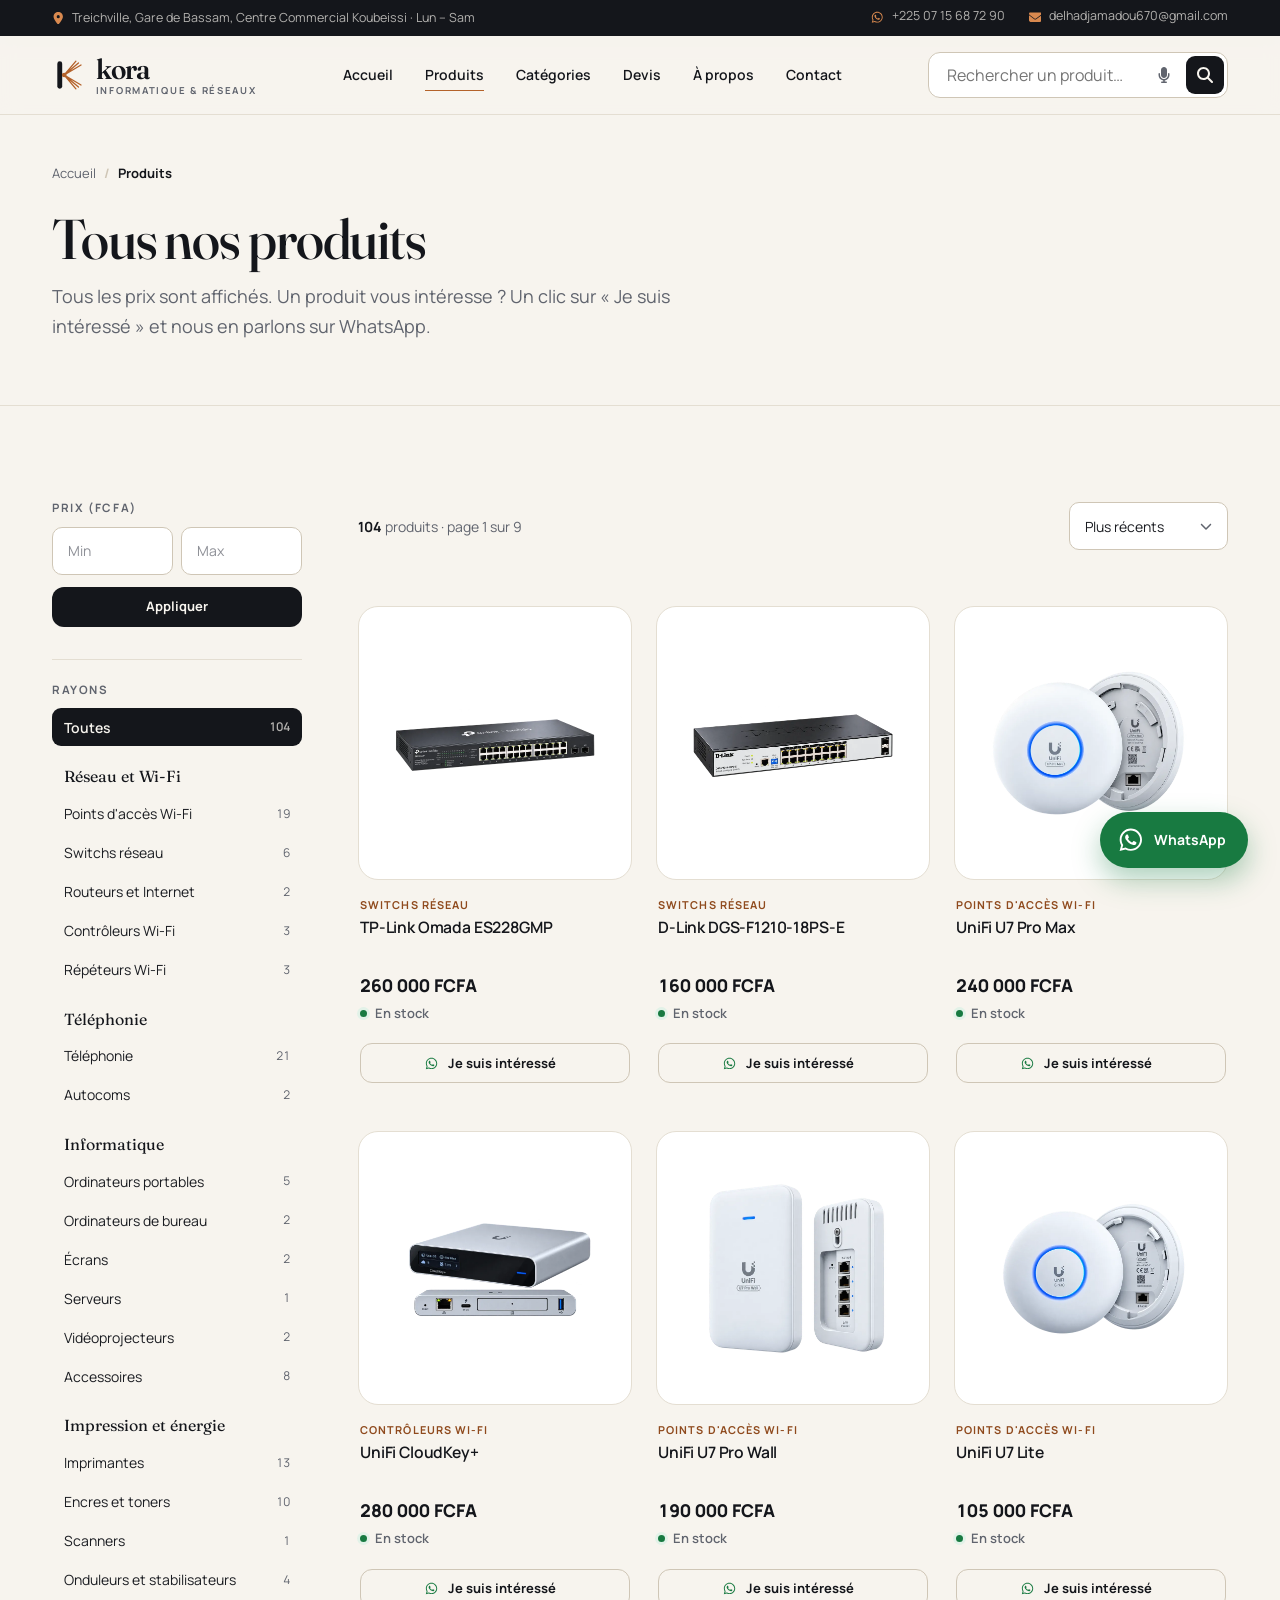
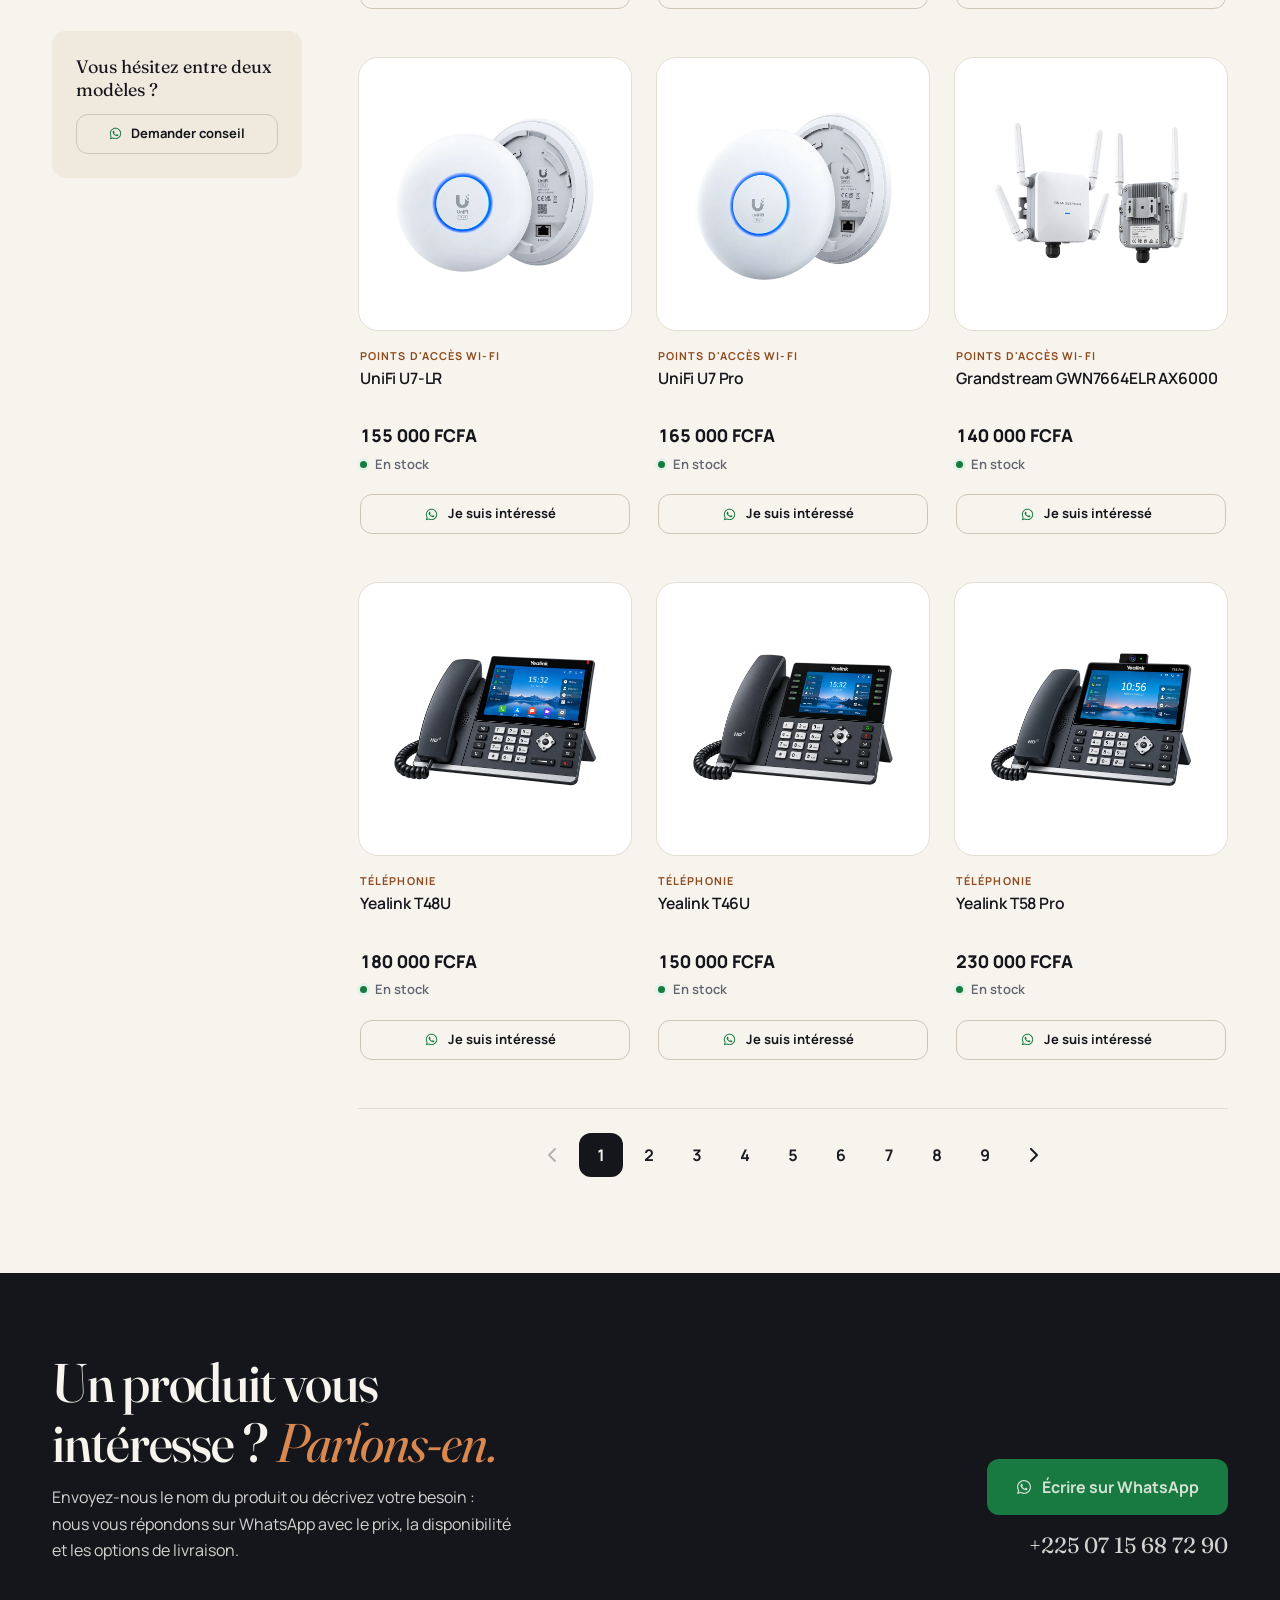
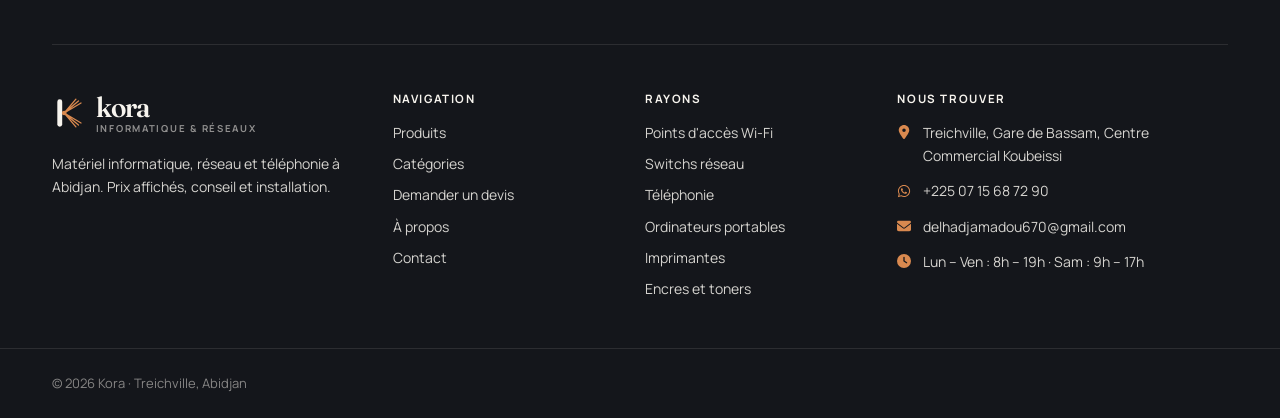
<file: pages/produits.html>
<!DOCTYPE html>
<html lang="fr">
<head>
  <meta charset="UTF-8">
  <meta name="viewport" content="width=device-width, initial-scale=1">
  <title>Nos produits | Kora</title>
  <meta name="description" content="Tout le catalogue Kora : points d'accès Wi-Fi, switchs, téléphones IP, ordinateurs, imprimantes, onduleurs et consommables. Recherche, filtres par catégorie et par prix.">
  <meta name="theme-color" content="#f7f4ee">

  <meta property="og:type" content="website">
  <meta property="og:locale" content="fr_FR">
  <meta property="og:site_name" content="Kora">
  <meta property="og:title" content="Nos produits | Kora">
  <meta property="og:description" content="Matériel informatique et télécoms à Abidjan. Commande sur WhatsApp.">
  <meta property="og:image" content="../images/og-image.jpg">

  <link rel="icon" href="../images/logo-kora.svg" type="image/svg+xml">
  <link rel="icon" href="../images/favicon-32.png" type="image/png" sizes="32x32">
  <link rel="apple-touch-icon" href="../images/apple-touch-icon.png">

  <link rel="preconnect" href="https://fonts.googleapis.com">
  <link rel="preconnect" href="https://fonts.gstatic.com" crossorigin>
  <link rel="stylesheet" href="https://fonts.googleapis.com/css2?family=Fraunces:ital,opsz,wght@0,9..144,400..600;1,9..144,400..500&family=Manrope:wght@400..800&display=swap">
  <link rel="stylesheet" href="../css/base.css">
  <link rel="stylesheet" href="../css/components.css">
  <link rel="stylesheet" href="../css/pages.css">

  <script src="../js/config.js" defer></script>
  <script src="../js/data/catalogue.js" defer></script>
  <script src="../js/main.js" defer></script>
  <script src="../js/products.js" defer></script>
  <script src="../js/voice-search.js" defer></script>
  <script src="../js/pages/catalog.js" defer></script>
</head>
<body data-root="../">
  <script src="../js/icons.js"></script>
  <a class="skip-link" href="#contenu">Aller au contenu</a>

  <div class="topbar">
    <div class="container topbar-inner">
      <p><svg class="icon" aria-hidden="true"><use href="#icon-location-dot"></use></svg> Treichville, Gare de Bassam, Centre Commercial Koubeissi · Lun – Sam</p>
      <ul class="topbar-links">
        <li><a href="https://wa.me/2250715687290" target="_blank" rel="noopener"><svg class="icon" aria-hidden="true"><use href="#icon-whatsapp"></use></svg> +225 07 15 68 72 90</a></li>
        <li><a href="mailto:delhadjamadou670@gmail.com"><svg class="icon" aria-hidden="true"><use href="#icon-envelope"></use></svg> delhadjamadou670@gmail.com</a></li>
      </ul>
    </div>
  </div>

  <header class="site-header">
    <div class="container header-inner">
      <a class="brand" href="../index.html">
        <img src="../images/logo-kora.svg" alt="" width="34" height="34">
        <span class="brand-text"><span class="brand-name">kora</span><span class="brand-tagline">Informatique &amp; réseaux</span></span>
      </a>

      <nav class="main-nav" id="main-nav" aria-label="Navigation principale">
        <ul class="nav-list">
          <li><a href="../index.html">Accueil</a></li>
          <li><a href="produits.html" aria-current="page">Produits</a></li>
          <li><a href="categories.html">Catégories</a></li>
          <li><a href="devis.html">Devis</a></li>
          <li><a href="a-propos.html">À propos</a></li>
          <li><a href="contact.html">Contact</a></li>
        </ul>
        <a class="btn btn-whatsapp nav-whatsapp" href="https://wa.me/2250715687290" target="_blank" rel="noopener">
          <svg class="icon" aria-hidden="true"><use href="#icon-whatsapp"></use></svg> Écrire sur WhatsApp
        </a>
      </nav>

      <form class="header-search" action="produits.html" method="get" role="search">
        <label class="visually-hidden" for="search-input">Rechercher un produit</label>
        <input id="search-input" type="search" name="search" placeholder="Rechercher un produit…" autocomplete="off">
        <button class="search-btn voice-search-btn" type="button" aria-label="Recherche vocale" aria-pressed="false">
          <svg class="icon" aria-hidden="true"><use href="#icon-microphone"></use></svg>
        </button>
        <button class="search-btn search-submit" type="submit" aria-label="Rechercher">
          <svg class="icon" aria-hidden="true"><use href="#icon-magnifying-glass"></use></svg>
        </button>
      </form>

      <button class="menu-toggle" type="button" aria-expanded="false" aria-controls="main-nav" aria-label="Ouvrir le menu">
        <svg class="icon icon-open" aria-hidden="true"><use href="#icon-bars"></use></svg>
        <svg class="icon icon-close" aria-hidden="true"><use href="#icon-xmark"></use></svg>
      </button>
    </div>
  </header>

  <main id="contenu">
    <section class="page-hero">
      <div class="container">
        <nav class="breadcrumb" aria-label="Fil d'Ariane">
          <ol>
            <li><a href="../index.html">Accueil</a></li>
            <li aria-current="page">Produits</li>
          </ol>
        </nav>
        <h1 id="catalog-title">Tous nos produits</h1>
        <p>Tous les prix sont affichés. Un produit vous intéresse&nbsp;? Un clic sur « Je suis intéressé » et nous en parlons sur WhatsApp.</p>
      </div>
    </section>

    <div class="section container">
      <div class="catalog-layout">
        <aside class="filters" id="filters" aria-labelledby="filters-title">
          <div class="filters-header">
            <h2 id="filters-title">Filtres</h2>
            <button class="filters-close" type="button" aria-label="Fermer les filtres">
              <svg class="icon" aria-hidden="true"><use href="#icon-xmark"></use></svg>
            </button>
          </div>

          <div class="filters-body">
            <form class="filter-group" id="catalog-form" action="produits.html" method="get">
              <h3 class="filter-title" id="price-title">Prix (FCFA)</h3>
              <div class="price-range" role="group" aria-labelledby="price-title">
                <label>
                  <span class="visually-hidden">Prix minimum</span>
                  <input class="form-control" type="number" name="prix_min" min="0" step="any" inputmode="numeric" placeholder="Min">
                </label>
                <label>
                  <span class="visually-hidden">Prix maximum</span>
                  <input class="form-control" type="number" name="prix_max" min="0" step="any" inputmode="numeric" placeholder="Max">
                </label>
              </div>
              <button class="btn btn-primary btn-sm btn-block" type="submit">Appliquer</button>
            </form>

            <div class="filter-group">
              <h3 class="filter-title">Rayons</h3>
              <ul class="category-filter" id="category-filter"></ul>
            </div>

            <div class="help-box">
              <p>Vous hésitez entre deux modèles&nbsp;?</p>
              <a class="btn btn-outline btn-sm btn-block" href="https://wa.me/2250715687290?text=Bonjour%2C%20j%27aimerais%20un%20conseil%20pour%20choisir%20un%20produit." target="_blank" rel="noopener">
                <svg class="icon icon-whatsapp" aria-hidden="true"><use href="#icon-whatsapp"></use></svg> Demander conseil
              </a>
            </div>
          </div>
        </aside>
        <div class="filters-backdrop"></div>

        <div>
          <div class="catalog-toolbar">
            <p class="catalog-count" id="catalog-count" aria-live="polite"></p>
            <div class="catalog-tools">
              <button class="btn btn-outline btn-sm filters-toggle" type="button" aria-controls="filters" aria-expanded="false">
                <svg class="icon" aria-hidden="true"><use href="#icon-tags"></use></svg> Filtrer
              </button>
              <div class="sort-field">
                <label class="visually-hidden" for="sort-select">Trier par</label>
                <select class="form-control" id="sort-select" name="tri" form="catalog-form">
                  <option value="recent">Plus récents</option>
                  <option value="prix_asc">Prix croissant</option>
                  <option value="prix_desc">Prix décroissant</option>
                  <option value="nom_asc">Nom (A-Z)</option>
                </select>
              </div>
            </div>
          </div>

          <ul class="chips catalog-chips" id="active-filters" hidden></ul>

          <ul class="product-grid" id="catalog-grid"></ul>

          <div class="empty-state" id="catalog-empty" hidden>
            <svg class="icon" aria-hidden="true"><use href="#icon-magnifying-glass"></use></svg>
            <h2>Rien ne correspond… <em>pour l'instant.</em></h2>
            <p class="text-muted">Essayez un autre mot-clé ou retirez un filtre. Vous cherchez un modèle précis&nbsp;? Demandez-nous directement sur WhatsApp.</p>
            <div class="empty-state-actions">
              <a class="btn btn-primary" href="produits.html">Voir tous les produits</a>
              <a class="btn btn-whatsapp" href="https://wa.me/2250715687290" target="_blank" rel="noopener">
                <svg class="icon" aria-hidden="true"><use href="#icon-whatsapp"></use></svg> Demander sur WhatsApp
              </a>
            </div>
          </div>

          <nav class="pagination" id="catalog-pagination" aria-label="Pagination" hidden></nav>
        </div>
      </div>
    </div>
  </main>

  <footer class="site-footer on-dark">
    <div class="container">
      <div class="footer-cta">
        <div>
          <h2>Un produit vous intéresse&nbsp;? <em>Parlons-en.</em></h2>
          <p>Envoyez-nous le nom du produit ou décrivez votre besoin : nous vous répondons sur WhatsApp avec le prix, la disponibilité et les options de livraison.</p>
        </div>
        <div class="footer-cta-action">
          <a class="btn btn-whatsapp btn-lg" href="https://wa.me/2250715687290" target="_blank" rel="noopener">
            <svg class="icon" aria-hidden="true"><use href="#icon-whatsapp"></use></svg> Écrire sur WhatsApp
          </a>
          <a class="footer-cta-number" href="tel:+2250715687290">+225 07 15 68 72 90</a>
        </div>
      </div>

      <div class="footer-grid">
        <div class="footer-about">
          <a class="brand" href="../index.html">
            <img src="../images/logo-kora-light.svg" alt="" width="34" height="34">
            <span class="brand-text"><span class="brand-name">kora</span><span class="brand-tagline">Informatique &amp; réseaux</span></span>
          </a>
          <p>Matériel informatique, réseau et téléphonie à Abidjan. Prix affichés, conseil et installation.</p>
        </div>

        <nav aria-labelledby="footer-nav-title">
          <h2 class="footer-title" id="footer-nav-title">Navigation</h2>
          <ul class="footer-links">
            <li><a href="produits.html">Produits</a></li>
            <li><a href="categories.html">Catégories</a></li>
            <li><a href="devis.html">Demander un devis</a></li>
            <li><a href="a-propos.html">À propos</a></li>
            <li><a href="contact.html">Contact</a></li>
          </ul>
        </nav>

        <div>
          <h2 class="footer-title">Rayons</h2>
          <ul class="footer-links">
            <li><a href="produits.html?categorie=point-d-acces">Points d'accès Wi-Fi</a></li>
            <li><a href="produits.html?categorie=switchs">Switchs réseau</a></li>
            <li><a href="produits.html?categorie=telephonie-ip-analogique">Téléphonie</a></li>
            <li><a href="produits.html?categorie=ordinateurs-portables">Ordinateurs portables</a></li>
            <li><a href="produits.html?categorie=imprimantes">Imprimantes</a></li>
            <li><a href="produits.html?categorie=consommables">Encres et toners</a></li>
          </ul>
        </div>

        <div>
          <h2 class="footer-title">Nous trouver</h2>
          <ul class="footer-contact">
            <li><svg class="icon" aria-hidden="true"><use href="#icon-location-dot"></use></svg> Treichville, Gare de Bassam, Centre Commercial Koubeissi</li>
            <li><svg class="icon" aria-hidden="true"><use href="#icon-whatsapp"></use></svg> <a href="https://wa.me/2250715687290" target="_blank" rel="noopener">+225 07 15 68 72 90</a></li>
            <li><svg class="icon" aria-hidden="true"><use href="#icon-envelope"></use></svg> <a href="mailto:delhadjamadou670@gmail.com">delhadjamadou670@gmail.com</a></li>
            <li><svg class="icon" aria-hidden="true"><use href="#icon-clock"></use></svg> Lun – Ven : 8h – 19h · Sam : 9h – 17h</li>
          </ul>
        </div>
      </div>
    </div>
    <div class="footer-bottom">
      <div class="container">
        <p>© <span data-year>2026</span> Kora · Treichville, Abidjan</p>
      </div>
    </div>
  </footer>
</body>
</html>
</file>
<file: css/base.css>
/* ==========================================================================
   BASE — variables, reset, typographie, boutons, formulaires, utilitaires
   Direction artistique Kora : papier ivoire, encre, cuivre (la calebasse
   de la kora) et des lignes fines qui rappellent ses cordes.
   ========================================================================== */

:root {
  /* Couleurs de la marque */
  --color-ink: #14161b;
  --color-ink-soft: #262931;
  --color-paper: #f7f4ee;
  --color-paper-deep: #efe9de;
  --color-surface: #ffffff;
  --color-copper: #b4622a;
  --color-copper-dark: #8f4a1d;
  --color-copper-light: #d9894f;
  --color-copper-soft: #f4e6d8;

  /* WhatsApp : réservé au contact */
  --color-whatsapp: #187a41;
  --color-whatsapp-dark: #12602f;
  --color-whatsapp-soft: #e2f2e8;

  /* Textes et états */
  --color-text: #1b1d22;
  --color-text-muted: #60646e;
  --color-border: #e4ded2;
  --color-border-strong: #cfc6b6;
  --color-success: #187a41;
  --color-danger: #b42318;
  --focus-ring: var(--color-copper);

  /* Typographie */
  --font-display: "Fraunces", Georgia, "Times New Roman", serif;
  --font-body: "Manrope", system-ui, -apple-system, "Segoe UI", Roboto, sans-serif;
  --fs-xs: 0.8125rem;
  --fs-sm: 0.875rem;
  --fs-base: 1rem;
  --fs-lg: 1.125rem;
  --fs-xl: 1.375rem;
  --fs-2xl: clamp(1.75rem, 1.35rem + 1.6vw, 2.5rem);
  --fs-3xl: clamp(2.4rem, 1.5rem + 3.8vw, 4.4rem);

  /* Espacements */
  --space-1: 0.25rem;
  --space-2: 0.5rem;
  --space-3: 0.75rem;
  --space-4: 1rem;
  --space-5: 1.5rem;
  --space-6: 2rem;
  --space-7: 3rem;
  --space-8: 5rem;

  /* Formes et effets */
  --radius-sm: 8px;
  --radius: 14px;
  --radius-lg: 24px;
  --radius-pill: 999px;
  --shadow-sm: 0 1px 2px rgb(20 22 27 / 0.06);
  --shadow: 0 10px 30px rgb(20 22 27 / 0.08);
  --shadow-lg: 0 24px 48px rgb(20 22 27 / 0.14);
  --ease: cubic-bezier(0.2, 0.7, 0.2, 1);
  --transition: 0.25s var(--ease);

  --container-width: 1240px;
}

/* --- Reset léger -------------------------------------------------------- */

*,
*::before,
*::after {
  box-sizing: border-box;
}

html {
  -webkit-text-size-adjust: 100%;
  scroll-behavior: smooth;
}

body {
  margin: 0;
  font-family: var(--font-body);
  font-size: var(--fs-base);
  line-height: 1.65;
  color: var(--color-text);
  background: var(--color-paper);
  -webkit-font-smoothing: antialiased;
}

img,
svg {
  display: block;
  max-width: 100%;
}

img {
  height: auto;
}

h1,
h2,
h3,
h4 {
  margin: 0 0 var(--space-3);
  line-height: 1.1;
  color: var(--color-ink);
}

/* Les grands titres utilisent le serif de la marque */
h1,
h2 {
  font-family: var(--font-display);
  font-weight: 500;
  font-variation-settings: "opsz" 96;
  letter-spacing: -0.02em;
}

h1 {
  font-size: var(--fs-3xl);
}

h2 {
  font-size: var(--fs-2xl);
}

h3 {
  font-size: var(--fs-lg);
  font-weight: 700;
  letter-spacing: -0.01em;
}

/* Mot mis en valeur dans un titre : italique cuivre */
h1 em,
h2 em {
  font-style: italic;
  font-weight: 400;
  color: var(--color-copper);
}

p {
  margin: 0 0 var(--space-4);
}

a {
  color: var(--color-ink);
  text-decoration-color: var(--color-copper);
  text-decoration-thickness: 1px;
  text-underline-offset: 4px;
}

a:hover {
  color: var(--color-copper-dark);
}

ul,
ol {
  margin: 0;
  padding: 0;
}

button,
input,
select,
textarea {
  font: inherit;
  color: inherit;
}

button {
  cursor: pointer;
}

::selection {
  background: var(--color-copper-soft);
}

:focus-visible {
  outline: 2px solid var(--focus-ring);
  outline-offset: 3px;
}

/* --- Mise en page générique --------------------------------------------- */

.container {
  width: 100%;
  max-width: var(--container-width);
  margin-inline: auto;
  padding-inline: 1.25rem;
}

@media (min-width: 48em) {
  .container {
    padding-inline: var(--space-6);
  }
}

.section {
  padding-block: var(--space-7);
}

@media (min-width: 48em) {
  .section {
    padding-block: 6rem;
  }
}

.section-header {
  display: flex;
  flex-wrap: wrap;
  align-items: flex-end;
  justify-content: space-between;
  gap: var(--space-4) var(--space-6);
  margin-bottom: var(--space-6);
}

@media (min-width: 48em) {
  .section-header {
    margin-bottom: var(--space-7);
  }
}

.section-header h2 {
  max-width: 18ch;
  margin-bottom: var(--space-3);
}

.section-header p {
  max-width: 52ch;
  margin: 0;
  color: var(--color-text-muted);
}

/* Petit sur-titre précédé d'un trait (une « corde ») */
.eyebrow {
  display: inline-flex;
  align-items: center;
  gap: var(--space-3);
  margin-bottom: var(--space-4);
  font-size: 0.75rem;
  font-weight: 700;
  letter-spacing: 0.14em;
  text-transform: uppercase;
  color: var(--color-copper-dark);
}

.eyebrow::before {
  content: "";
  width: 28px;
  height: 1px;
  background: currentColor;
}

/* Sections sombres */
.on-dark {
  --focus-ring: var(--color-copper-light);
  color: rgb(247 244 238 / 0.85);
  background: var(--color-ink);
}

.on-dark h1,
.on-dark h2,
.on-dark h3 {
  color: var(--color-paper);
}

.on-dark h1 em,
.on-dark h2 em,
.on-dark .eyebrow {
  color: var(--color-copper-light);
}

/* --- Icônes ------------------------------------------------------------- */

.icon {
  width: 1em;
  height: 1em;
  flex-shrink: 0;
}

/* --- Boutons ------------------------------------------------------------ */

.btn {
  display: inline-flex;
  align-items: center;
  justify-content: center;
  gap: 0.6rem;
  min-height: 48px;
  padding: 0.75rem 1.4rem;
  border: 1px solid transparent;
  border-radius: 12px;
  font-size: var(--fs-sm);
  font-weight: 700;
  line-height: 1.2;
  text-align: center;
  text-decoration: none;
  cursor: pointer;
  transition: background-color var(--transition), border-color var(--transition),
    color var(--transition), transform var(--transition), box-shadow var(--transition);
}

.btn:active {
  transform: scale(0.98);
}

.btn:disabled {
  opacity: 0.45;
  cursor: not-allowed;
}

/* La flèche avance légèrement au survol */
.btn .icon-arrow {
  transition: transform var(--transition);
}

.btn:hover .icon-arrow {
  transform: translateX(3px);
}

.btn-primary {
  background: var(--color-ink);
  color: var(--color-paper);
}

.btn-primary:hover {
  background: var(--color-ink-soft);
  color: var(--color-paper);
}

.btn-accent {
  background: var(--color-copper);
  color: #fff;
}

.btn-accent:hover {
  background: var(--color-copper-dark);
  color: #fff;
}

.btn-whatsapp {
  background: var(--color-whatsapp);
  color: #fff;
}

.btn-whatsapp:hover {
  background: var(--color-whatsapp-dark);
  color: #fff;
  box-shadow: 0 10px 24px rgb(24 122 65 / 0.25);
}

.btn-outline {
  background: transparent;
  border-color: var(--color-border-strong);
  color: var(--color-ink);
}

.btn-outline:hover {
  border-color: var(--color-ink);
  color: var(--color-ink);
}

/* Icône WhatsApp en vert dans un bouton neutre */
.btn-outline .icon-whatsapp {
  color: var(--color-whatsapp);
}


.btn-lg {
  min-height: 56px;
  padding: 0.9rem 1.75rem;
  font-size: var(--fs-base);
}

.btn-sm {
  min-height: 40px;
  padding: 0.5rem 1rem;
  font-size: var(--fs-xs);
}

.btn-block {
  width: 100%;
}

.link-arrow {
  display: inline-flex;
  align-items: center;
  gap: var(--space-2);
  font-weight: 700;
  font-size: var(--fs-sm);
  text-decoration: underline;
  text-decoration-color: var(--color-border-strong);
  transition: text-decoration-color var(--transition);
}

.link-arrow:hover {
  color: var(--color-ink);
  text-decoration-color: var(--color-copper);
}

.link-arrow .icon {
  transition: transform var(--transition);
}

.link-arrow:hover .icon {
  transform: translateX(3px);
}

/* --- Formulaires -------------------------------------------------------- */

.form-grid {
  display: grid;
  gap: var(--space-5) var(--space-4);
}

@media (min-width: 40em) {
  .form-grid {
    grid-template-columns: repeat(2, 1fr);
  }

  .form-grid .full {
    grid-column: 1 / -1;
  }
}

.form-field {
  display: flex;
  flex-direction: column;
  gap: var(--space-2);
}

.form-label {
  font-size: var(--fs-sm);
  font-weight: 700;
  color: var(--color-ink);
}

.form-label .required {
  color: var(--color-copper);
}

.form-control {
  width: 100%;
  min-height: 50px;
  padding: 0.7rem 0.95rem;
  border: 1px solid var(--color-border-strong);
  border-radius: 10px;
  background: var(--color-surface);
  font-size: var(--fs-base);
  transition: border-color var(--transition), box-shadow var(--transition);
}

.form-control::placeholder {
  color: #8d8f96;
}

.form-control:hover {
  border-color: #b3a996;
}

.form-control:focus {
  outline: none;
  border-color: var(--color-copper);
  box-shadow: 0 0 0 4px rgb(180 98 42 / 0.15);
}

.form-control:user-invalid {
  border-color: var(--color-danger);
}

textarea.form-control {
  min-height: 140px;
  resize: vertical;
}

select.form-control {
  appearance: none;
  padding-right: 2.5rem;
  background-image: url("data:image/svg+xml,%3Csvg xmlns='http://www.w3.org/2000/svg' viewBox='0 0 512 512'%3E%3Cpath fill='%2360646e' d='M233.4 406.6c12.5 12.5 32.8 12.5 45.3 0l192-192c12.5-12.5 12.5-32.8 0-45.3s-32.8-12.5-45.3 0L256 338.7 86.6 169.4c-12.5-12.5-32.8-12.5-45.3 0s-12.5 32.8 0 45.3l192 192z'/%3E%3C/svg%3E");
  background-repeat: no-repeat;
  background-position: right 0.95rem center;
  background-size: 0.75rem;
}

.form-submit {
  margin-top: var(--space-5);
}

.form-note {
  display: flex;
  align-items: center;
  justify-content: center;
  gap: var(--space-2);
  margin: var(--space-3) 0 0;
  font-size: var(--fs-xs);
  color: var(--color-text-muted);
}

/* --- Utilitaires -------------------------------------------------------- */

.visually-hidden {
  position: absolute !important;
  width: 1px;
  height: 1px;
  padding: 0;
  margin: -1px;
  overflow: hidden;
  clip: rect(0 0 0 0);
  white-space: nowrap;
  border: 0;
}

.skip-link {
  position: absolute;
  top: var(--space-2);
  left: var(--space-2);
  z-index: 1000;
  padding: var(--space-2) var(--space-4);
  border-radius: var(--radius-sm);
  background: var(--color-ink);
  color: var(--color-paper);
  font-weight: 700;
  transform: translateY(-200%);
}

.skip-link:focus {
  transform: none;
  color: var(--color-paper);
}

.text-muted {
  color: var(--color-text-muted);
}

body.no-scroll {
  overflow: hidden;
}

/* --- Animations d'apparition (activées par js/main.js) ------------------ */

[data-reveal] {
  transition: opacity 0.7s var(--ease), transform 0.7s var(--ease);
}

[data-reveal].is-hidden {
  opacity: 0;
  transform: translateY(20px);
}

@media (prefers-reduced-motion: reduce) {
  html {
    scroll-behavior: auto;
  }

  *,
  *::before,
  *::after {
    animation-duration: 0.01ms !important;
    animation-iteration-count: 1 !important;
    transition-duration: 0.01ms !important;
  }

  [data-reveal].is-hidden {
    opacity: 1;
    transform: none;
  }
}
</file>
<file: css/components.css>
/* ==========================================================================
   COMPOSANTS — en-tête, pied de page, cartes, badges, pagination…
   Utilisés sur plusieurs pages.
   ========================================================================== */

/* --- Barre d'informations ----------------------------------------------- */

.topbar {
  display: none;
  background: var(--color-ink);
  color: rgb(247 244 238 / 0.7);
  font-size: 0.78rem;
}

@media (min-width: 48em) {
  .topbar {
    display: block;
  }
}

.topbar-inner {
  display: flex;
  align-items: center;
  justify-content: space-between;
  gap: var(--space-4);
  min-height: 36px;
}

.topbar p {
  display: flex;
  align-items: center;
  gap: var(--space-2);
  margin: 0;
}

.topbar-links {
  display: flex;
  gap: var(--space-5);
  list-style: none;
}

.topbar a {
  display: inline-flex;
  align-items: center;
  gap: var(--space-2);
  color: inherit;
  text-decoration: none;
  transition: color var(--transition);
}

.topbar a:hover {
  color: var(--color-paper);
}

.topbar .icon {
  color: var(--color-copper-light);
}

/* --- En-tête ------------------------------------------------------------ */

.site-header {
  position: sticky;
  top: 0;
  z-index: 100;
  background: rgb(247 244 238 / 0.92);
  border-bottom: 1px solid var(--color-border);
  backdrop-filter: saturate(1.4) blur(10px);
}

.header-inner {
  position: relative;
  display: grid;
  grid-template-columns: 1fr auto;
  grid-template-areas:
    "brand toggle"
    "search search";
  align-items: center;
  gap: var(--space-3) var(--space-4);
  padding-block: var(--space-3);
}

/* Logo : symbole + nom en serif */
.brand {
  grid-area: brand;
  display: inline-flex;
  align-items: center;
  gap: 0.6rem;
  width: fit-content;
  text-decoration: none;
}

.brand img {
  width: 34px;
  height: 34px;
}

.brand-text {
  display: flex;
  flex-direction: column;
  line-height: 1;
}

.brand-name {
  font-family: var(--font-display);
  font-size: 1.75rem;
  font-weight: 600;
  font-variation-settings: "opsz" 72;
  letter-spacing: -0.03em;
  color: var(--color-ink);
}

.brand-tagline {
  margin-top: 3px;
  font-size: 0.6rem;
  font-weight: 700;
  letter-spacing: 0.18em;
  text-transform: uppercase;
  color: var(--color-text-muted);
}

.menu-toggle {
  grid-area: toggle;
  display: inline-flex;
  align-items: center;
  justify-content: center;
  width: 46px;
  height: 46px;
  border: 1px solid var(--color-border-strong);
  border-radius: 12px;
  background: var(--color-surface);
  color: var(--color-ink);
  font-size: 1.2rem;
}

.menu-toggle .icon-close,
.menu-toggle[aria-expanded="true"] .icon-open {
  display: none;
}

.menu-toggle[aria-expanded="true"] .icon-close {
  display: block;
}

/* Navigation : panneau déroulant sur mobile */
.main-nav {
  position: absolute;
  top: 100%;
  left: 0;
  right: 0;
  padding: var(--space-3) 1.25rem var(--space-5);
  background: var(--color-paper);
  border-bottom: 1px solid var(--color-border);
  box-shadow: var(--shadow-lg);
  opacity: 0;
  visibility: hidden;
  transform: translateY(-8px);
  transition: opacity var(--transition), transform var(--transition), visibility var(--transition);
}

.main-nav.is-open {
  opacity: 1;
  visibility: visible;
  transform: none;
}

.nav-list {
  list-style: none;
}

.nav-list li + li {
  border-top: 1px solid var(--color-border);
}

.nav-list a {
  display: flex;
  align-items: center;
  min-height: 54px;
  font-family: var(--font-display);
  font-size: 1.35rem;
  color: var(--color-ink);
  text-decoration: none;
  transition: color var(--transition), padding var(--transition);
}

.nav-list a:hover,
.nav-list a[aria-current="page"] {
  padding-left: var(--space-2);
  color: var(--color-copper);
}

.nav-whatsapp {
  width: 100%;
  margin-top: var(--space-4);
}

/* Recherche */
.header-search {
  grid-area: search;
  display: flex;
  align-items: center;
  min-width: 0;
  height: 46px;
  padding-left: var(--space-4);
  border: 1px solid var(--color-border-strong);
  border-radius: 12px;
  background: var(--color-surface);
  transition: border-color var(--transition), box-shadow var(--transition);
}

.header-search:focus-within {
  border-color: var(--color-copper);
  box-shadow: 0 0 0 4px rgb(180 98 42 / 0.12);
}

.header-search input {
  flex: 1;
  min-width: 0;
  height: 100%;
  border: 0;
  background: transparent;
  font-size: var(--fs-base);
}

.header-search input:focus {
  outline: none;
}

.search-btn {
  display: inline-flex;
  align-items: center;
  justify-content: center;
  width: 38px;
  height: 38px;
  margin-right: 3px;
  border: 0;
  border-radius: 9px;
  background: transparent;
  color: var(--color-text-muted);
  transition: background-color var(--transition), color var(--transition);
}

.search-btn:hover {
  background: var(--color-paper-deep);
  color: var(--color-ink);
}

.search-submit {
  background: var(--color-ink);
  color: var(--color-paper);
}

.search-submit:hover {
  background: var(--color-ink-soft);
  color: var(--color-paper);
}

.voice-search-btn.is-listening {
  background: var(--color-copper);
  color: #fff;
  animation: listening 1.2s ease-in-out infinite;
}

@keyframes listening {
  50% {
    box-shadow: 0 0 0 7px rgb(180 98 42 / 0.18);
  }
}

/* Version bureau : une seule ligne */
@media (min-width: 68.75em) {
  .header-inner {
    grid-template-columns: auto 1fr minmax(240px, 300px);
    grid-template-areas: "brand nav search";
    gap: var(--space-6);
    min-height: 78px;
    padding-block: var(--space-2);
  }

  .menu-toggle,
  .nav-whatsapp {
    display: none;
  }

  .main-nav {
    grid-area: nav;
    position: static;
    padding: 0;
    background: none;
    border: 0;
    box-shadow: none;
    opacity: 1;
    visibility: visible;
    transform: none;
  }

  .nav-list {
    display: flex;
    justify-content: center;
    gap: var(--space-2);
  }

  .nav-list li + li {
    border: 0;
  }

  .nav-list a {
    position: relative;
    min-height: 40px;
    padding-inline: var(--space-3);
    font-family: var(--font-body);
    font-size: var(--fs-sm);
    font-weight: 600;
  }

  .nav-list a:hover,
  .nav-list a[aria-current="page"] {
    padding-left: var(--space-3);
    color: var(--color-ink);
  }

  /* Soulignement fin, comme une corde qui se tend */
  .nav-list a::after {
    content: "";
    position: absolute;
    left: var(--space-3);
    right: var(--space-3);
    bottom: 4px;
    height: 1px;
    background: var(--color-copper);
    transform: scaleX(0);
    transform-origin: left;
    transition: transform var(--transition);
  }

  .nav-list a:hover::after,
  .nav-list a[aria-current="page"]::after {
    transform: scaleX(1);
  }
}

/* --- Bandeau de titre des pages intérieures ----------------------------- */

.page-hero {
  padding-block: var(--space-6) var(--space-7);
  border-bottom: 1px solid var(--color-border);
}

@media (min-width: 48em) {
  .page-hero {
    padding-block: var(--space-7) 4rem;
  }
}

.page-hero h1 {
  max-width: 20ch;
  margin-bottom: var(--space-3);
  font-size: clamp(2.1rem, 1.5rem + 2.6vw, 3.5rem);
}

.page-hero p {
  max-width: 58ch;
  margin: 0;
  font-size: var(--fs-lg);
  color: var(--color-text-muted);
}

/* Fil d'Ariane */
.breadcrumb ol {
  display: flex;
  flex-wrap: wrap;
  gap: var(--space-2);
  margin-bottom: var(--space-5);
  list-style: none;
  font-size: var(--fs-xs);
  color: var(--color-text-muted);
}

.breadcrumb li + li::before {
  content: "/";
  margin-right: var(--space-2);
  color: var(--color-border-strong);
}

.breadcrumb a {
  color: inherit;
  text-decoration: none;
}

.breadcrumb a:hover {
  color: var(--color-ink);
  text-decoration: underline;
}

.breadcrumb [aria-current="page"] {
  font-weight: 700;
  color: var(--color-ink);
}

/* --- Panneaux ----------------------------------------------------------- */

.panel {
  padding: var(--space-5);
  border: 1px solid var(--color-border);
  border-radius: var(--radius-lg);
  background: var(--color-surface);
}

@media (min-width: 48em) {
  .panel {
    padding: 2.5rem;
  }
}

.panel-title {
  display: flex;
  align-items: center;
  gap: var(--space-3);
  margin-bottom: var(--space-5);
  font-family: var(--font-display);
  font-size: 1.45rem;
  font-weight: 500;
}

.panel-title .icon {
  font-size: 1rem;
  color: var(--color-copper);
}

/* --- Grille et cartes produits ------------------------------------------ */

.product-grid {
  display: grid;
  grid-template-columns: repeat(2, minmax(0, 1fr));
  gap: var(--space-6) var(--space-3);
  list-style: none;
}

@media (min-width: 36em) {
  .product-grid {
    grid-template-columns: repeat(auto-fill, minmax(230px, 1fr));
    gap: var(--space-7) var(--space-5);
  }
}

.product-card {
  position: relative;
  display: flex;
  flex-direction: column;
  height: 100%;
}

.product-card-media {
  position: relative;
  aspect-ratio: 1;
  overflow: hidden;
  border: 1px solid var(--color-border);
  border-radius: 20px;
  background: var(--color-surface);
  transition: box-shadow 0.35s var(--ease), border-color 0.35s var(--ease);
}

.product-card:hover .product-card-media {
  border-color: transparent;
  box-shadow: var(--shadow);
}

.product-card-media img {
  width: 100%;
  height: 100%;
  padding: 13%;
  object-fit: contain;
  transition: transform 0.5s var(--ease);
}

.product-card:hover .product-card-media img {
  transform: scale(1.05);
}

.product-card-body {
  display: flex;
  flex: 1;
  flex-direction: column;
  gap: 0.2rem;
  padding: var(--space-4) 2px 0;
}

.product-card-category {
  font-size: 0.68rem;
  font-weight: 700;
  letter-spacing: 0.1em;
  text-transform: uppercase;
  color: var(--color-copper-dark);
}

.product-card-title {
  display: -webkit-box;
  min-height: 2.7em;
  margin: 0 0 var(--space-2);
  overflow: hidden;
  font-size: var(--fs-sm);
  font-weight: 600;
  line-height: 1.35;
  -webkit-line-clamp: 2;
  -webkit-box-orient: vertical;
}

@media (min-width: 36em) {
  .product-card-title {
    font-size: 0.98rem;
  }
}

/* Le lien du titre couvre toute la carte (le bouton reste cliquable) */
.product-card-title a {
  color: var(--color-ink);
  text-decoration: none;
}

.product-card-title a::after {
  content: "";
  position: absolute;
  inset: 0;
  z-index: 1;
}

.product-card-title a:focus-visible {
  outline: none;
}

.product-card:has(.product-card-title a:focus-visible) .product-card-media {
  outline: 2px solid var(--focus-ring);
  outline-offset: 3px;
}

.product-card-price {
  display: flex;
  flex-wrap: wrap;
  align-items: baseline;
  gap: 0 var(--space-2);
  margin: 0;
  font-size: var(--fs-base);
  font-weight: 800;
  font-variant-numeric: tabular-nums;
  color: var(--color-ink);
}

@media (min-width: 36em) {
  .product-card-price {
    font-size: 1.1rem;
  }
}

.price-from {
  font-size: var(--fs-xs);
  font-weight: 500;
  color: var(--color-text-muted);
}

.price-old {
  font-size: var(--fs-xs);
  font-weight: 500;
  color: var(--color-text-muted);
  text-decoration: line-through;
}

.product-card .stock {
  margin-bottom: var(--space-4);
}

.product-card .btn {
  position: relative;
  z-index: 2;
  margin-top: auto;
  padding-inline: var(--space-3);
}

.product-card .btn:hover {
  background: var(--color-ink);
  border-color: var(--color-ink);
  color: var(--color-paper);
}

.product-card .btn:hover .icon-whatsapp {
  color: #5fd38f;
}

/* --- Badges et disponibilité -------------------------------------------- */

.badge {
  display: inline-flex;
  align-items: center;
  gap: var(--space-1);
  padding: 0.3rem 0.75rem;
  border-radius: var(--radius-pill);
  background: var(--color-copper-soft);
  color: var(--color-copper-dark);
  font-size: 0.72rem;
  font-weight: 700;
  letter-spacing: 0.04em;
  text-decoration: none;
}

a.badge:hover {
  background: var(--color-copper);
  color: #fff;
}

.badge-promo {
  position: absolute;
  top: var(--space-3);
  left: var(--space-3);
  background: var(--color-copper);
  color: #fff;
}

.stock {
  display: inline-flex;
  align-items: center;
  gap: var(--space-2);
  font-size: var(--fs-xs);
  font-weight: 600;
  color: var(--color-text-muted);
}

.stock::before {
  content: "";
  width: 7px;
  height: 7px;
  border-radius: 50%;
  background: var(--color-success);
  box-shadow: 0 0 0 3px var(--color-whatsapp-soft);
}

.stock.is-out::before {
  background: var(--color-danger);
  box-shadow: 0 0 0 3px #fbe4e1;
}

/* --- Univers (groupes de catégories) ------------------------------------ */

.universe-grid {
  display: grid;
  gap: var(--space-4);
  list-style: none;
}

@media (min-width: 56em) {
  .universe-grid {
    grid-template-columns: repeat(2, 1fr);
    gap: var(--space-5);
  }
}

.universe-card {
  position: relative;
  display: grid;
  grid-template-columns: 1fr 104px;
  gap: var(--space-4);
  height: 100%;
  padding: var(--space-5);
  overflow: hidden;
  border: 1px solid var(--color-border);
  border-radius: var(--radius-lg);
  background: var(--color-surface);
}

@media (min-width: 48em) {
  .universe-card {
    grid-template-columns: 1fr 170px;
    padding: 2.25rem;
  }
}

.universe-card h3 {
  margin-bottom: var(--space-1);
  font-family: var(--font-display);
  font-size: clamp(1.5rem, 1.25rem + 0.9vw, 2rem);
  font-weight: 500;
}

.universe-count {
  margin-bottom: var(--space-4);
  font-size: var(--fs-sm);
  color: var(--color-text-muted);
}

.universe-links {
  display: flex;
  flex-wrap: wrap;
  gap: var(--space-2);
  list-style: none;
}

.universe-links a {
  position: relative;
  z-index: 1;
  display: inline-flex;
  align-items: center;
  gap: var(--space-2);
  min-height: 36px;
  padding: 0.35rem 0.8rem;
  border: 1px solid var(--color-border);
  border-radius: var(--radius-pill);
  font-size: var(--fs-xs);
  font-weight: 600;
  text-decoration: none;
  transition: border-color var(--transition), background-color var(--transition);
}

.universe-links a:hover {
  border-color: var(--color-ink);
  background: var(--color-paper);
  color: var(--color-ink);
}

.universe-links span {
  color: var(--color-text-muted);
  font-weight: 500;
}

/* Image posée dans un cercle : la calebasse de la kora */
.universe-visual {
  align-self: center;
  aspect-ratio: 1;
  padding: 16%;
  border-radius: 50%;
  background: var(--color-paper-deep);
  transition: transform 0.5s var(--ease);
}

.universe-card:hover .universe-visual {
  transform: rotate(-4deg) scale(1.04);
}

.universe-visual img {
  width: 100%;
  height: 100%;
  object-fit: contain;
  mix-blend-mode: multiply;
}

/* --- Cartes catégories (page Catégories) -------------------------------- */

.category-grid {
  display: grid;
  grid-template-columns: repeat(2, minmax(0, 1fr));
  gap: var(--space-3);
  list-style: none;
}

@media (min-width: 40em) {
  .category-grid {
    grid-template-columns: repeat(auto-fill, minmax(220px, 1fr));
    gap: var(--space-4);
  }
}

.category-card {
  display: flex;
  flex-direction: column;
  height: 100%;
  overflow: hidden;
  border: 1px solid var(--color-border);
  border-radius: var(--radius);
  background: var(--color-surface);
  text-decoration: none;
  transition: box-shadow 0.35s var(--ease), border-color 0.35s var(--ease);
}

.category-card:hover {
  border-color: transparent;
  box-shadow: var(--shadow);
}

.category-card img {
  width: 100%;
  aspect-ratio: 4 / 3;
  padding: 14%;
  background: var(--color-paper-deep);
  object-fit: contain;
  mix-blend-mode: multiply;
  transition: transform 0.5s var(--ease);
}

.category-card:hover img {
  transform: scale(1.05);
}

.category-card-text {
  display: flex;
  flex-direction: column;
  gap: 0.15rem;
  padding: var(--space-4);
}

.category-card-name {
  font-size: var(--fs-sm);
  font-weight: 700;
  line-height: 1.3;
  color: var(--color-ink);
  overflow-wrap: break-word;
  hyphens: auto;
}

@media (min-width: 40em) {
  .category-card-name {
    font-size: var(--fs-base);
  }
}

.category-card-count {
  font-size: var(--fs-xs);
  color: var(--color-copper-dark);
  font-weight: 600;
}

.category-card-desc {
  display: none;
  margin-top: var(--space-2);
  font-size: var(--fs-sm);
  line-height: 1.5;
  color: var(--color-text-muted);
}

@media (min-width: 40em) {
  .category-card-desc {
    display: block;
  }
}

/* --- Engagements (liste en ligne) --------------------------------------- */

.assurances {
  display: grid;
  grid-template-columns: repeat(2, minmax(0, 1fr));
  gap: var(--space-4);
  list-style: none;
  font-size: var(--fs-sm);
}

@media (min-width: 56em) {
  .assurances {
    grid-template-columns: repeat(4, auto);
    justify-content: space-between;
  }
}

.assurances li {
  display: flex;
  align-items: flex-start;
  gap: var(--space-3);
  line-height: 1.4;
}

.assurances .icon {
  margin-top: 0.15em;
  font-size: 1.1rem;
  color: var(--color-copper);
}

.assurances strong {
  display: block;
  color: var(--color-ink);
}

.assurances span {
  color: var(--color-text-muted);
}

/* --- Liste d'informations de contact ------------------------------------ */

.info-list {
  display: grid;
  gap: var(--space-5);
  list-style: none;
}

.info-list li {
  display: flex;
  gap: var(--space-4);
}

.info-icon {
  display: inline-flex;
  align-items: center;
  justify-content: center;
  width: 44px;
  height: 44px;
  flex-shrink: 0;
  border-radius: 50%;
  background: var(--color-paper-deep);
  color: var(--color-ink);
}

.info-icon.is-whatsapp {
  background: var(--color-whatsapp-soft);
  color: var(--color-whatsapp);
}

.info-list strong {
  display: block;
  font-size: var(--fs-xs);
  font-weight: 700;
  letter-spacing: 0.08em;
  text-transform: uppercase;
  color: var(--color-text-muted);
}

.info-list a,
.info-list span {
  color: var(--color-ink);
  overflow-wrap: anywhere;
}

/* Horaires */
.hours {
  display: grid;
  margin: 0;
}

.hours div {
  display: flex;
  justify-content: space-between;
  gap: var(--space-4);
  padding-block: var(--space-3);
  border-bottom: 1px solid var(--color-border);
}

.hours div:last-child {
  border-bottom: 0;
}

.hours dt {
  font-weight: 600;
}

.hours dd {
  margin: 0;
  font-variant-numeric: tabular-nums;
  color: var(--color-text-muted);
}

/* --- Pagination --------------------------------------------------------- */

.pagination {
  margin-top: var(--space-7);
  padding-top: var(--space-5);
  border-top: 1px solid var(--color-border);
}

.pagination ul {
  display: flex;
  flex-wrap: wrap;
  justify-content: center;
  gap: var(--space-1);
  list-style: none;
}

.pagination a,
.pagination span {
  display: inline-flex;
  align-items: center;
  justify-content: center;
  min-width: 44px;
  height: 44px;
  padding-inline: var(--space-3);
  border-radius: 12px;
  font-weight: 700;
  font-variant-numeric: tabular-nums;
  color: var(--color-text);
  text-decoration: none;
  transition: background-color var(--transition), color var(--transition);
}

.pagination a:hover {
  background: var(--color-paper-deep);
  color: var(--color-ink);
}

.pagination [aria-current="page"] {
  background: var(--color-ink);
  color: var(--color-paper);
}

.pagination .is-disabled {
  opacity: 0.3;
}

/* --- Filtres actifs ----------------------------------------------------- */

.chips {
  display: flex;
  flex-wrap: wrap;
  align-items: center;
  gap: var(--space-2);
  list-style: none;
}

.chip {
  display: inline-flex;
  align-items: center;
  gap: var(--space-2);
  padding: 0.35rem 0.45rem 0.35rem 0.85rem;
  border: 1px solid var(--color-border-strong);
  border-radius: var(--radius-pill);
  background: var(--color-surface);
  color: var(--color-ink);
  font-size: var(--fs-xs);
  font-weight: 600;
  text-decoration: none;
}

.chip .icon {
  width: 1.5em;
  height: 1.5em;
  padding: 0.35em;
  border-radius: 50%;
  background: var(--color-paper-deep);
  transition: background-color var(--transition), color var(--transition);
}

.chip:hover .icon {
  background: var(--color-ink);
  color: var(--color-paper);
}

/* --- Accordéon (balise <details>) --------------------------------------- */

.accordion {
  border-block: 1px solid var(--color-border);
}

.accordion summary {
  display: flex;
  align-items: center;
  justify-content: space-between;
  gap: var(--space-3);
  padding-block: var(--space-4);
  font-weight: 700;
  color: var(--color-ink);
  cursor: pointer;
  list-style: none;
}

.accordion summary::-webkit-details-marker {
  display: none;
}

.accordion summary .icon {
  transition: transform var(--transition);
}

.accordion[open] summary .icon {
  transform: rotate(180deg);
}

.accordion-content {
  padding-bottom: var(--space-4);
}

/* --- État vide et messages ---------------------------------------------- */

.empty-state {
  padding: var(--space-7) var(--space-4);
  border: 1px dashed var(--color-border-strong);
  border-radius: var(--radius-lg);
  text-align: center;
}

.empty-state .icon {
  width: 2.25rem;
  height: 2.25rem;
  margin: 0 auto var(--space-4);
  color: var(--color-copper);
}

.empty-state h1,
.empty-state h2 {
  font-size: var(--fs-2xl);
}

.empty-state-actions {
  display: flex;
  flex-wrap: wrap;
  justify-content: center;
  gap: var(--space-3);
}

.form-status {
  display: flex;
  gap: var(--space-3);
  margin-top: var(--space-4);
  padding: var(--space-4);
  border-radius: 12px;
  background: var(--color-whatsapp-soft);
  color: #0d4a25;
  font-size: var(--fs-sm);
}

.form-status[hidden] {
  display: none;
}

.form-status .icon {
  margin-top: 0.2em;
}

.form-status p {
  margin: 0;
}

.form-status a {
  color: inherit;
  font-weight: 700;
}

/* Notification temporaire (recherche vocale…) */
.toast {
  position: fixed;
  left: 50%;
  bottom: 6rem;
  z-index: 500;
  max-width: calc(100% - 2rem);
  padding: var(--space-3) var(--space-5);
  border-radius: 12px;
  background: var(--color-ink);
  color: var(--color-paper);
  font-size: var(--fs-sm);
  box-shadow: var(--shadow-lg);
  opacity: 0;
  transform: translate(-50%, 12px);
  transition: opacity 0.25s ease, transform 0.25s ease;
  pointer-events: none;
}

.toast.is-visible {
  opacity: 1;
  transform: translate(-50%, 0);
}

/* --- Bouton WhatsApp flottant (ajouté par js/main.js) ------------------- */

.whatsapp-float {
  position: fixed;
  right: 1rem;
  bottom: max(1rem, env(safe-area-inset-bottom));
  z-index: 200;
  display: inline-flex;
  align-items: center;
  justify-content: center;
  gap: 0.6rem;
  width: 56px;
  height: 56px;
  border-radius: var(--radius-pill);
  background: var(--color-whatsapp);
  color: #fff;
  font-size: var(--fs-sm);
  font-weight: 700;
  text-decoration: none;
  box-shadow: 0 12px 28px rgb(24 122 65 / 0.35);
  animation: float-in 0.6s 0.8s var(--ease) both;
  transition: transform var(--transition), background-color var(--transition);
}

.whatsapp-float:hover {
  background: var(--color-whatsapp-dark);
  color: #fff;
  transform: translateY(-3px);
}

.whatsapp-float .icon {
  font-size: 1.6rem;
}

.whatsapp-float-label {
  display: none;
}

@media (min-width: 48em) {
  .whatsapp-float {
    right: var(--space-6);
    bottom: var(--space-6);
    width: auto;
    padding: 0 1.4rem 0 1.15rem;
  }

  .whatsapp-float-label {
    display: inline;
  }
}

@keyframes float-in {
  from {
    opacity: 0;
    transform: translateY(16px);
  }
}

/* --- Pied de page ------------------------------------------------------- */

.site-footer {
  font-size: var(--fs-sm);
}

.footer-cta {
  display: grid;
  gap: var(--space-5);
  padding-block: 4rem;
  border-bottom: 1px solid rgb(247 244 238 / 0.1);
}

@media (min-width: 56em) {
  .footer-cta {
    grid-template-columns: 1fr auto;
    align-items: end;
    padding-block: 5rem;
  }
}

.footer-cta h2 {
  max-width: 16ch;
  margin-bottom: var(--space-3);
  font-size: clamp(2rem, 1.4rem + 2.6vw, 3.4rem);
}

.footer-cta p {
  max-width: 46ch;
  margin: 0;
  font-size: var(--fs-base);
}

.footer-cta-action {
  display: flex;
  flex-direction: column;
  align-items: flex-start;
  gap: var(--space-3);
}

@media (min-width: 56em) {
  .footer-cta-action {
    align-items: flex-end;
  }
}

.footer-cta-number {
  font-family: var(--font-display);
  font-size: var(--fs-xl);
  color: var(--color-paper);
  text-decoration: none;
  font-variant-numeric: tabular-nums;
}

.footer-grid {
  display: grid;
  gap: var(--space-6);
  padding-block: var(--space-7);
}

@media (min-width: 40em) {
  .footer-grid {
    grid-template-columns: repeat(2, 1fr);
  }
}

@media (min-width: 62em) {
  .footer-grid {
    grid-template-columns: 1.4fr 1fr 1fr 1.5fr;
  }
}

.site-footer .brand-name {
  color: var(--color-paper);
}

.site-footer .brand-tagline {
  color: rgb(247 244 238 / 0.55);
}

.footer-about p {
  max-width: 32ch;
  margin: var(--space-4) 0;
}

.footer-title {
  margin-bottom: var(--space-4);
  font-family: var(--font-body);
  font-size: 0.72rem;
  font-weight: 700;
  letter-spacing: 0.14em;
  text-transform: uppercase;
  color: rgb(247 244 238 / 0.5);
}

.footer-links {
  display: grid;
  gap: var(--space-2);
  list-style: none;
}

.site-footer a {
  color: inherit;
  text-decoration: none;
  transition: color var(--transition);
}

.site-footer a:hover {
  color: var(--color-copper-light);
}

.footer-contact {
  display: grid;
  gap: var(--space-3);
  list-style: none;
}

.footer-contact li {
  display: flex;
  gap: var(--space-3);
}

.footer-contact .icon {
  margin-top: 0.3em;
  color: var(--color-copper-light);
}



.footer-bottom {
  padding-block: var(--space-5) 6rem;
  border-top: 1px solid rgb(247 244 238 / 0.1);
  font-size: var(--fs-xs);
  color: rgb(247 244 238 / 0.5);
}

@media (min-width: 48em) {
  .footer-bottom {
    padding-bottom: var(--space-5);
  }
}

.footer-bottom p {
  margin: 0;
}
</file>
<file: css/pages.css>
/* ==========================================================================
   PAGES — styles propres à une page
   ========================================================================== */

/* === Accueil ============================================================ */

.hero {
  padding-block: var(--space-6) var(--space-7);
  border-bottom: 1px solid var(--color-border);
}

@media (min-width: 62em) {
  .hero {
    padding-block: 4.5rem var(--space-7);
  }
}

.hero-inner {
  display: grid;
  align-items: center;
  gap: var(--space-7);
}

@media (min-width: 62em) {
  .hero-inner {
    grid-template-columns: 1.15fr 1fr;
    gap: 4rem;
  }
}

.hero h1 {
  max-width: 14ch;
  margin-bottom: var(--space-5);
}

.hero-lead {
  max-width: 50ch;
  margin-bottom: var(--space-6);
  font-size: var(--fs-lg);
  color: var(--color-text-muted);
}

.hero-actions {
  display: flex;
  flex-wrap: wrap;
  gap: var(--space-3);
}

/* Visuel : un produit posé dans la « calebasse », traversé par les cordes */
.hero-visual {
  position: relative;
  max-width: 480px;
  width: 100%;
  margin-inline: auto;
}

.hero-calabash {
  position: relative;
  aspect-ratio: 1;
  border-radius: 50%;
  background: radial-gradient(circle at 50% 40%, var(--color-surface), var(--color-paper-deep) 70%);
}

.hero-strings {
  position: absolute;
  inset: 0;
  width: 100%;
  height: 100%;
  color: var(--color-copper);
}

.hero-strings line {
  stroke-dasharray: 420;
  stroke-dashoffset: 420;
  animation: draw-string 1.6s 0.2s var(--ease) forwards;
}

@keyframes draw-string {
  to {
    stroke-dashoffset: 0;
  }
}

.hero-calabash img {
  position: absolute;
  inset: 17%;
  width: 66%;
  height: 66%;
  object-fit: contain;
  filter: drop-shadow(0 24px 30px rgb(20 22 27 / 0.18));
}

/* Étiquette de prix : le parcours Produit → Prix → WhatsApp en un coup d'œil */
.hero-tag {
  position: absolute;
  left: 0;
  bottom: 6%;
  display: grid;
  gap: 2px;
  min-width: 200px;
  padding: var(--space-4) var(--space-5);
  border: 1px solid var(--color-border);
  border-radius: var(--radius);
  background: var(--color-surface);
  box-shadow: var(--shadow);
  text-decoration: none;
  transition: transform var(--transition), box-shadow var(--transition);
}

.hero-tag:hover {
  transform: translateY(-3px);
  box-shadow: var(--shadow-lg);
}

.hero-tag-label {
  font-size: 0.68rem;
  font-weight: 700;
  letter-spacing: 0.12em;
  text-transform: uppercase;
  color: var(--color-copper-dark);
}

.hero-tag strong {
  font-size: var(--fs-sm);
  color: var(--color-ink);
}

.hero-tag-price {
  font-size: var(--fs-lg);
  font-weight: 800;
  font-variant-numeric: tabular-nums;
  color: var(--color-ink);
}

.hero .assurances {
  margin-top: var(--space-7);
  padding-top: var(--space-6);
  border-top: 1px solid var(--color-border);
}

/* Étapes « Comment ça marche » */
.steps {
  display: grid;
  gap: var(--space-6);
  list-style: none;
  counter-reset: step;
}

@media (min-width: 48em) {
  .steps {
    grid-template-columns: repeat(3, 1fr);
    gap: var(--space-6);
  }
}

.steps li {
  padding-top: var(--space-5);
  border-top: 1px solid var(--color-ink);
}

.step-number {
  display: block;
  margin-bottom: var(--space-4);
  font-family: var(--font-display);
  font-size: 3.25rem;
  font-weight: 400;
  font-style: italic;
  line-height: 1;
  color: var(--color-copper);
}

.steps h3 {
  font-size: var(--fs-xl);
}

.steps p {
  margin: 0;
  color: var(--color-text-muted);
}

/* Services (section sombre) */
.services-inner {
  display: grid;
  gap: var(--space-7);
}

@media (min-width: 62em) {
  .services-inner {
    grid-template-columns: 0.9fr 1.1fr;
    gap: 5rem;
  }
}

.services-intro p {
  max-width: 44ch;
  margin-bottom: var(--space-6);
}

.services-intro .form-note {
  justify-content: flex-start;
  color: rgb(247 244 238 / 0.6);
}

.services-list {
  list-style: none;
}

.services-list li {
  display: grid;
  grid-template-columns: 3rem 1fr;
  gap: var(--space-4);
  padding-block: var(--space-5);
  border-top: 1px solid rgb(247 244 238 / 0.14);
}

.services-list li:last-child {
  border-bottom: 1px solid rgb(247 244 238 / 0.14);
}

.services-list .step-number {
  margin: 0;
  font-size: 1.6rem;
  color: var(--color-copper-light);
}

.services-list h3 {
  margin-bottom: var(--space-1);
}

.services-list p {
  margin: 0;
}

/* Marques */
.brands {
  padding-block: var(--space-7);
  text-align: center;
}

.brand-list {
  display: flex;
  flex-wrap: wrap;
  justify-content: center;
  gap: var(--space-2) var(--space-6);
  max-width: 980px;
  margin-inline: auto;
  list-style: none;
  font-family: var(--font-display);
  font-size: clamp(1.15rem, 1rem + 0.8vw, 1.6rem);
  color: var(--color-text-muted);
}

.section-footer {
  display: flex;
  justify-content: center;
  margin-top: var(--space-7);
}

/* === Catégories (categories.html) ======================================= */

.universe-section + .universe-section {
  margin-top: 4.5rem;
  padding-top: 4.5rem;
  border-top: 1px solid var(--color-border);
}

/* === Catalogue (produits.html) ========================================== */

.catalog-layout {
  display: grid;
  gap: var(--space-5);
  align-items: start;
}

@media (min-width: 62em) {
  .catalog-layout {
    grid-template-columns: 250px 1fr;
    gap: 3.5rem;
  }
}

.catalog-toolbar {
  display: flex;
  flex-wrap: wrap;
  align-items: center;
  justify-content: space-between;
  gap: var(--space-3);
  margin-bottom: var(--space-5);
}

.catalog-count {
  margin: 0;
  font-size: var(--fs-sm);
  color: var(--color-text-muted);
}

.catalog-count strong {
  color: var(--color-ink);
}

.catalog-tools {
  display: flex;
  gap: var(--space-2);
  margin-left: auto;
}

.sort-field .form-control {
  min-height: 42px;
  width: auto;
  font-size: var(--fs-sm);
}

.catalog-chips {
  margin-bottom: var(--space-6);
}

.chips-clear {
  font-size: var(--fs-xs);
  font-weight: 700;
}

/* Panneau des filtres : tiroir sur mobile, colonne sur ordinateur */
.filters {
  position: fixed;
  inset: 0 auto 0 0;
  z-index: 300;
  display: flex;
  flex-direction: column;
  width: min(340px, 88vw);
  background: var(--color-paper);
  box-shadow: var(--shadow-lg);
  transform: translateX(-105%);
  visibility: hidden;
  transition: transform 0.35s var(--ease), visibility 0.35s;
}

.filters.is-open {
  transform: none;
  visibility: visible;
}

.filters-header {
  display: flex;
  align-items: center;
  justify-content: space-between;
  padding: var(--space-4) var(--space-5);
  border-bottom: 1px solid var(--color-border);
}

.filters-header h2 {
  margin: 0;
  font-size: var(--fs-xl);
}

.filters-close {
  display: inline-flex;
  align-items: center;
  justify-content: center;
  width: 42px;
  height: 42px;
  border: 1px solid var(--color-border-strong);
  border-radius: 50%;
  background: var(--color-surface);
  color: var(--color-ink);
}

.filters-body {
  flex: 1;
  overflow-y: auto;
  padding: var(--space-5);
}

.filters-backdrop {
  position: fixed;
  inset: 0;
  z-index: 250;
  background: rgb(20 22 27 / 0.45);
  opacity: 0;
  visibility: hidden;
  transition: opacity 0.35s ease, visibility 0.35s ease;
}

.filters-backdrop.is-visible {
  opacity: 1;
  visibility: visible;
}

.filter-group + .filter-group {
  margin-top: var(--space-6);
  padding-top: var(--space-5);
  border-top: 1px solid var(--color-border);
}

.filter-title {
  margin-bottom: var(--space-3);
  font-size: 0.72rem;
  font-weight: 700;
  letter-spacing: 0.14em;
  text-transform: uppercase;
  color: var(--color-text-muted);
}

.category-filter {
  display: grid;
  gap: 1px;
  list-style: none;
}

/* Nom d'univers au-dessus de ses catégories */
.category-filter .filter-universe {
  margin: var(--space-4) 0 var(--space-1);
  padding-left: var(--space-3);
  font-family: var(--font-display);
  font-size: var(--fs-base);
  color: var(--color-ink);
}

.category-filter a {
  display: flex;
  align-items: center;
  justify-content: space-between;
  gap: var(--space-2);
  min-height: 38px;
  padding: var(--space-1) var(--space-3);
  border-radius: 9px;
  font-size: var(--fs-sm);
  color: var(--color-text);
  text-decoration: none;
  transition: background-color var(--transition), color var(--transition);
}

.category-filter a:hover {
  background: var(--color-paper-deep);
  color: var(--color-ink);
}

.category-filter a[aria-current="true"] {
  background: var(--color-ink);
  color: var(--color-paper);
  font-weight: 600;
}

.category-filter .count {
  font-size: 0.75rem;
  font-variant-numeric: tabular-nums;
  color: var(--color-text-muted);
}

.category-filter a[aria-current="true"] .count {
  color: rgb(247 244 238 / 0.7);
}

.price-range {
  display: grid;
  grid-template-columns: 1fr 1fr;
  gap: var(--space-2);
  margin-bottom: var(--space-3);
}

.price-range .form-control {
  min-height: 44px;
  font-size: var(--fs-sm);
}

.help-box {
  margin-top: var(--space-6);
  padding: var(--space-5);
  border-radius: var(--radius);
  background: var(--color-paper-deep);
}

.help-box p {
  margin-bottom: var(--space-3);
  font-family: var(--font-display);
  font-size: var(--fs-lg);
  line-height: 1.3;
  color: var(--color-ink);
}

@media (min-width: 62em) {
  .filters {
    position: static;
    width: auto;
    background: none;
    box-shadow: none;
    transform: none;
    visibility: visible;
    transition: none;
  }

  .filters-header {
    display: none;
  }

  .filters-body {
    padding: 0;
  }

  .filters-toggle,
  .filters-backdrop {
    display: none;
  }
}

/* === Fiche produit (produit.html) ======================================= */

.product-page {
  padding-block: var(--space-5) var(--space-8);
}

.product-layout {
  display: grid;
  gap: var(--space-6);
}

@media (min-width: 56em) {
  .product-layout {
    grid-template-columns: 1.05fr 1fr;
    gap: 4rem;
    align-items: start;
  }

  .product-gallery {
    position: sticky;
    top: 110px;
  }
}

.gallery-main {
  display: flex;
  align-items: center;
  justify-content: center;
  aspect-ratio: 1;
  max-height: 560px;
  padding: 10%;
  border: 1px solid var(--color-border);
  border-radius: var(--radius-lg);
  background: var(--color-surface);
}

.gallery-main img {
  width: 100%;
  height: 100%;
  object-fit: contain;
}

.gallery-thumbs {
  display: flex;
  flex-wrap: wrap;
  justify-content: center;
  gap: var(--space-2);
  margin-top: var(--space-3);
  list-style: none;
}

.gallery-thumb {
  width: 68px;
  height: 68px;
  padding: 5px;
  border: 1px solid var(--color-border);
  border-radius: 12px;
  background: var(--color-surface);
  transition: border-color var(--transition);
}

.gallery-thumb:hover {
  border-color: var(--color-border-strong);
}

.gallery-thumb[aria-pressed="true"] {
  border-color: var(--color-copper);
  box-shadow: 0 0 0 1px var(--color-copper);
}

.gallery-thumb img {
  width: 100%;
  height: 100%;
  object-fit: contain;
}

.product-info h1 {
  margin-block: var(--space-4) var(--space-4);
  font-size: clamp(2rem, 1.5rem + 2vw, 3rem);
}

.product-price {
  display: flex;
  flex-wrap: wrap;
  align-items: baseline;
  gap: var(--space-2) var(--space-4);
  margin-bottom: var(--space-3);
  font-size: clamp(1.75rem, 1.4rem + 1vw, 2.25rem);
  font-weight: 800;
  font-variant-numeric: tabular-nums;
  letter-spacing: -0.02em;
  color: var(--color-ink);
}

.product-price .price-old {
  font-size: var(--fs-base);
}

.product-info .stock {
  margin-bottom: var(--space-6);
  font-size: var(--fs-sm);
}

.variant-group {
  margin-bottom: var(--space-6);
}

.variant-group p {
  margin-bottom: var(--space-3);
  font-size: var(--fs-sm);
  font-weight: 700;
}

.variant-options {
  display: flex;
  flex-wrap: wrap;
  gap: var(--space-2);
}

.variant-btn {
  min-height: 42px;
  padding: 0.4rem 1.1rem;
  border: 1px solid var(--color-border-strong);
  border-radius: 10px;
  background: var(--color-surface);
  font-size: var(--fs-sm);
  font-weight: 600;
  color: var(--color-text);
  transition: border-color var(--transition), background-color var(--transition), color var(--transition);
}

.variant-btn:hover {
  border-color: var(--color-ink);
}

.variant-btn[aria-pressed="true"] {
  border-color: var(--color-ink);
  background: var(--color-ink);
  color: var(--color-paper);
}

/* Appel à l'action principal */
.product-cta {
  margin-bottom: var(--space-5);
}

.product-cta-note {
  display: flex;
  align-items: center;
  gap: var(--space-2);
  margin: var(--space-3) 0 0;
  font-size: var(--fs-xs);
  color: var(--color-text-muted);
}

.product-cta-note .icon {
  color: var(--color-whatsapp);
}

.product-links {
  display: flex;
  flex-wrap: wrap;
  gap: var(--space-2) var(--space-5);
  margin-bottom: var(--space-6);
}

.product-assurances {
  display: grid;
  gap: var(--space-3);
  margin-bottom: var(--space-6);
  padding: var(--space-5);
  border-radius: var(--radius);
  background: var(--color-paper-deep);
  list-style: none;
  font-size: var(--fs-sm);
}

.product-assurances li {
  display: flex;
  align-items: center;
  gap: var(--space-3);
}

.product-assurances .icon {
  color: var(--color-copper);
}

.product-description {
  margin-bottom: var(--space-5);
}

.product-description h2,
.reviews h2 {
  margin-bottom: var(--space-3);
  font-size: var(--fs-xl);
}

.product-description p {
  color: var(--color-text-muted);
}

.specs-table {
  width: 100%;
  border-collapse: collapse;
  font-size: var(--fs-sm);
}

.specs-table th,
.specs-table td {
  padding: var(--space-3) 0;
  border-bottom: 1px solid var(--color-border);
  text-align: left;
  vertical-align: top;
}

.specs-table tr:last-child th,
.specs-table tr:last-child td {
  border-bottom: 0;
}

.specs-table th {
  width: 42%;
  padding-right: var(--space-4);
  font-weight: 600;
  color: var(--color-ink);
}

.specs-table td {
  color: var(--color-text-muted);
}

.specs-table ul {
  padding-left: 1.1rem;
}

.reviews {
  margin-top: var(--space-7);
}

.review-form {
  margin-top: var(--space-4);
}

.related {
  margin-top: var(--space-8);
  padding-top: var(--space-7);
  border-top: 1px solid var(--color-border);
}

.not-found {
  max-width: 560px;
  margin: var(--space-7) auto;
}

/* Barre fixe sur mobile : prix + « Je suis intéressé » toujours à portée de pouce */
.product-sticky-bar {
  position: fixed;
  left: 0;
  right: 0;
  bottom: 0;
  z-index: 150;
  display: flex;
  align-items: center;
  justify-content: space-between;
  gap: var(--space-3);
  padding: var(--space-3) 1.25rem max(var(--space-3), env(safe-area-inset-bottom));
  border-top: 1px solid var(--color-border);
  background: rgb(247 244 238 / 0.96);
  backdrop-filter: blur(10px);
  transform: translateY(110%);
  transition: transform 0.35s var(--ease);
}

.product-sticky-bar[hidden] {
  display: none;
}

.product-sticky-bar.is-visible {
  transform: none;
}

.product-sticky-bar div {
  min-width: 0;
  line-height: 1.3;
}

.product-sticky-name {
  display: block;
  overflow: hidden;
  font-size: var(--fs-xs);
  color: var(--color-text-muted);
  white-space: nowrap;
  text-overflow: ellipsis;
}

.product-sticky-bar strong {
  font-variant-numeric: tabular-nums;
}

.product-sticky-bar .btn {
  flex-shrink: 0;
}

/* Le bouton flottant laisse la place à la barre produit */
body:has(.product-sticky-bar.is-visible) .whatsapp-float {
  opacity: 0;
  pointer-events: none;
}

@media (min-width: 56em) {
  .product-sticky-bar {
    display: none;
  }

  body:has(.product-sticky-bar.is-visible) .whatsapp-float {
    opacity: 1;
    pointer-events: auto;
  }
}

/* === Devis ============================================================== */

.page-layout {
  display: grid;
  gap: var(--space-6);
  align-items: start;
}

@media (min-width: 62em) {
  .page-layout {
    grid-template-columns: 1fr 340px;
    gap: var(--space-7);
  }
}

.form-section + .form-section {
  margin-top: var(--space-6);
  padding-top: var(--space-6);
  border-top: 1px solid var(--color-border);
}

.quote-lines {
  display: grid;
  gap: var(--space-3);
}

/* Mobile : produit sur toute la largeur, quantité et suppression en dessous */
.quote-line {
  display: grid;
  grid-template-columns: 1fr 50px;
  align-items: end;
  gap: var(--space-2);
  padding-bottom: var(--space-3);
  border-bottom: 1px dashed var(--color-border);
}

.quote-line > :first-child {
  grid-column: 1 / -1;
}

@media (min-width: 40em) {
  .quote-line {
    grid-template-columns: 1fr 120px 50px;
    gap: var(--space-3);
    padding-bottom: 0;
    border-bottom: 0;
  }

  .quote-line > :first-child {
    grid-column: auto;
  }
}

.quote-line-remove {
  display: inline-flex;
  align-items: center;
  justify-content: center;
  width: 50px;
  height: 50px;
  border: 1px solid var(--color-border-strong);
  border-radius: 10px;
  background: var(--color-surface);
  color: var(--color-danger);
  transition: background-color var(--transition), border-color var(--transition);
}

.quote-line-remove:hover:not(:disabled) {
  border-color: var(--color-danger);
  background: #fbe4e1;
}

.quote-line-remove:disabled {
  color: var(--color-text-muted);
  opacity: 0.4;
  cursor: not-allowed;
}

.quote-add {
  margin-top: var(--space-4);
}

.aside-stack {
  display: grid;
  gap: var(--space-4);
}

.benefit {
  display: flex;
  gap: var(--space-4);
  padding-block: var(--space-4);
  border-bottom: 1px solid var(--color-border);
}

.benefit .info-icon {
  background: var(--color-copper-soft);
  color: var(--color-copper-dark);
}

.benefit h3 {
  margin-bottom: var(--space-1);
  font-size: var(--fs-base);
}

.benefit p {
  margin: 0;
  font-size: var(--fs-sm);
  color: var(--color-text-muted);
}

/* === Contact et À propos ================================================ */

.contact-layout {
  display: grid;
  gap: var(--space-6);
  align-items: start;
}

@media (min-width: 62em) {
  .contact-layout {
    grid-template-columns: 1.3fr 1fr;
    gap: var(--space-7);
  }
}

/* Bloc WhatsApp mis en avant sur la page Contact */
.whatsapp-card {
  display: grid;
  gap: var(--space-4);
  padding: var(--space-6);
  border-radius: var(--radius-lg);
  background: var(--color-ink);
  color: rgb(247 244 238 / 0.8);
}

.whatsapp-card h2 {
  margin: 0;
  font-size: var(--fs-2xl);
  color: var(--color-paper);
}

.whatsapp-card p {
  margin: 0;
}

.whatsapp-card-number {
  font-family: var(--font-display);
  font-size: var(--fs-xl);
  color: var(--color-paper);
  font-variant-numeric: tabular-nums;
}

.prose {
  max-width: 68ch;
}

.prose h2 {
  margin-top: var(--space-7);
  font-size: var(--fs-2xl);
}

.prose h2:first-child {
  margin-top: 0;
}

.prose p {
  color: var(--color-text-muted);
  font-size: var(--fs-lg);
}

.prose .lead {
  font-family: var(--font-display);
  font-size: clamp(1.4rem, 1.15rem + 1vw, 1.9rem);
  line-height: 1.35;
  color: var(--color-ink);
}

.values-grid {
  display: grid;
  gap: 0;
  list-style: none;
}

@media (min-width: 40em) {
  .values-grid {
    grid-template-columns: repeat(2, 1fr);
    column-gap: var(--space-6);
  }
}

.values-grid li {
  padding-block: var(--space-4);
  border-top: 1px solid var(--color-border);
  color: var(--color-text-muted);
}

.values-grid strong {
  display: block;
  margin-bottom: var(--space-1);
  font-family: var(--font-display);
  font-size: var(--fs-xl);
  font-weight: 500;
  color: var(--color-ink);
}

.check-list {
  display: grid;
  gap: var(--space-3);
  list-style: none;
}

.check-list li {
  display: flex;
  gap: var(--space-3);
}

.check-list .icon {
  margin-top: 0.35em;
  color: var(--color-copper);
}


/* Sur mobile, le bloc WhatsApp passe avant le formulaire : c'est le contact principal */
@media (max-width: 61.99em) {
  .contact-aside {
    order: -1;
  }
}
</file>
